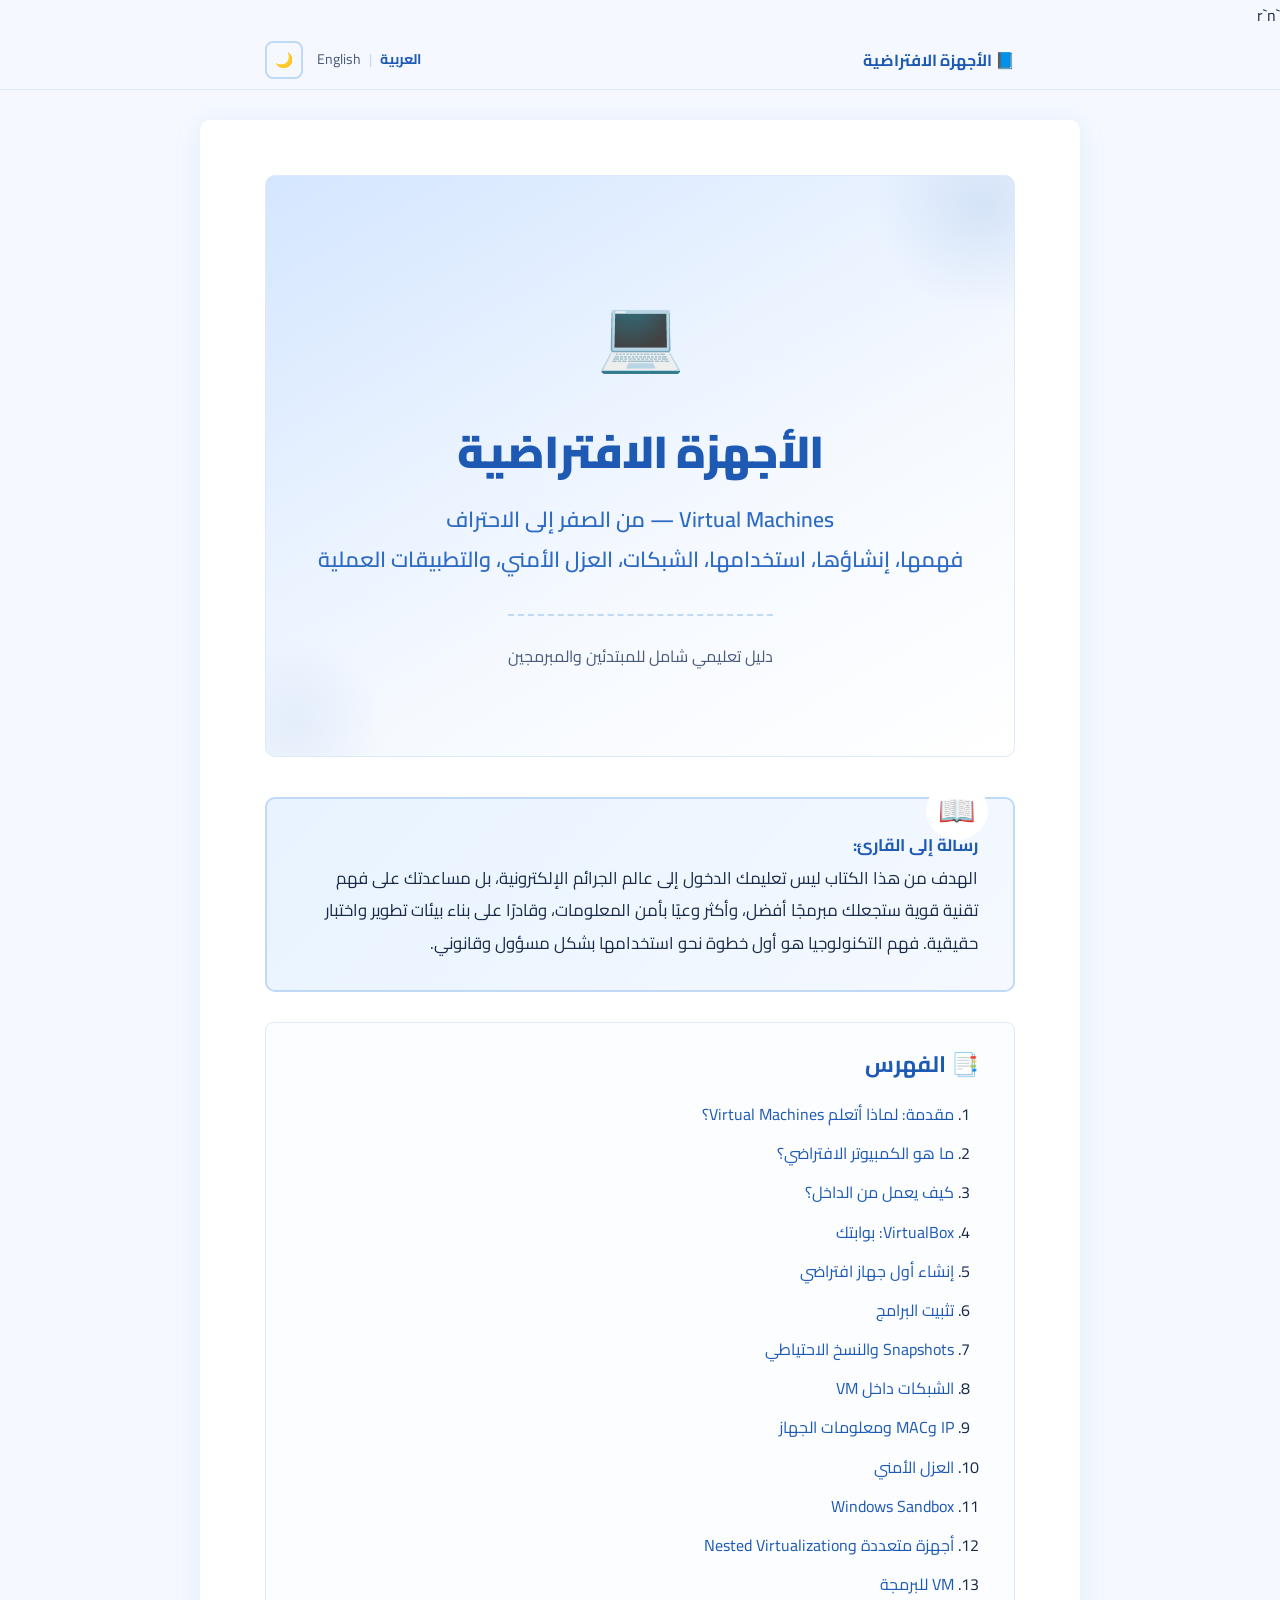
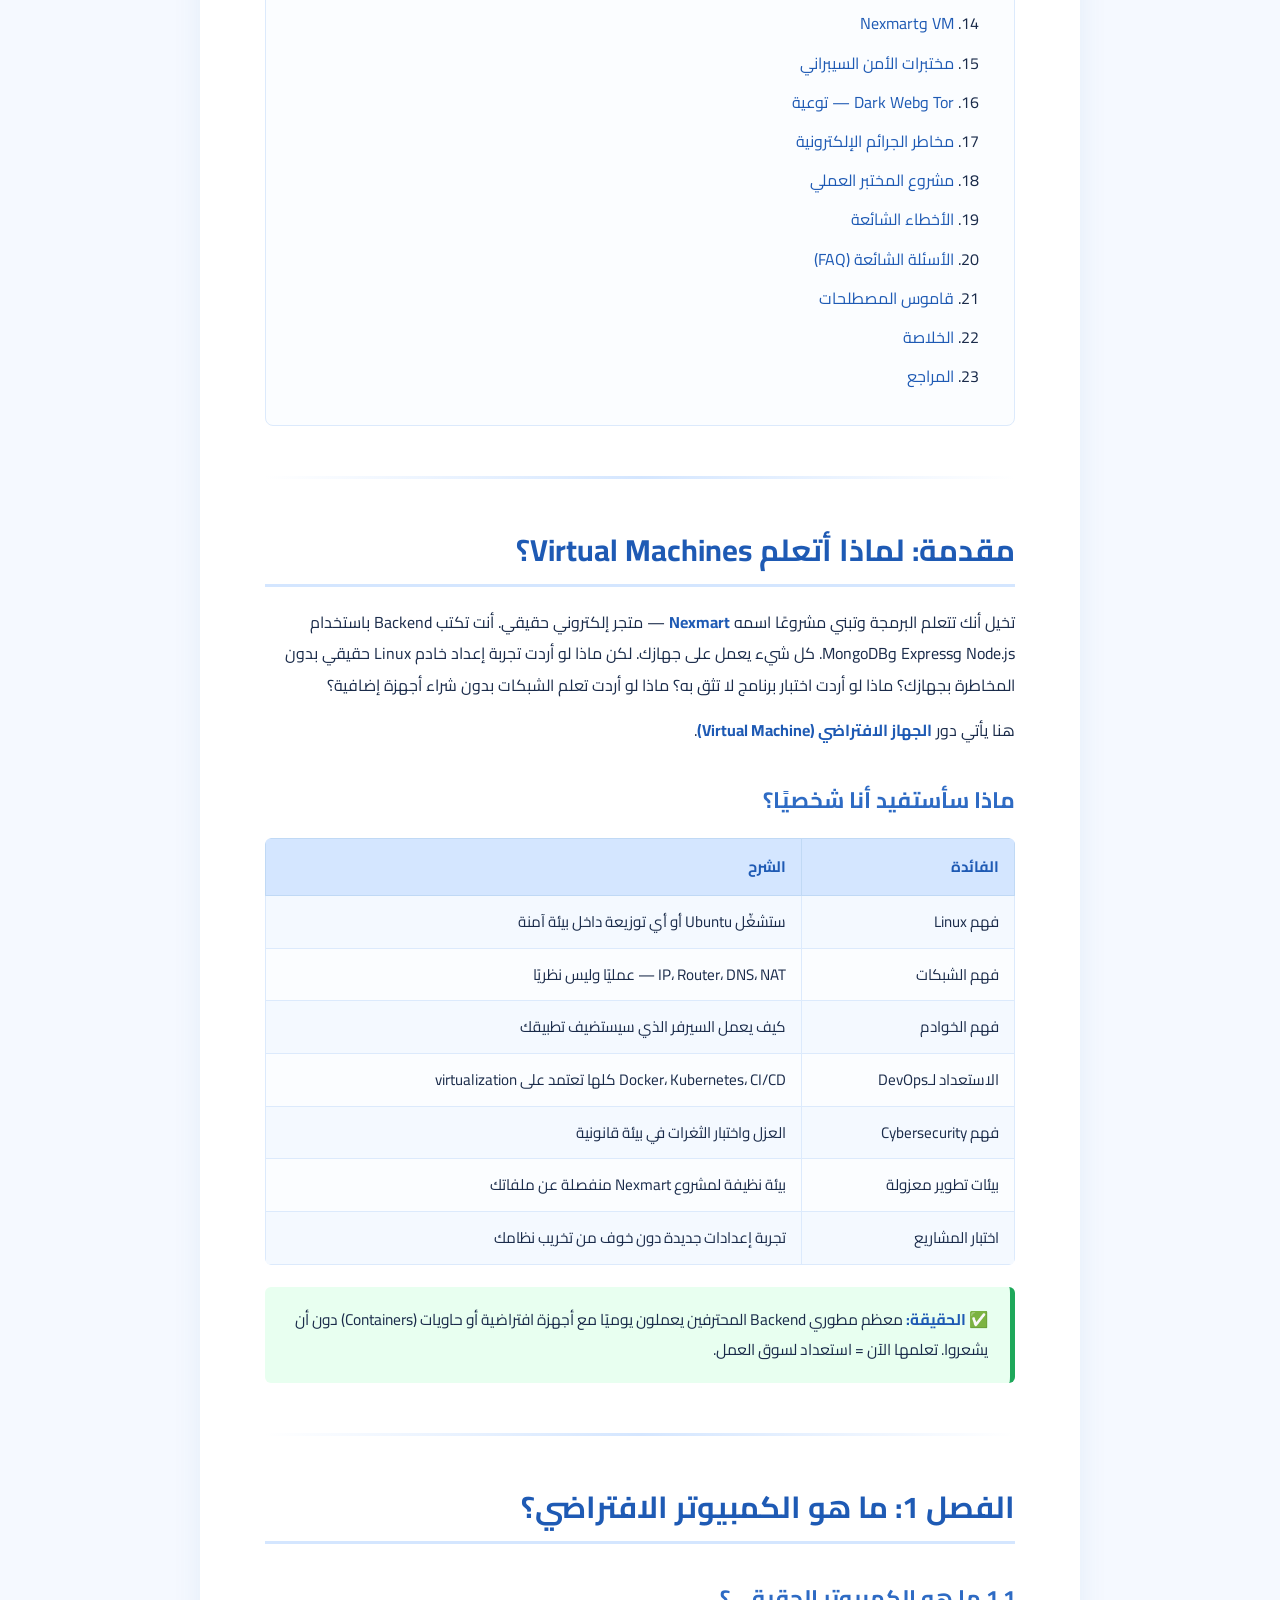
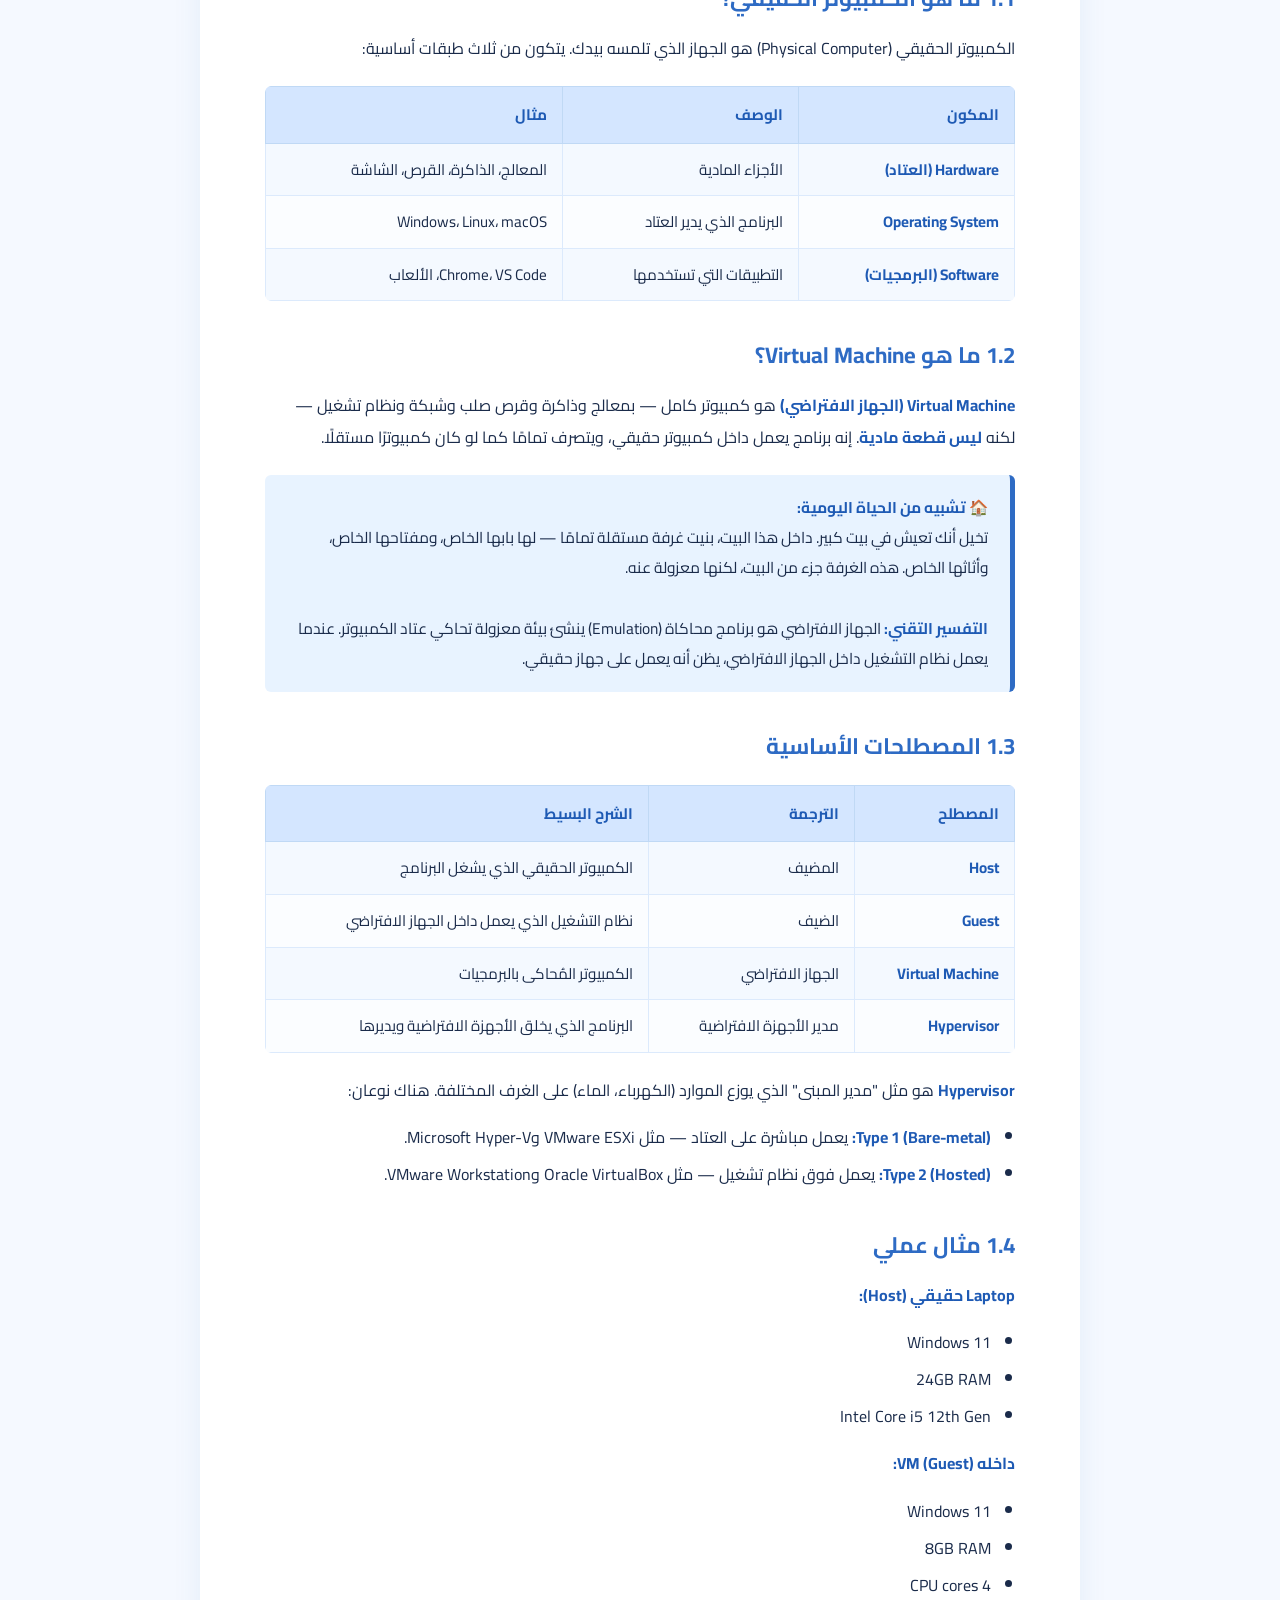
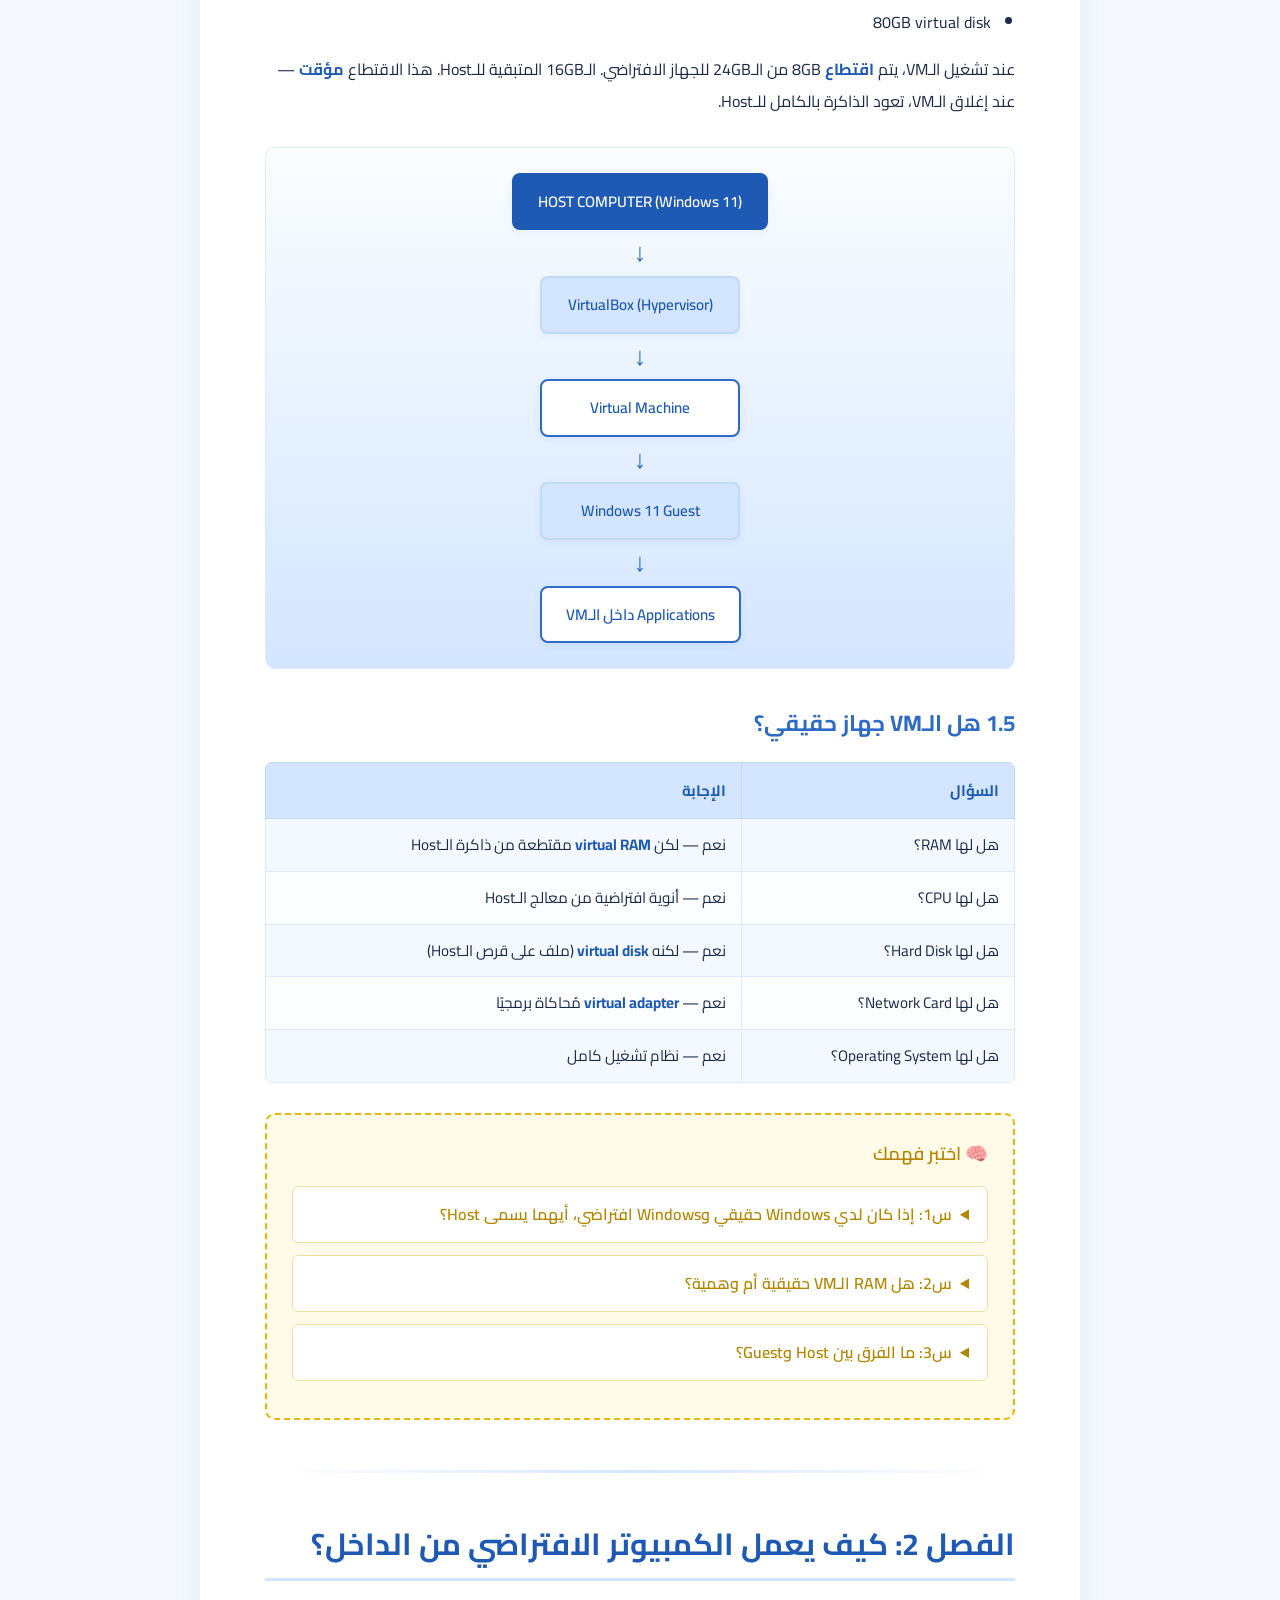
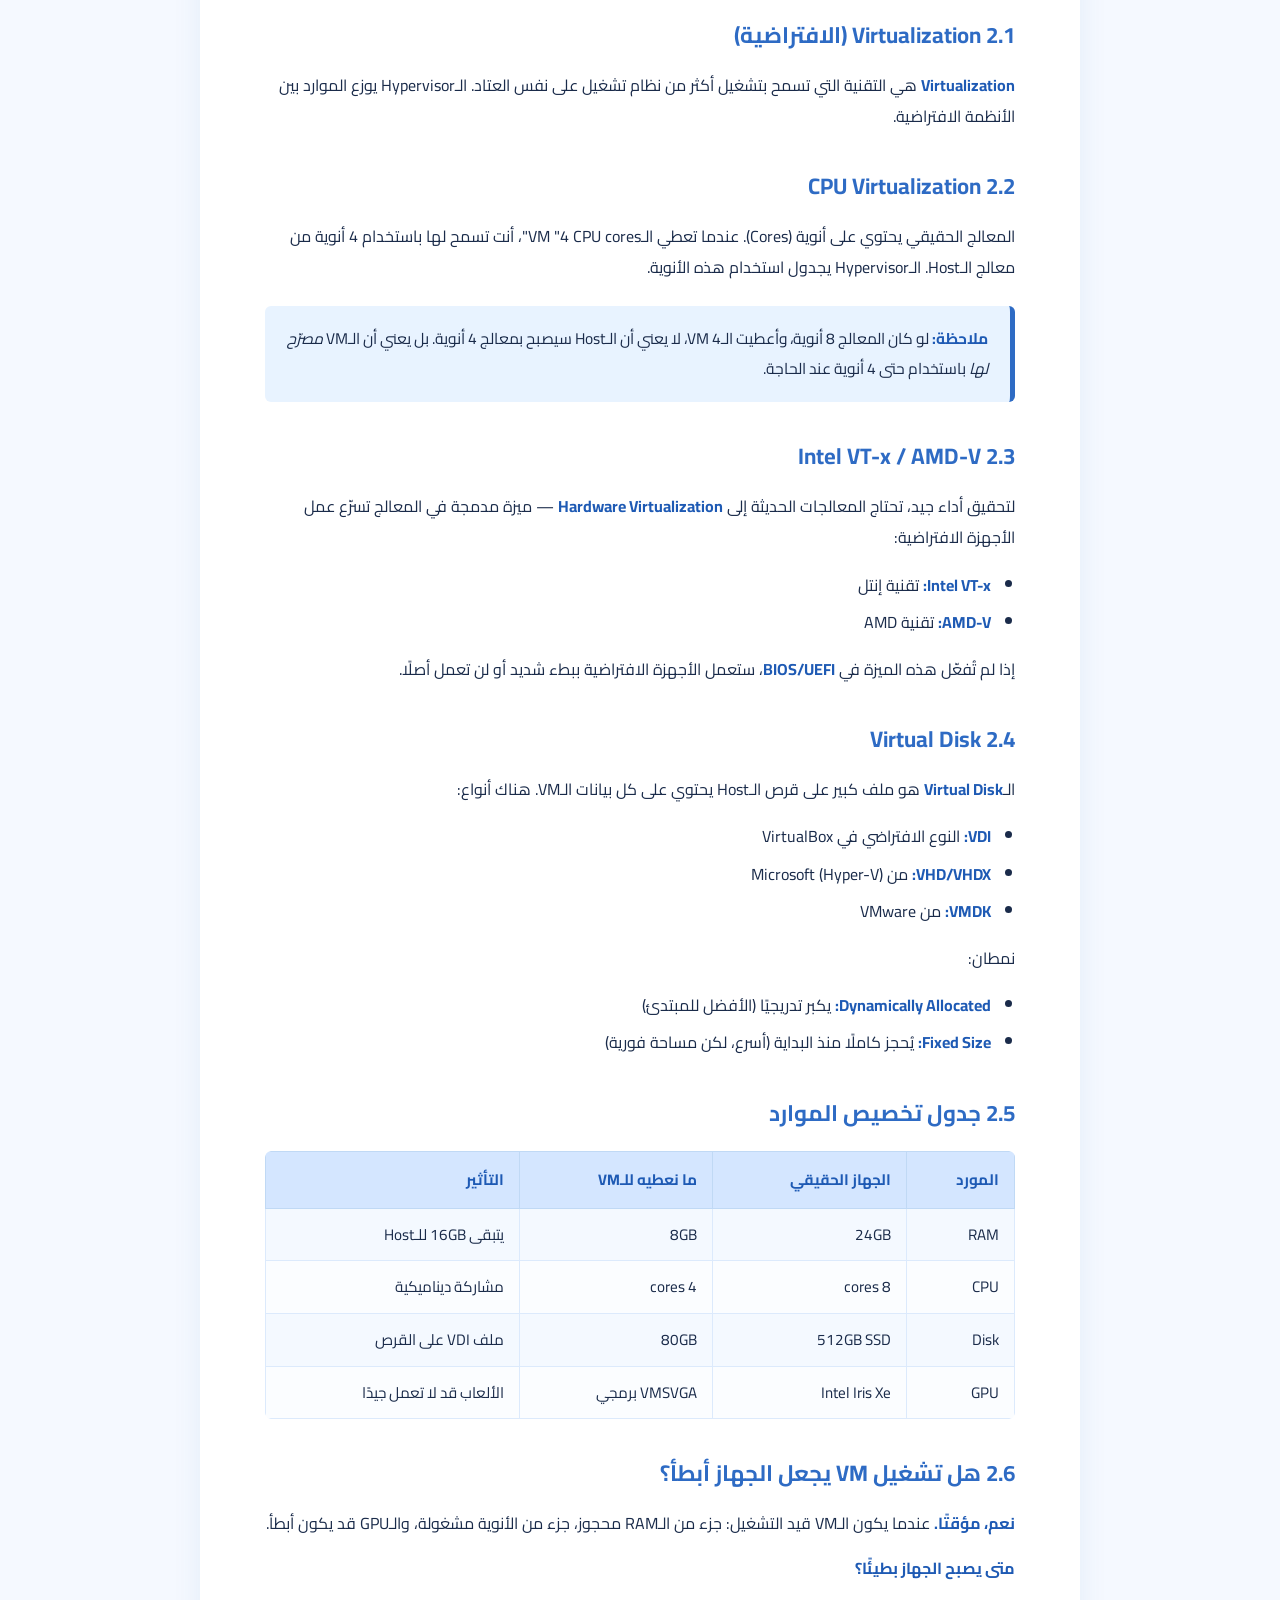
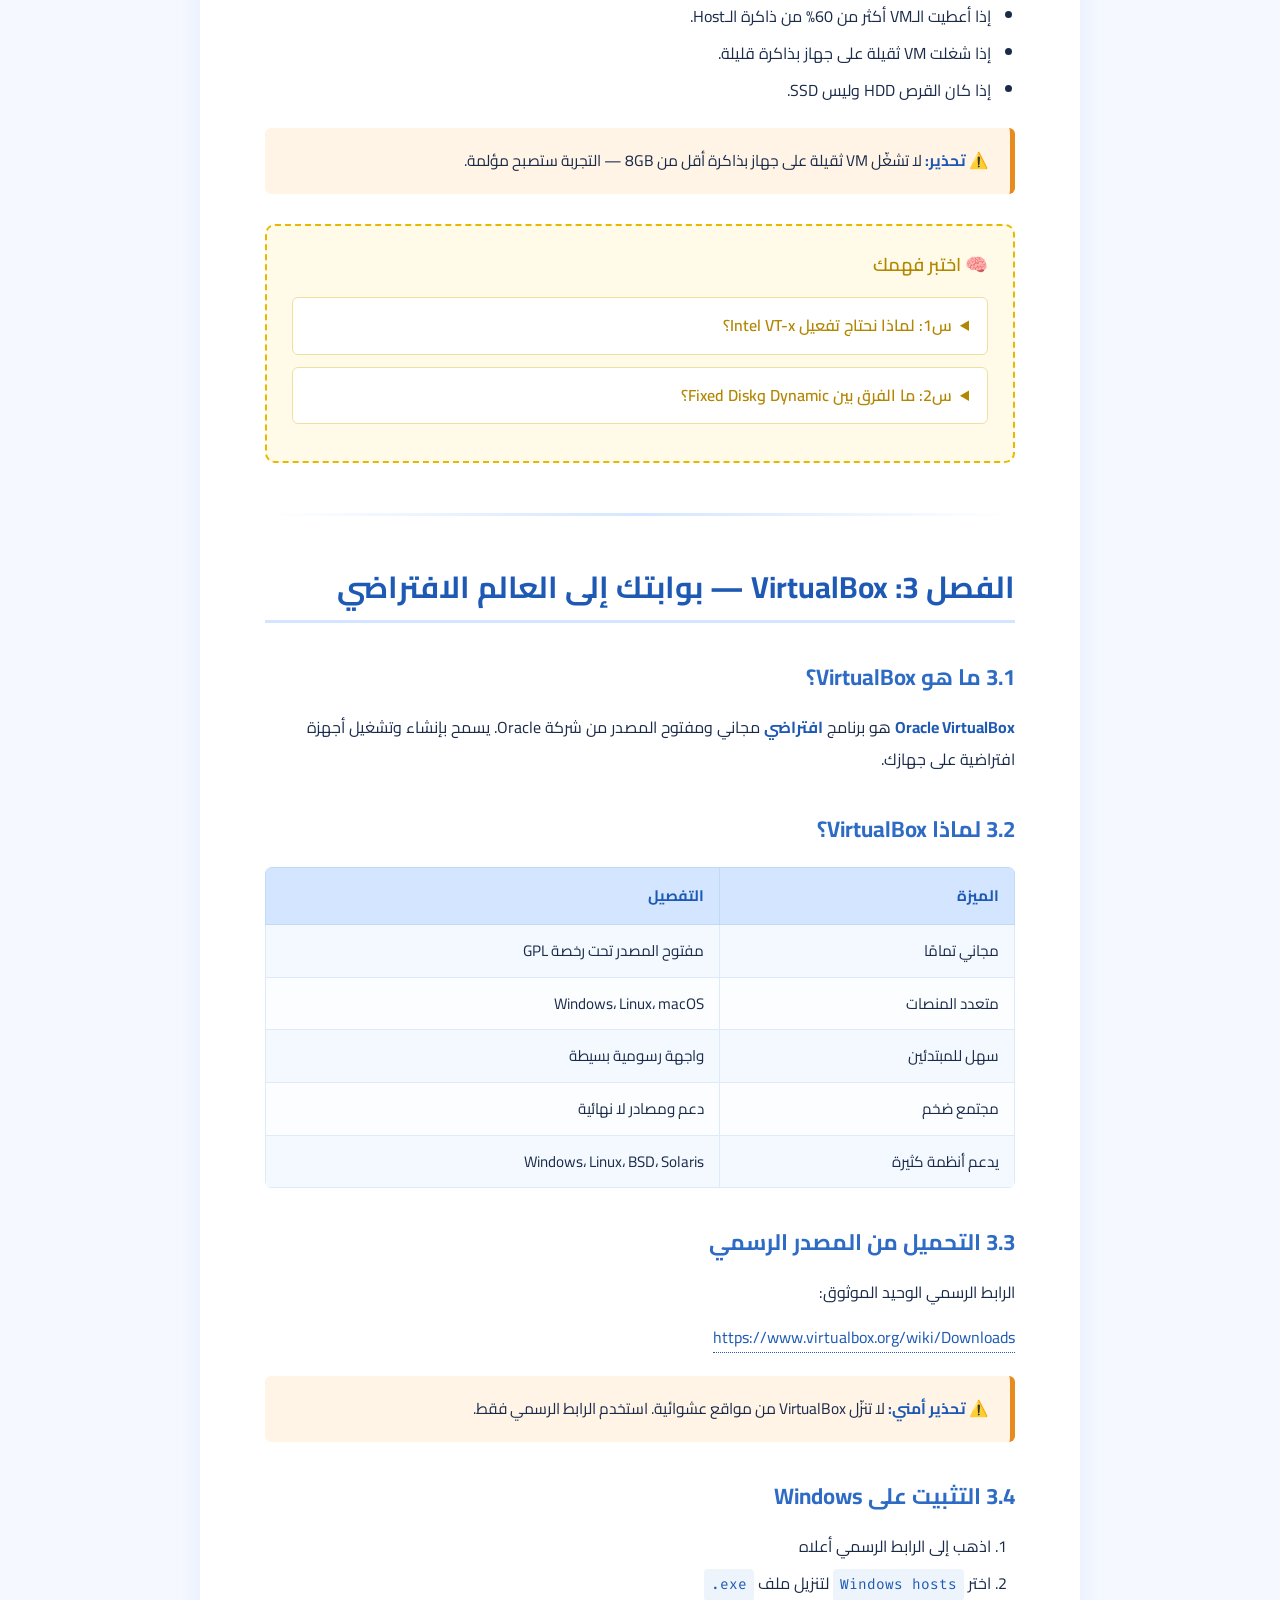
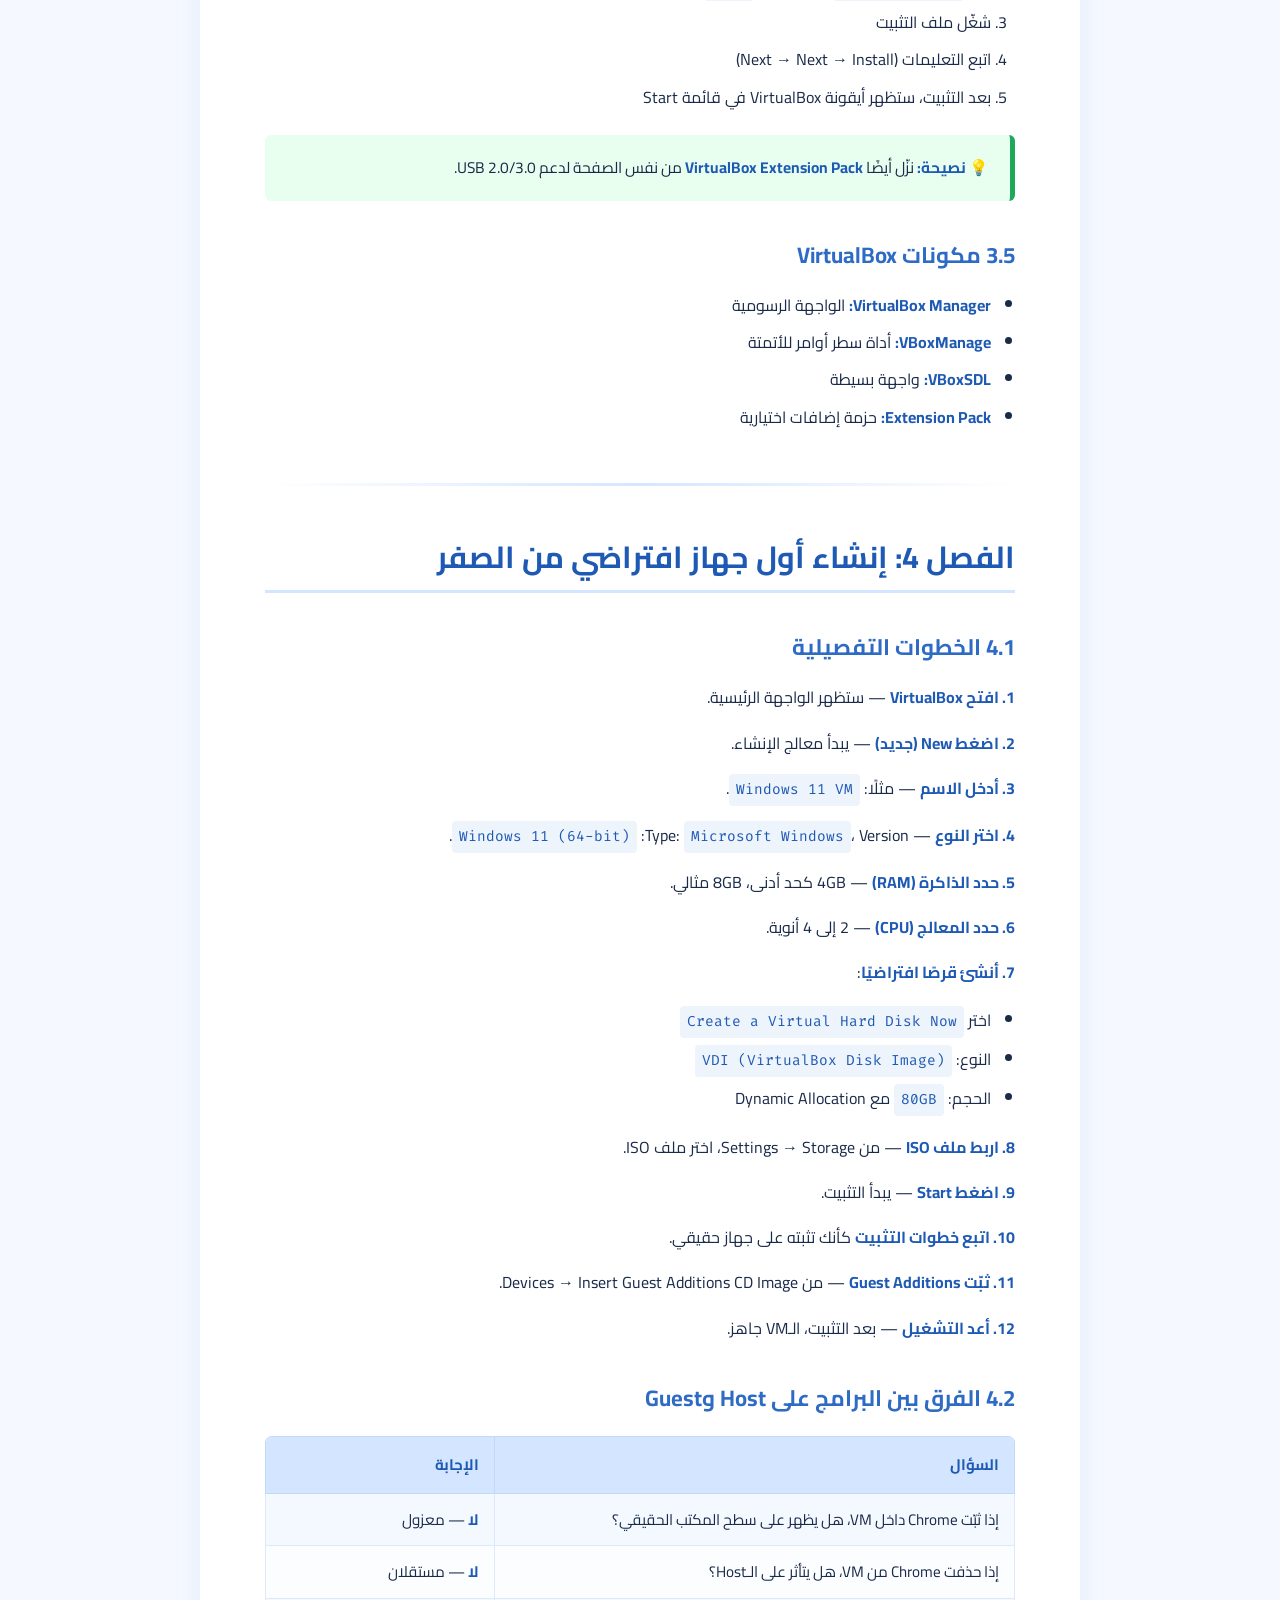
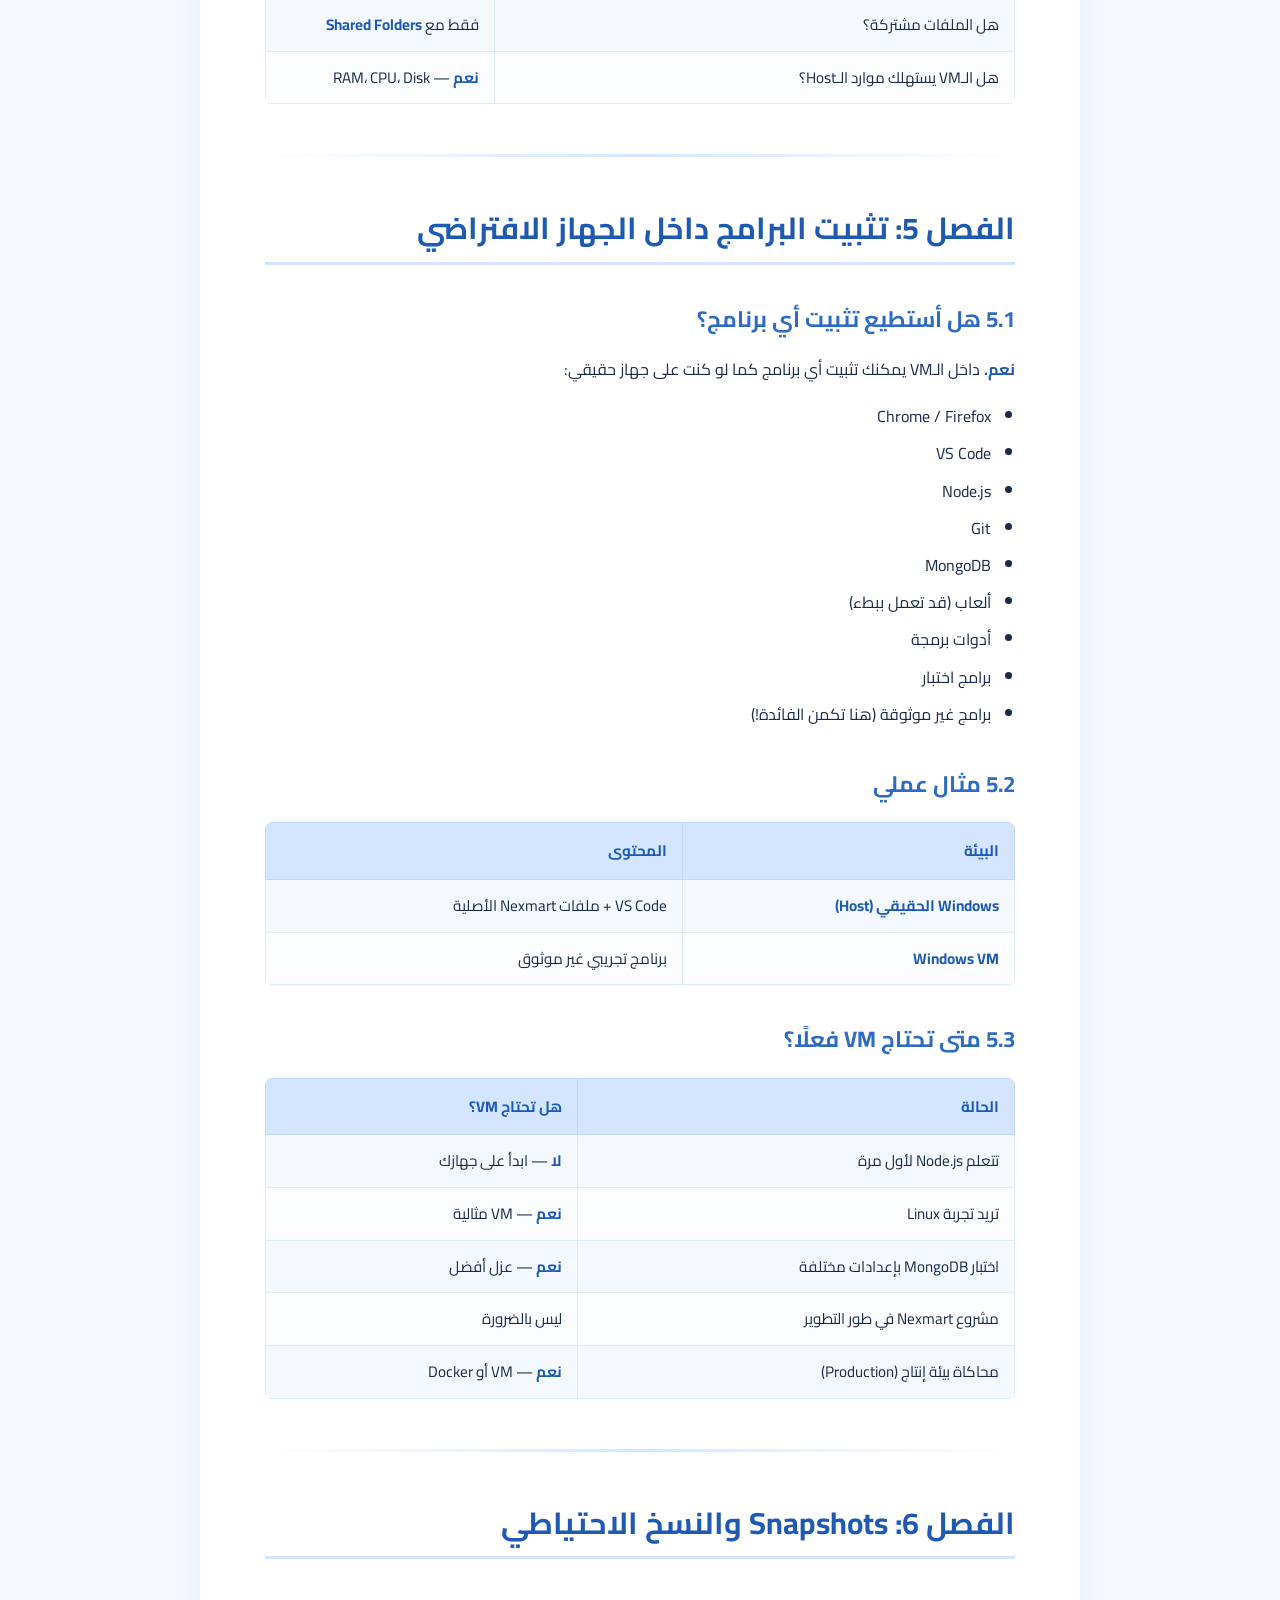
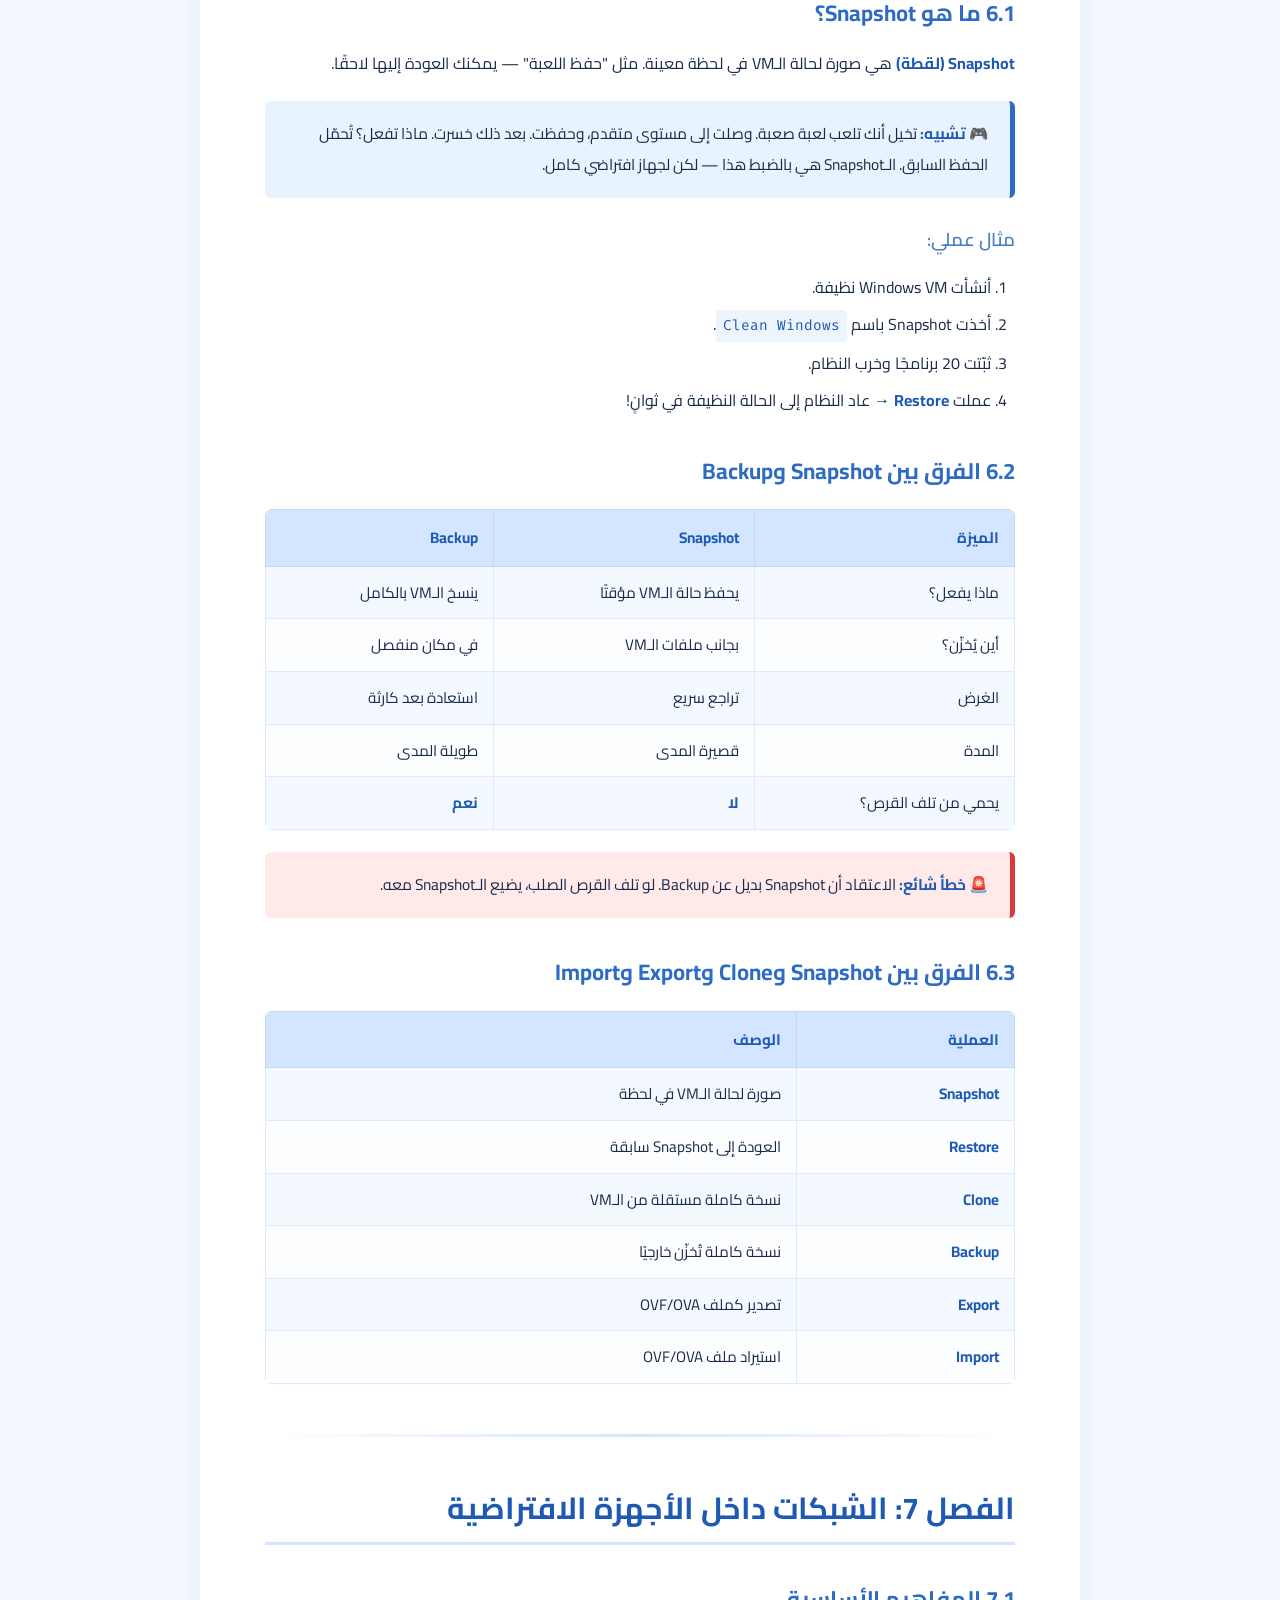
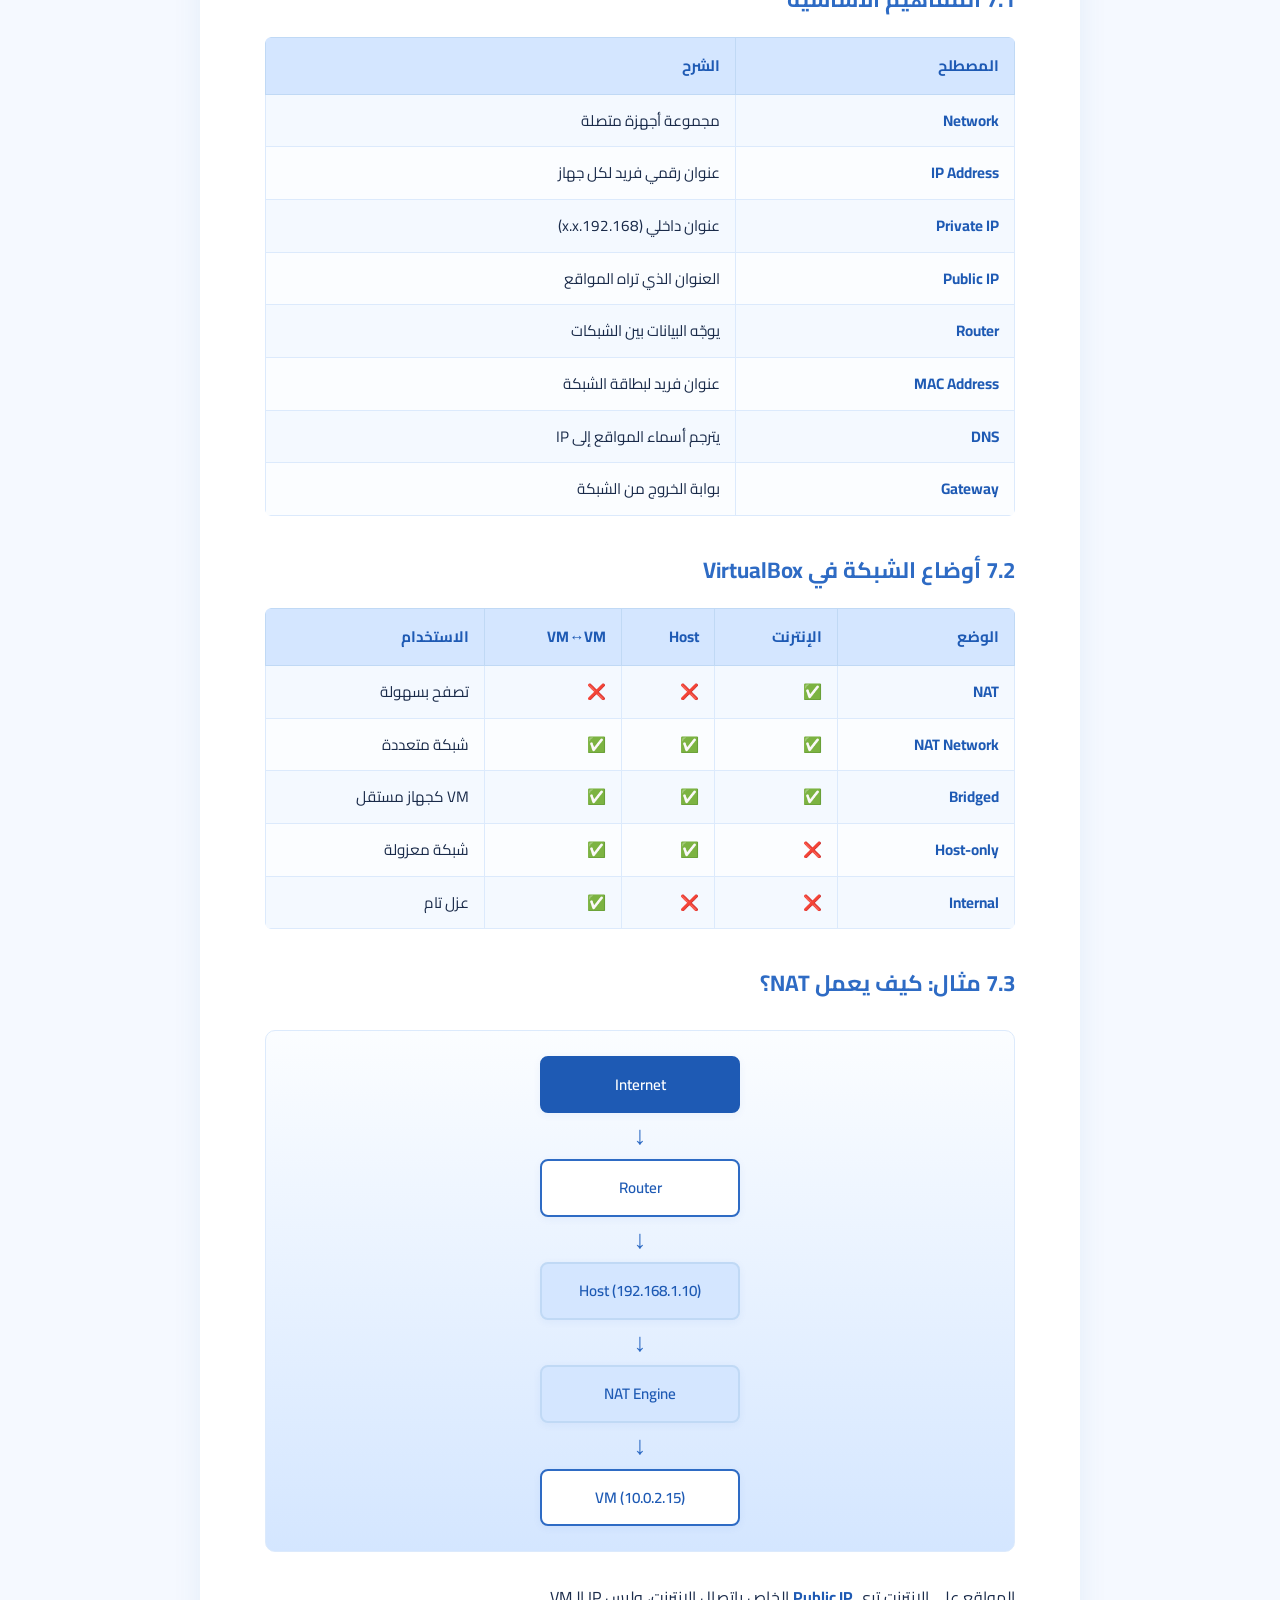
<file: index.html>
﻿<!DOCTYPE html>
<html lang="ar" dir="rtl">
<head>
<meta charset="UTF-8">
<meta name="viewport" content="width=device-width, initial-scale=1.0, viewport-fit=cover">
<meta name="theme-color" content="#1e5ab4">
<meta name="description" content="دليل تعليمي شامل للمبتدئين والمبرمجين عن الأجهزة الافتراضية (Virtual Machines).">`r`n<title>الأجهزة الافتراضية — من الصفر إلى الاحتراف</title>
<link rel="preconnect" href="https://fonts.googleapis.com">
<link rel="preconnect" href="https://fonts.gstatic.com" crossorigin>
<link href="https://fonts.googleapis.com/css2?family=Cairo:wght@300;400;600;700;900&family=Fira+Code:wght@400;600&display=swap" rel="stylesheet">
<link rel="stylesheet" href="./css/style.css">
</head>
<body>

<header class="site-header">
  <div class="header-content">
    <a href="#" class="header-logo">📘 الأجهزة الافتراضية</a>
    <div class="header-actions">
      <div class="lang-switch">
        <span class="lang-active">العربية</span>
        <span class="lang-divider">|</span>
        <a href="en.html">English</a>
      </div>
      <button id="theme-toggle" class="theme-toggle" aria-label="Toggle Dark Mode">
        <span class="theme-icon">🌙</span>
      </button>
    </div>
  </div>
</header>

<div id="progress-bar"></div>
<button id="back-to-top" title="عودة للأعلى">↑</button>

<div class="page">
<div class="cover">
  <span class="icon-vm">💻</span>
  <h1>الأجهزة الافتراضية</h1>
  <p class="subtitle">Virtual Machines — من الصفر إلى الاحتراف</p>
  <p class="subtitle">فهمها، إنشاؤها، استخدامها، الشبكات، العزل الأمني، والتطبيقات العملية</p>
  <p class="tagline">دليل تعليمي شامل للمبتدئين والمبرمجين</p>
</div>

<div class="intro-message">
  <strong>رسالة إلى القارئ:</strong><br>
  الهدف من هذا الكتاب ليس تعليمك الدخول إلى عالم الجرائم الإلكترونية، بل مساعدتك على فهم تقنية قوية ستجعلك مبرمجًا أفضل، وأكثر وعيًا بأمن المعلومات، وقادرًا على بناء بيئات تطوير واختبار حقيقية. فهم التكنولوجيا هو أول خطوة نحو استخدامها بشكل مسؤول وقانوني.
</div>

<div class="toc">
  <h2>📑 الفهرس</h2>
  <ol>
    <li><a href="#ch0">مقدمة: لماذا أتعلم Virtual Machines؟</a></li>
    <li><a href="#ch1">ما هو الكمبيوتر الافتراضي؟</a></li>
    <li><a href="#ch2">كيف يعمل من الداخل؟</a></li>
    <li><a href="#ch3">VirtualBox: بوابتك</a></li>
    <li><a href="#ch4">إنشاء أول جهاز افتراضي</a></li>
    <li><a href="#ch5">تثبيت البرامج</a></li>
    <li><a href="#ch6">Snapshots والنسخ الاحتياطي</a></li>
    <li><a href="#ch7">الشبكات داخل VM</a></li>
    <li><a href="#ch8">IP وMAC ومعلومات الجهاز</a></li>
    <li><a href="#ch9">العزل الأمني</a></li>
    <li><a href="#ch10">Windows Sandbox</a></li>
    <li><a href="#ch11">أجهزة متعددة وNested Virtualization</a></li>
    <li><a href="#ch12">VM للبرمجة</a></li>
    <li><a href="#ch13">VM وNexmart</a></li>
    <li><a href="#ch14">مختبرات الأمن السيبراني</a></li>
    <li><a href="#ch15">Tor وDark Web — توعية</a></li>
    <li><a href="#ch16">مخاطر الجرائم الإلكترونية</a></li>
    <li><a href="#ch17">مشروع المختبر العملي</a></li>
    <li><a href="#ch18">الأخطاء الشائعة</a></li>
    <li><a href="#ch19">الأسئلة الشائعة (FAQ)</a></li>
    <li><a href="#glossary">قاموس المصطلحات</a></li>
    <li><a href="#summary">الخلاصة</a></li>
    <li><a href="#references">المراجع</a></li>
  </ol>
</div>

<hr class="chapter-divider">

<h1 id="ch0">مقدمة: لماذا أتعلم Virtual Machines؟</h1>

<p>تخيل أنك تتعلم البرمجة وتبني مشروعًا اسمه <strong>Nexmart</strong> — متجر إلكتروني حقيقي. أنت تكتب Backend باستخدام Node.js وExpress وMongoDB. كل شيء يعمل على جهازك. لكن ماذا لو أردت تجربة إعداد خادم Linux حقيقي بدون المخاطرة بجهازك؟ ماذا لو أردت اختبار برنامج لا تثق به؟ ماذا لو أردت تعلم الشبكات بدون شراء أجهزة إضافية؟</p>

<p>هنا يأتي دور <strong>الجهاز الافتراضي (Virtual Machine)</strong>.</p>

<h2>ماذا سأستفيد أنا شخصيًا؟</h2>

<div class="table-wrap">
<table>
  <tr><th>الفائدة</th><th>الشرح</th></tr>
  <tr><td>فهم Linux</td><td>ستشغّل Ubuntu أو أي توزيعة داخل بيئة آمنة</td></tr>
  <tr><td>فهم الشبكات</td><td>IP، Router، DNS، NAT — عمليًا وليس نظريًا</td></tr>
  <tr><td>فهم الخوادم</td><td>كيف يعمل السيرفر الذي سيستضيف تطبيقك</td></tr>
  <tr><td>الاستعداد لـDevOps</td><td>Docker، Kubernetes، CI/CD كلها تعتمد على virtualization</td></tr>
  <tr><td>فهم Cybersecurity</td><td>العزل واختبار الثغرات في بيئة قانونية</td></tr>
  <tr><td>بيئات تطوير معزولة</td><td>بيئة نظيفة لمشروع Nexmart منفصلة عن ملفاتك</td></tr>
  <tr><td>اختبار المشاريع</td><td>تجربة إعدادات جديدة دون خوف من تخريب نظامك</td></tr>
</table>
</div>

<div class="tip">
  <strong>✅ الحقيقة:</strong> معظم مطوري Backend المحترفين يعملون يوميًا مع أجهزة افتراضية أو حاويات (Containers) دون أن يشعروا. تعلمها الآن = استعداد لسوق العمل.
</div>

<hr class="chapter-divider">

<h1 id="ch1">الفصل 1: ما هو الكمبيوتر الافتراضي؟</h1>

<h2>1.1 ما هو الكمبيوتر الحقيقي؟</h2>

<p>الكمبيوتر الحقيقي (Physical Computer) هو الجهاز الذي تلمسه بيدك. يتكون من ثلاث طبقات أساسية:</p>

<div class="table-wrap">
<table>
  <tr><th>المكون</th><th>الوصف</th><th>مثال</th></tr>
  <tr><td><strong>Hardware (العتاد)</strong></td><td>الأجزاء المادية</td><td>المعالج، الذاكرة، القرص، الشاشة</td></tr>
  <tr><td><strong>Operating System</strong></td><td>البرنامج الذي يدير العتاد</td><td>Windows، Linux، macOS</td></tr>
  <tr><td><strong>Software (البرمجيات)</strong></td><td>التطبيقات التي تستخدمها</td><td>Chrome، VS Code، الألعاب</td></tr>
</table>
</div>

<h2>1.2 ما هو Virtual Machine؟</h2>

<p><strong>Virtual Machine (الجهاز الافتراضي)</strong> هو كمبيوتر كامل — بمعالج وذاكرة وقرص صلب وشبكة ونظام تشغيل — لكنه <strong>ليس قطعة مادية</strong>. إنه برنامج يعمل داخل كمبيوتر حقيقي، ويتصرف تمامًا كما لو كان كمبيوترًا مستقلًا.</p>

<div class="note">
  <strong>🏠 تشبيه من الحياة اليومية:</strong><br>
  تخيل أنك تعيش في بيت كبير. داخل هذا البيت، بنيت غرفة مستقلة تمامًا — لها بابها الخاص، ومفتاحها الخاص، وأثاثها الخاص. هذه الغرفة جزء من البيت، لكنها معزولة عنه.<br><br>
  <strong>التفسير التقني:</strong> الجهاز الافتراضي هو برنامج محاكاة (Emulation) ينشئ بيئة معزولة تحاكي عتاد الكمبيوتر. عندما يعمل نظام التشغيل داخل الجهاز الافتراضي، يظن أنه يعمل على جهاز حقيقي.
</div>

<h2>1.3 المصطلحات الأساسية</h2>

<div class="table-wrap">
<table>
  <tr><th>المصطلح</th><th>الترجمة</th><th>الشرح البسيط</th></tr>
  <tr><td><strong>Host</strong></td><td>المضيف</td><td>الكمبيوتر الحقيقي الذي يشغل البرنامج</td></tr>
  <tr><td><strong>Guest</strong></td><td>الضيف</td><td>نظام التشغيل الذي يعمل داخل الجهاز الافتراضي</td></tr>
  <tr><td><strong>Virtual Machine</strong></td><td>الجهاز الافتراضي</td><td>الكمبيوتر المُحاكى بالبرمجيات</td></tr>
  <tr><td><strong>Hypervisor</strong></td><td>مدير الأجهزة الافتراضية</td><td>البرنامج الذي يخلق الأجهزة الافتراضية ويديرها</td></tr>
</table>
</div>

<p><strong>Hypervisor</strong> هو مثل "مدير المبنى" الذي يوزع الموارد (الكهرباء، الماء) على الغرف المختلفة. هناك نوعان:</p>

<ul>
  <li><strong>Type 1 (Bare-metal):</strong> يعمل مباشرة على العتاد — مثل VMware ESXi وMicrosoft Hyper-V.</li>
  <li><strong>Type 2 (Hosted):</strong> يعمل فوق نظام تشغيل — مثل Oracle VirtualBox وVMware Workstation.</li>
</ul>

<h2>1.4 مثال عملي</h2>

<p><strong>Laptop حقيقي (Host):</strong></p>
<ul>
  <li>Windows 11</li>
  <li>24GB RAM</li>
  <li>Intel Core i5 12th Gen</li>
</ul>

<p><strong>داخله VM (Guest):</strong></p>
<ul>
  <li>Windows 11</li>
  <li>8GB RAM</li>
  <li>4 CPU cores</li>
  <li>80GB virtual disk</li>
</ul>

<p>عند تشغيل الـVM، يتم <strong>اقتطاع</strong> 8GB من الـ24GB للجهاز الافتراضي. الـ16GB المتبقية للـHost. هذا الاقتطاع <strong>مؤقت</strong> — عند إغلاق الـVM، تعود الذاكرة بالكامل للـHost.</p>

<div class="diagram">
  <div class="box accent">HOST COMPUTER (Windows 11)</div>
  <div class="arrow">↓</div>
  <div class="box soft">VirtualBox (Hypervisor)</div>
  <div class="arrow">↓</div>
  <div class="box">Virtual Machine</div>
  <div class="arrow">↓</div>
  <div class="box soft">Windows 11 Guest</div>
  <div class="arrow">↓</div>
  <div class="box">Applications داخل الـVM</div>
</div>

<h2>1.5 هل الـVM جهاز حقيقي؟</h2>

<div class="table-wrap">
<table>
  <tr><th>السؤال</th><th>الإجابة</th></tr>
  <tr><td>هل لها RAM؟</td><td>نعم — لكن <strong>virtual RAM</strong> مقتطعة من ذاكرة الـHost</td></tr>
  <tr><td>هل لها CPU؟</td><td>نعم — أنوية افتراضية من معالج الـHost</td></tr>
  <tr><td>هل لها Hard Disk؟</td><td>نعم — لكنه <strong>virtual disk</strong> (ملف على قرص الـHost)</td></tr>
  <tr><td>هل لها Network Card؟</td><td>نعم — <strong>virtual adapter</strong> مُحاكاة برمجيًا</td></tr>
  <tr><td>هل لها Operating System؟</td><td>نعم — نظام تشغيل كامل</td></tr>
</table>
</div>

<div class="quiz">
  <h3>🧠 اختبر فهمك</h3>
  <details>
    <summary>س1: إذا كان لدي Windows حقيقي وWindows افتراضي، أيهما يسمى Host؟</summary>
    <p>الـWindows الحقيقي هو الـHost لأنه الجهاز الفعلي الذي يشغل البرنامج.</p>
  </details>
  <details>
    <summary>س2: هل RAM الـVM حقيقية أم وهمية؟</summary>
    <p>ذاكرة حقيقية مقتطعة من الـHost، لكنها "افتراضية" من منظور الـVM.</p>
  </details>
  <details>
    <summary>س3: ما الفرق بين Host وGuest؟</summary>
    <p>Host = الكمبيوتر الفعلي. Guest = نظام التشغيل الذي يعمل داخل VM.</p>
  </details>
</div>

<hr class="chapter-divider">
<h1 id="ch2">الفصل 2: كيف يعمل الكمبيوتر الافتراضي من الداخل؟</h1>

<h2>2.1 Virtualization (الافتراضية)</h2>
<p><strong>Virtualization</strong> هي التقنية التي تسمح بتشغيل أكثر من نظام تشغيل على نفس العتاد. الـHypervisor يوزع الموارد بين الأنظمة الافتراضية.</p>

<h2>2.2 CPU Virtualization</h2>
<p>المعالج الحقيقي يحتوي على أنوية (Cores). عندما تعطي الـVM "4 CPU cores"، أنت تسمح لها باستخدام 4 أنوية من معالج الـHost. الـHypervisor يجدول استخدام هذه الأنوية.</p>

<div class="note">
  <strong>ملاحظة:</strong> لو كان المعالج 8 أنوية، وأعطيت الـVM 4، لا يعني أن الـHost سيصبح بمعالج 4 أنوية. بل يعني أن الـVM <em>مصرّح لها</em> باستخدام حتى 4 أنوية عند الحاجة.
</div>

<h2>2.3 Intel VT-x / AMD-V</h2>
<p>لتحقيق أداء جيد، تحتاج المعالجات الحديثة إلى <strong>Hardware Virtualization</strong> — ميزة مدمجة في المعالج تسرّع عمل الأجهزة الافتراضية:</p>
<ul>
  <li><strong>Intel VT-x:</strong> تقنية إنتل</li>
  <li><strong>AMD-V:</strong> تقنية AMD</li>
</ul>
<p>إذا لم تُفعّل هذه الميزة في <strong>BIOS/UEFI</strong>، ستعمل الأجهزة الافتراضية ببطء شديد أو لن تعمل أصلًا.</p>

<h2>2.4 Virtual Disk</h2>
<p>الـ<strong>Virtual Disk</strong> هو ملف كبير على قرص الـHost يحتوي على كل بيانات الـVM. هناك أنواع:</p>
<ul>
  <li><strong>VDI:</strong> النوع الافتراضي في VirtualBox</li>
  <li><strong>VHD/VHDX:</strong> من Microsoft (Hyper-V)</li>
  <li><strong>VMDK:</strong> من VMware</li>
</ul>
<p>نمطان:</p>
<ul>
  <li><strong>Dynamically Allocated:</strong> يكبر تدريجيًا (الأفضل للمبتدئ)</li>
  <li><strong>Fixed Size:</strong> يُحجز كاملًا منذ البداية (أسرع، لكن مساحة فورية)</li>
</ul>

<h2>2.5 جدول تخصيص الموارد</h2>

<div class="table-wrap">
<table>
  <tr><th>المورد</th><th>الجهاز الحقيقي</th><th>ما نعطيه للـVM</th><th>التأثير</th></tr>
  <tr><td>RAM</td><td>24GB</td><td>8GB</td><td>يتبقى 16GB للـHost</td></tr>
  <tr><td>CPU</td><td>8 cores</td><td>4 cores</td><td>مشاركة ديناميكية</td></tr>
  <tr><td>Disk</td><td>512GB SSD</td><td>80GB</td><td>ملف VDI على القرص</td></tr>
  <tr><td>GPU</td><td>Intel Iris Xe</td><td>VMSVGA برمجي</td><td>الألعاب قد لا تعمل جيدًا</td></tr>
</table>
</div>

<h2>2.6 هل تشغيل VM يجعل الجهاز أبطأ؟</h2>
<p><strong>نعم، مؤقتًا.</strong> عندما يكون الـVM قيد التشغيل: جزء من الـRAM محجوز، جزء من الأنوية مشغولة، والـGPU قد يكون أبطأ.</p>
<p><strong>متى يصبح الجهاز بطيئًا؟</strong></p>
<ul>
  <li>إذا أعطيت الـVM أكثر من 60% من ذاكرة الـHost.</li>
  <li>إذا شغلت VM ثقيلة على جهاز بذاكرة قليلة.</li>
  <li>إذا كان القرص HDD وليس SSD.</li>
</ul>

<div class="warning">
  <strong>⚠️ تحذير:</strong> لا تشغّل VM ثقيلة على جهاز بذاكرة أقل من 8GB — التجربة ستصبح مؤلمة.
</div>

<div class="quiz">
  <h3>🧠 اختبر فهمك</h3>
  <details>
    <summary>س1: لماذا نحتاج تفعيل Intel VT-x؟</summary>
    <p>لأنه يسرّع عمل الـVM بشكل كبير عبر دعم العتاد المباشر.</p>
  </details>
  <details>
    <summary>س2: ما الفرق بين Dynamic وFixed Disk؟</summary>
    <p>Dynamic يكبر تدريجيًا، Fixed يُحجز كاملًا من البداية.</p>
  </details>
</div>

<hr class="chapter-divider">

<h1 id="ch3">الفصل 3: VirtualBox — بوابتك إلى العالم الافتراضي</h1>

<h2>3.1 ما هو VirtualBox؟</h2>
<p><strong>Oracle VirtualBox</strong> هو برنامج <strong>افتراضي</strong> مجاني ومفتوح المصدر من شركة Oracle. يسمح بإنشاء وتشغيل أجهزة افتراضية على جهازك.</p>

<h2>3.2 لماذا VirtualBox؟</h2>
<div class="table-wrap">
<table>
  <tr><th>الميزة</th><th>التفصيل</th></tr>
  <tr><td>مجاني تمامًا</td><td>مفتوح المصدر تحت رخصة GPL</td></tr>
  <tr><td>متعدد المنصات</td><td>Windows، Linux، macOS</td></tr>
  <tr><td>سهل للمبتدئين</td><td>واجهة رسومية بسيطة</td></tr>
  <tr><td>مجتمع ضخم</td><td>دعم ومصادر لا نهائية</td></tr>
  <tr><td>يدعم أنظمة كثيرة</td><td>Windows، Linux، BSD، Solaris</td></tr>
</table>
</div>

<h2>3.3 التحميل من المصدر الرسمي</h2>
<p>الرابط الرسمي الوحيد الموثوق:</p>
<p><a href="https://www.virtualbox.org/wiki/Downloads" target="_blank" rel="noopener">https://www.virtualbox.org/wiki/Downloads</a></p>

<div class="warning">
  <strong>⚠️ تحذير أمني:</strong> لا تنزّل VirtualBox من مواقع عشوائية. استخدم الرابط الرسمي فقط.
</div>

<h2>3.4 التثبيت على Windows</h2>
<ol>
  <li>اذهب إلى الرابط الرسمي أعلاه</li>
  <li>اختر <code>Windows hosts</code> لتنزيل ملف <code>.exe</code></li>
  <li>شغّل ملف التثبيت</li>
  <li>اتبع التعليمات (Next → Next → Install)</li>
  <li>بعد التثبيت، ستظهر أيقونة VirtualBox في قائمة Start</li>
</ol>

<div class="tip">
  <strong>💡 نصيحة:</strong> نزّل أيضًا <strong>VirtualBox Extension Pack</strong> من نفس الصفحة لدعم USB 2.0/3.0.
</div>

<h2>3.5 مكونات VirtualBox</h2>
<ul>
  <li><strong>VirtualBox Manager:</strong> الواجهة الرسومية</li>
  <li><strong>VBoxManage:</strong> أداة سطر أوامر للأتمتة</li>
  <li><strong>VBoxSDL:</strong> واجهة بسيطة</li>
  <li><strong>Extension Pack:</strong> حزمة إضافات اختيارية</li>
</ul>

<hr class="chapter-divider">

<h1 id="ch4">الفصل 4: إنشاء أول جهاز افتراضي من الصفر</h1>

<h2>4.1 الخطوات التفصيلية</h2>

<p><strong>1. افتح VirtualBox</strong> — ستظهر الواجهة الرئيسية.</p>
<p><strong>2. اضغط New (جديد)</strong> — يبدأ معالج الإنشاء.</p>
<p><strong>3. أدخل الاسم</strong> — مثلًا: <code>Windows 11 VM</code>.</p>
<p><strong>4. اختر النوع</strong> — Type: <code>Microsoft Windows</code>، Version: <code>Windows 11 (64-bit)</code>.</p>
<p><strong>5. حدد الذاكرة (RAM)</strong> — 4GB كحد أدنى، 8GB مثالي.</p>
<p><strong>6. حدد المعالج (CPU)</strong> — 2 إلى 4 أنوية.</p>
<p><strong>7. أنشئ قرصًا افتراضيًا</strong>:</p>
<ul>
  <li>اختر <code>Create a Virtual Hard Disk Now</code></li>
  <li>النوع: <code>VDI (VirtualBox Disk Image)</code></li>
  <li>الحجم: <code>80GB</code> مع Dynamic Allocation</li>
</ul>
<p><strong>8. اربط ملف ISO</strong> — من Settings → Storage، اختر ملف ISO.</p>
<p><strong>9. اضغط Start</strong> — يبدأ التثبيت.</p>
<p><strong>10. اتبع خطوات التثبيت</strong> كأنك تثبته على جهاز حقيقي.</p>
<p><strong>11. ثبّت Guest Additions</strong> — من Devices → Insert Guest Additions CD Image.</p>
<p><strong>12. أعد التشغيل</strong> — بعد التثبيت، الـVM جاهز.</p>

<h2>4.2 الفرق بين البرامج على Host وGuest</h2>

<div class="table-wrap">
<table>
  <tr><th>السؤال</th><th>الإجابة</th></tr>
  <tr><td>إذا ثبّت Chrome داخل VM، هل يظهر على سطح المكتب الحقيقي؟</td><td><strong>لا</strong> — معزول</td></tr>
  <tr><td>إذا حذفت Chrome من VM، هل يتأثر على الـHost؟</td><td><strong>لا</strong> — مستقلان</td></tr>
  <tr><td>هل الملفات مشتركة؟</td><td>فقط مع <strong>Shared Folders</strong></td></tr>
  <tr><td>هل الـVM يستهلك موارد الـHost؟</td><td><strong>نعم</strong> — RAM، CPU، Disk</td></tr>
</table>
</div>

<hr class="chapter-divider">
<h1 id="ch5">الفصل 5: تثبيت البرامج داخل الجهاز الافتراضي</h1>

<h2>5.1 هل أستطيع تثبيت أي برنامج؟</h2>
<p><strong>نعم.</strong> داخل الـVM يمكنك تثبيت أي برنامج كما لو كنت على جهاز حقيقي:</p>
<ul>
  <li>Chrome / Firefox</li>
  <li>VS Code</li>
  <li>Node.js</li>
  <li>Git</li>
  <li>MongoDB</li>
  <li>ألعاب (قد تعمل ببطء)</li>
  <li>أدوات برمجة</li>
  <li>برامج اختبار</li>
  <li>برامج غير موثوقة (هنا تكمن الفائدة!)</li>
</ul>

<h2>5.2 مثال عملي</h2>

<div class="table-wrap">
<table>
  <tr><th>البيئة</th><th>المحتوى</th></tr>
  <tr><td><strong>Windows الحقيقي (Host)</strong></td><td>VS Code + ملفات Nexmart الأصلية</td></tr>
  <tr><td><strong>Windows VM</strong></td><td>برنامج تجريبي غير موثوق</td></tr>
</table>
</div>

<h2>5.3 متى تحتاج VM فعلًا؟</h2>

<div class="table-wrap">
<table>
  <tr><th>الحالة</th><th>هل تحتاج VM؟</th></tr>
  <tr><td>تتعلم Node.js لأول مرة</td><td><strong>لا</strong> — ابدأ على جهازك</td></tr>
  <tr><td>تريد تجربة Linux</td><td><strong>نعم</strong> — VM مثالية</td></tr>
  <tr><td>اختبار MongoDB بإعدادات مختلفة</td><td><strong>نعم</strong> — عزل أفضل</td></tr>
  <tr><td>مشروع Nexmart في طور التطوير</td><td>ليس بالضرورة</td></tr>
  <tr><td>محاكاة بيئة إنتاج (Production)</td><td><strong>نعم</strong> — VM أو Docker</td></tr>
</table>
</div>

<hr class="chapter-divider">

<h1 id="ch6">الفصل 6: Snapshots والنسخ الاحتياطي</h1>

<h2>6.1 ما هو Snapshot؟</h2>
<p><strong>Snapshot (لقطة)</strong> هي صورة لحالة الـVM في لحظة معينة. مثل "حفظ اللعبة" — يمكنك العودة إليها لاحقًا.</p>

<div class="note">
  <strong>🎮 تشبيه:</strong> تخيل أنك تلعب لعبة صعبة. وصلت إلى مستوى متقدم، وحفظت. بعد ذلك خسرت. ماذا تفعل؟ تُحمّل الحفظ السابق. الـSnapshot هي بالضبط هذا — لكن لجهاز افتراضي كامل.
</div>

<h3>مثال عملي:</h3>
<ol>
  <li>أنشأت Windows VM نظيفة.</li>
  <li>أخذت Snapshot باسم <code>Clean Windows</code>.</li>
  <li>ثبّتت 20 برنامجًا وخرب النظام.</li>
  <li>عملت <strong>Restore</strong> → عاد النظام إلى الحالة النظيفة في ثوانٍ!</li>
</ol>

<h2>6.2 الفرق بين Snapshot وBackup</h2>

<div class="table-wrap">
<table>
  <tr><th>الميزة</th><th>Snapshot</th><th>Backup</th></tr>
  <tr><td>ماذا يفعل؟</td><td>يحفظ حالة الـVM مؤقتًا</td><td>ينسخ الـVM بالكامل</td></tr>
  <tr><td>أين يُخزّن؟</td><td>بجانب ملفات الـVM</td><td>في مكان منفصل</td></tr>
  <tr><td>الغرض</td><td>تراجع سريع</td><td>استعادة بعد كارثة</td></tr>
  <tr><td>المدة</td><td>قصيرة المدى</td><td>طويلة المدى</td></tr>
  <tr><td>يحمي من تلف القرص؟</td><td><strong>لا</strong></td><td><strong>نعم</strong></td></tr>
</table>
</div>

<div class="danger">
  <strong>🚨 خطأ شائع:</strong> الاعتقاد أن Snapshot بديل عن Backup. لو تلف القرص الصلب، يضيع الـSnapshot معه.
</div>

<h2>6.3 الفرق بين Snapshot وClone وExport وImport</h2>

<div class="table-wrap">
<table>
  <tr><th>العملية</th><th>الوصف</th></tr>
  <tr><td><strong>Snapshot</strong></td><td>صورة لحالة الـVM في لحظة</td></tr>
  <tr><td><strong>Restore</strong></td><td>العودة إلى Snapshot سابقة</td></tr>
  <tr><td><strong>Clone</strong></td><td>نسخة كاملة مستقلة من الـVM</td></tr>
  <tr><td><strong>Backup</strong></td><td>نسخة كاملة تُخزّن خارجيًا</td></tr>
  <tr><td><strong>Export</strong></td><td>تصدير كملف OVF/OVA</td></tr>
  <tr><td><strong>Import</strong></td><td>استيراد ملف OVF/OVA</td></tr>
</table>
</div>

<hr class="chapter-divider">

<h1 id="ch7">الفصل 7: الشبكات داخل الأجهزة الافتراضية</h1>

<h2>7.1 المفاهيم الأساسية</h2>

<div class="table-wrap">
<table>
  <tr><th>المصطلح</th><th>الشرح</th></tr>
  <tr><td><strong>Network</strong></td><td>مجموعة أجهزة متصلة</td></tr>
  <tr><td><strong>IP Address</strong></td><td>عنوان رقمي فريد لكل جهاز</td></tr>
  <tr><td><strong>Private IP</strong></td><td>عنوان داخلي (192.168.x.x)</td></tr>
  <tr><td><strong>Public IP</strong></td><td>العنوان الذي تراه المواقع</td></tr>
  <tr><td><strong>Router</strong></td><td>يوجّه البيانات بين الشبكات</td></tr>
  <tr><td><strong>MAC Address</strong></td><td>عنوان فريد لبطاقة الشبكة</td></tr>
  <tr><td><strong>DNS</strong></td><td>يترجم أسماء المواقع إلى IP</td></tr>
  <tr><td><strong>Gateway</strong></td><td>بوابة الخروج من الشبكة</td></tr>
</table>
</div>

<h2>7.2 أوضاع الشبكة في VirtualBox</h2>

<div class="table-wrap">
<table>
  <tr><th>الوضع</th><th>الإنترنت</th><th>Host</th><th>VM↔VM</th><th>الاستخدام</th></tr>
  <tr><td><strong>NAT</strong></td><td>✅</td><td>❌</td><td>❌</td><td>تصفح بسهولة</td></tr>
  <tr><td><strong>NAT Network</strong></td><td>✅</td><td>✅</td><td>✅</td><td>شبكة متعددة</td></tr>
  <tr><td><strong>Bridged</strong></td><td>✅</td><td>✅</td><td>✅</td><td>VM كجهاز مستقل</td></tr>
  <tr><td><strong>Host-only</strong></td><td>❌</td><td>✅</td><td>✅</td><td>شبكة معزولة</td></tr>
  <tr><td><strong>Internal</strong></td><td>❌</td><td>❌</td><td>✅</td><td>عزل تام</td></tr>
</table>
</div>

<h2>7.3 مثال: كيف يعمل NAT؟</h2>

<div class="diagram">
  <div class="box accent">Internet</div>
  <div class="arrow">↓</div>
  <div class="box">Router</div>
  <div class="arrow">↓</div>
  <div class="box soft">Host (192.168.1.10)</div>
  <div class="arrow">↓</div>
  <div class="box soft">NAT Engine</div>
  <div class="arrow">↓</div>
  <div class="box">VM (10.0.2.15)</div>
</div>

<p>المواقع على الإنترنت ترى <strong>Public IP</strong> الخاص باتصال الإنترنت، وليس IP الـVM.</p>

<div class="quiz">
  <h3>🧠 اختبر فهمك</h3>
  <details>
    <summary>س1: ما الفرق بين NAT وBridged؟</summary>
    <p>NAT يجعل الـVM خلف الـHost — لا يمكن الوصول إليها من الخارج. Bridged يجعل الـVM جهازًا مستقلًا بIP خاص.</p>
  </details>
  <details>
    <summary>س2: متى تستخدم Internal Network؟</summary>
    <p>عندما تريد شبكة معزولة تمامًا بين VM1 وVM2 فقط.</p>
  </details>
</div>

<hr class="chapter-divider">
<h1 id="ch8">الفصل 8: IP وMAC ومعلومات الجهاز</h1>

<h2>8.1 ما الذي يتغير عند إنشاء VM جديدة؟</h2>

<div class="table-wrap">
<table>
  <tr><th>المعلومة</th><th>يتغير؟</th><th>ملاحظات</th></tr>
  <tr><td>Private IP</td><td>✅</td><td>كل VM لها IP مختلف</td></tr>
  <tr><td>MAC Address</td><td>✅</td><td>يمكن تخصيصه يدويًا</td></tr>
  <tr><td>Computer Name</td><td>✅</td><td>يمكن تغييره</td></tr>
  <tr><td>Operating System</td><td>✅</td><td>حسب الـISO</td></tr>
  <tr><td>Public IP</td><td>❌</td><td>يبقى نفسه</td></tr>
  <tr><td>Browser User-Agent</td><td>✅</td><td>يتبع نظام التشغيل</td></tr>
  <tr><td>Screen Resolution</td><td>✅</td><td>حسب الإعدادات</td></tr>
</table>
</div>

<h2>8.2 تغيير IP الداخلي ≠ تغيير Public IP</h2>

<p>تغيير IP الداخلي للـVM <strong>لا يغيّر</strong> الـPublic IP الذي تراه المواقع. لتغيير عنوان الخروج للإنترنت:</p>

<ul>
  <li><strong>VPN</strong> (شبكة افتراضية خاصة)</li>
  <li><strong>Proxy</strong> (وسيط)</li>
  <li>شبكة Wi-Fi مختلفة</li>
  <li>Router مختلف</li>
</ul>

<div class="note">
  <strong>ملاحظة:</strong> هذا الفصل للفهم فقط — ليس دعوة للتخفي أو تجاوز القانون.
</div>

<hr class="chapter-divider">

<h1 id="ch9">الفصل 9: العزل الأمني</h1>

<h2>9.1 ماذا يحدث إذا دخل Malware إلى VM؟</h2>

<div class="table-wrap">
<table>
  <tr><th>السيناريو</th><th>النتيجة</th></tr>
  <tr><td>فيروس ينسخ ملفات داخل VM</td><td>يبقى داخل VM</td></tr>
  <tr><td>فيروس يحذف ملفات النظام</td><td>يؤثر على Windows داخل VM فقط</td></tr>
  <tr><td>فيروس يحاول الاتصال بالإنترنت</td><td>يمر عبر NAT</td></tr>
  <tr><td>استغلال Shared Folders</td><td><strong>قد يصل</strong> لملفات الـHost</td></tr>
</table>
</div>

<h2>9.2 VM Escape</h2>

<p><strong>VM Escape</strong> هو ثغرة تسمح لبرنامج داخل الـVM بالخروج والسيطرة على الـHost. هذه الثغرات <strong>نادرة</strong> لكنها موجودة (مثل CVE-2025-22226 في VirtualBox).</p>

<div class="warning">
  <strong>⚠️ تنبيه:</strong> هذا لا يعني أن VM غير آمنة. توفر عزلًا قويًا جدًا، لكنها ليست جدارًا سحريًا بنسبة 100%.
</div>

<h2>9.3 الميزات التي تقلل العزل</h2>

<div class="table-wrap">
<table>
  <tr><th>الميزة</th><th>الفائدة</th><th>تقلل العزل؟</th><th>متى؟</th></tr>
  <tr><td>Shared Folders</td><td>مشاركة ملفات</td><td>✅ نعم</td><td>عند الحاجة فقط</td></tr>
  <tr><td>Clipboard Sharing</td><td>نسخ ولصق</td><td>✅ نعم</td><td>للاستخدام العادي</td></tr>
  <tr><td>USB Passthrough</td><td>توصيل USB</td><td>✅ نعم</td><td>عند الحاجة</td></tr>
  <tr><td>Port Forwarding</td><td>فتح منافذ</td><td>✅ نعم</td><td>لتشغيل سيرفر</td></tr>
  <tr><td>Guest Additions</td><td>تحسين الأداء</td><td>⚠️ قليلًا</td><td>دائمًا</td></tr>
</table>
</div>

<hr class="chapter-divider">

<h1 id="ch10">الفصل 10: Windows Sandbox</h1>

<p><strong>Windows Sandbox</strong> هي بيئة مؤقتة مدمجة في Windows 10/11 Pro وEnterprise. تشبه VM لكنها تُدمَّر بالكامل عند إغلاقها.</p>

<h2>الفرق بين VirtualBox VM وWindows Sandbox</h2>

<div class="table-wrap">
<table>
  <tr><th>الميزة</th><th>VirtualBox VM</th><th>Windows Sandbox</th></tr>
  <tr><td>التثبيت</td><td>منفصل</td><td>مدمج</td></tr>
  <tr><td>النظام</td><td>أي نظام</td><td>Windows فقط</td></tr>
  <tr><td>التغييرات</td><td>دائمة</td><td>مؤقتة</td></tr>
  <tr><td>الموارد</td><td>قابلة للتخصيص</td><td>تلقائي</td></tr>
  <tr><td>الاستخدام</td><td>مشاريع طويلة</td><td>تجربة سريعة</td></tr>
</table>
</div>

<div class="tip">
  <strong>💡 متى تستخدم Sandbox؟</strong> عندما تريد تجربة برنامج لا تثق به بسرعة.
</div>

<hr class="chapter-divider">

<h1 id="ch11">الفصل 11: أجهزة افتراضية متعددة وNested Virtualization</h1>

<h2>11.1 VM1 + VM2 + VM3</h2>
<p>يمكنك تشغيل أكثر من VM في نفس الوقت — بشرط أن يتحمل جهازك. كل VM معزولة.</p>

<div class="diagram horizontal">
  <div class="box accent">Host</div>
  <div class="arrow">↓</div>
  <div class="box soft">VM1</div>
  <div class="box soft">VM2</div>
  <div class="box soft">VM3</div>
</div>

<h2>11.2 Nested Virtualization</h2>
<p><strong>Nested Virtualization</strong> تعني تشغيل VM داخل VM.</p>

<div class="diagram">
  <div class="box accent">Host</div>
  <div class="arrow">↓</div>
  <div class="box soft">VirtualBox</div>
  <div class="arrow">↓</div>
  <div class="box">VM1</div>
  <div class="arrow">↓</div>
  <div class="box soft">VirtualBox داخل VM1</div>
  <div class="arrow">↓</div>
  <div class="box">VM2</div>
</div>

<ul>
  <li><strong>هل يمكن؟</strong> نعم — VirtualBox يدعم ذلك.</li>
  <li><strong>لماذا أبطأ؟</strong> كل طبقة تضيف overhead.</li>
  <li><strong>المتطلبات:</strong> معالج يدعم Virtualization.</li>
  <li><strong>للمبتدئين؟</strong> لا ننصح به — معقد وبطيء.</li>
</ul>

<hr class="chapter-divider">
<h1 id="ch12">الفصل 12: الأجهزة الافتراضية للبرمجة</h1>

<h2>لماذا Linux VM كمبرمج Backend؟</h2>

<div class="table-wrap">
<table>
  <tr><th>الفائدة</th><th>الشرح</th></tr>
  <tr><td>بيئة إنتاج حقيقية</td><td>معظم السيرفرات تعمل بـLinux</td></tr>
  <tr><td>فهم الأوامر</td><td>apt، systemctl، chmod</td></tr>
  <tr><td>عزل المشروع</td><td>بيئة نظيفة لـNexmart</td></tr>
  <tr><td>اختبار النشر</td><td>محاكاة السيرفر الحقيقي</td></tr>
  <tr><td>Snapshots</td><td>لقطة قبل تجربة كبيرة</td></tr>
</table>
</div>

<h2>متى تكون VM غير ضرورية؟</h2>
<ul>
  <li>في مرحلة تعلم Node.js الأساسية.</li>
  <li>إذا كنت تستخدم Docker.</li>
  <li>إذا كان جهازك أقل من 8GB RAM.</li>
</ul>

<hr class="chapter-divider">

<h1 id="ch13">الفصل 13: الأجهزة الافتراضية وNexmart</h1>

<h2>سيناريو عملي</h2>

<div class="diagram">
  <div class="box accent">HOST WINDOWS</div>
  <div class="arrow">↓</div>
  <div class="box">Nexmart Development</div>
  <div class="arrow">↓</div>
  <div class="box soft">VM (Ubuntu)</div>
  <div class="arrow">↓</div>
  <div class="box">Node.js + Express + MongoDB</div>
  <div class="arrow">↓</div>
  <div class="box soft">API</div>
  <div class="arrow">↓</div>
  <div class="box">Postman (على Host)</div>
</div>

<h2>لماذا Ubuntu VM لمشروع Nexmart؟</h2>

<ol>
  <li><strong>فهم Linux:</strong> التعامل مع سيرفر حقيقي.</li>
  <li><strong>اختبار MongoDB:</strong> يختلف عن Windows.</li>
  <li><strong>عزل التجارب:</strong> جرّب دون خوف.</li>
  <li><strong>Snapshot قبل الترقية:</strong> قبل تحديث Node.js.</li>
  <li><strong>محاكاة Production:</strong> بيئة تشبه السيرفر الحقيقي.</li>
</ol>

<h2>هل تحتاج VM الآن؟</h2>

<div class="table-wrap">
<table>
  <tr><th>المرحلة</th><th>التوصية</th></tr>
  <tr><td>تتعلم أساسيات Node.js</td><td><strong>لا</strong> — ركز على البرمجة</td></tr>
  <tr><td>مشروع Nexmart محلي</td><td>ربما — لتجربة Linux</td></tr>
  <tr><td>تستعد للنشر على سيرفر</td><td><strong>نعم</strong></td></tr>
  <tr><td>تريد تعلم DevOps</td><td><strong>نعم</strong></td></tr>
</table>
</div>

<hr class="chapter-divider">

<h1 id="ch14">الفصل 14: مختبرات الأمن السيبراني</h1>

<div class="danger">
  <strong>🚨 قاعدة أساسية:</strong> كل الاختبارات الأمنية يجب أن تكون على <strong>أنظمة تملكها</strong> أو <strong>لديك تصريح مكتوب</strong> لاختبارها.
</div>

<h2>مكونات المختبر النموذجي</h2>

<div class="diagram">
  <div class="box accent">VM1 = Attacker (Kali Linux)</div>
  <div class="arrow">↕</div>
  <div class="box soft">Internal Network معزولة</div>
  <div class="arrow">↕</div>
  <div class="box accent">VM2 = Target (Metasploitable)</div>
</div>

<h2>لماذا هذا أفضل من التجربة على أجهزة حقيقية؟</h2>
<ol>
  <li><strong>آمن:</strong> إذا خرب شيء، احذف الـVM وأعد إنشاءها.</li>
  <li><strong>قانوني:</strong> كل شيء داخل بيئتك.</li>
  <li><strong>قابل للتكرار:</strong> Snapshots.</li>
  <li><strong>تعليمي:</strong> رؤية كل خطوة.</li>
</ol>

<h2>مجالات الاستخدام الشرعي</h2>
<div class="table-wrap">
<table>
  <tr><th>المجال</th><th>الوصف</th></tr>
  <tr><td>Malware Analysis</td><td>تحليل البرمجيات الخبيثة في بيئة معزولة</td></tr>
  <tr><td>Digital Forensics</td><td>تحليل الأدلة الرقمية</td></tr>
  <tr><td>Penetration Testing</td><td>اختبار الاختراق بتصريح</td></tr>
  <tr><td>CTF</td><td>مسابقات Capture The Flag</td></tr>
  <tr><td>Network Security</td><td>دراسة بروتوكولات الشبكة</td></tr>
</table>
</div>

<hr class="chapter-divider">
<h1 id="ch15">الفصل 15: Tor وDark Web — توعية</h1>

<h2>15.1 ما هو Tor؟</h2>
<p><strong>Tor (The Onion Router)</strong> هو شبكة توجيه بصلية تسمح بتصفح الإنترنت بشكل مجهول نسبيًا.</p>

<h2>15.2 كيف يعمل Onion Routing؟</h2>
<ol>
  <li>يختار المستخدم مسارًا من 3 عقد (Nodes).</li>
  <li>يتم تشفير البيانات في 3 طبقات (مثل البصلة).</li>
  <li>كل عقدة تفك طبقة واحدة فقط.</li>
  <li>العقدة الأخيرة (Exit Node) ترى الوجهة النهائية.</li>
</ol>

<h2>15.3 الفرق بين Surface Web وDeep Web وDark Web</h2>

<div class="table-wrap">
<table>
  <tr><th>الطبقة</th><th>الوصف</th><th>مثال</th></tr>
  <tr><td><strong>Surface Web</strong></td><td>ما تصل إليه محركات البحث</td><td>Google، YouTube</td></tr>
  <tr><td><strong>Deep Web</strong></td><td>محتوى محمي بكلمة مرور</td><td>بريدك، حسابك البنكي</td></tr>
  <tr><td><strong>Dark Web</strong></td><td>شبكات مخفية</td><td>مواقع .onion</td></tr>
</table>
</div>

<div class="note">
  <strong>مهم:</strong> Dark Web ليس كله جرائم. هناك صحفيون، ناشطون، وأشخاص يبحثون عن الخصوصية.
</div>

<h2>15.4 VM + Tor — منظور معماري</h2>

<div class="diagram">
  <div class="box accent">Host Computer</div>
  <div class="arrow">↓</div>
  <div class="box soft">Virtual Machine</div>
  <div class="arrow">↓</div>
  <div class="box">Tor Browser</div>
  <div class="arrow">↓</div>
  <div class="box soft">Tor Network</div>
  <div class="arrow">↓</div>
  <div class="box">Internet</div>
</div>

<div class="danger">
  <strong>🚨 تحذير:</strong> هذا الكتاب لا يقدم تعليمات لارتكاب جرائم أو إخفاء هوية إجرامية. الهدف هو الفهم والتوعية. لا يوجد نظام يجعل الشخص مجهولًا 100%.
</div>

<hr class="chapter-divider">

<h1 id="ch16">الفصل 16: مخاطر الانخراط في الجرائم الإلكترونية</h1>

<div class="table-wrap">
<table>
  <tr><th>المخاطرة</th><th>الشرح</th></tr>
  <tr><td>Malware</td><td>برامج خبيثة تدمر جهازك</td></tr>
  <tr><td>Ransomware</td><td>تشفير ملفاتك وطلب فدية</td></tr>
  <tr><td>Credential Theft</td><td>سرقة كلمات المرور</td></tr>
  <tr><td>Scams</td><td>احتيال مالي</td></tr>
  <tr><td>Identity Theft</td><td>سرقة هويتك</td></tr>
  <tr><td>Blackmail</td><td>ابتزاز</td></tr>
  <tr><td>Financial Loss</td><td>خسارة مالية</td></tr>
  <tr><td>Legal Consequences</td><td>سجن، غرامات</td></tr>
  <tr><td>Digital Evidence</td><td>الشرطة تستطيع تتبعك</td></tr>
  <tr><td>Social Engineering</td><td>التلاعب النفسي</td></tr>
  <tr><td>Psychological</td><td>قلق، اكتئاب، فقدان الثقة</td></tr>
  <tr><td>فقدان المستقبل</td><td>سجل جنائي يمنعك من العمل</td></tr>
</table>
</div>

<div class="note">
  <strong>الخلاصة:</strong> التكنولوجيا ليست جريمة. الجريمة هي استخدامها في نشاط غير قانوني.
</div>

<hr class="chapter-divider">

<h1 id="ch17">الفصل 17: مشروع المختبر العملي</h1>

<h2>"ابنِ أول مختبر افتراضي لك"</h2>

<p><strong>الهدف:</strong> إنشاء مختبر آمن لتعلم Linux والشبكات والبرمجة.</p>

<p><strong>المكونات:</strong></p>
<ul>
  <li><strong>Host:</strong> Windows</li>
  <li><strong>VM1:</strong> Ubuntu</li>
  <li><strong>VM2:</strong> Ubuntu (اختياري)</li>
</ul>

<p><strong>الخطوات:</strong></p>
<ol>
  <li>إنشاء VM1 → تثبيت Ubuntu</li>
  <li>إنشاء VM2 → تثبيت Ubuntu</li>
  <li>ضبط NAT للـVM1 (للإنترنت)</li>
  <li>إنشاء Host-only Network بين VM1 وVM2</li>
  <li>تثبيت البرامج: Node.js، Git، VS Code (عبر SSH)</li>
  <li>أخذ Snapshot باسم <code>Base Setup</code></li>
  <li>اختبار الاتصال: ping بين VM1 وVM2</li>
  <li>إيقاف الشبكة: جرّب قطع الاتصال</li>
  <li>استعادة Snapshot: ارجع للحالة النظيفة</li>
  <li>حذف VM بأمان</li>
</ol>

<div class="tip">
  <strong>✅ هذا المشروع تعليمي وقانوني بالكامل.</strong>
</div>

<hr class="chapter-divider">
  <h1 id="ch18">الفصل 18: الأخطاء الشائعة للمبتدئين</h1>

  <h2>أخطاء لا ترتكبها</h2>

  <div class="danger">
    <ul>
      <li>❌ إعطاء VM وصولًا كاملًا لملفات Host دون حاجة</li>
      <li>❌ استخدام Shared Folder مع ملفات حساسة</li>
      <li>❌ استخدام Bridged Networking بدون فهمه</li>
      <li>❌ توصيل USB غير موثوق بالـVM</li>
      <li>❌ الاعتقاد أن VM = حماية 100%</li>
      <li>❌ الاعتقاد أن VPN = مجهول 100%</li>
      <li>❌ الاعتقاد أن Tor = مجهول 100%</li>
      <li>❌ تشغيل ملفات مشبوهة مع تعطيل الحماية</li>
      <li>❌ عدم تحديث VirtualBox</li>
      <li>❌ عدم تحديث Guest OS</li>
      <li>❌ حفظ كلمات مرور حساسة في بيئة اختبار</li>
      <li>❌ الخلط بين Snapshot وBackup</li>
    </ul>
  </div>

  <hr class="chapter-divider">

  <h1 id="ch19">الفصل 19: الأسئلة الشائعة (FAQ)</h1>

  <div class="faq-item"><div class="q">هل يمكن للفيروس الخروج من VM؟</div><div class="a">نادرًا جدًا — فقط عبر ثغرة VM Escape.</div></div>
  <div class="faq-item"><div class="q">هل VM تغير IP؟</div><div class="a">تغيّر Private IP — لا Public IP.</div></div>
  <div class="faq-item"><div class="q">هل VM تغير الجهاز؟</div><div class="a">تغيّر بعض المعلومات — لكن ليس كلها.</div></div>
  <div class="faq-item"><div class="q">هل VM تجعلني مجهولًا؟</div><div class="a">لا — العزل ≠ الإخفاء.</div></div>
  <div class="faq-item"><div class="q">هل يمكن تشغيل أكثر من VM؟</div><div class="a">نعم — بشرط كفاية الموارد.</div></div>
  <div class="faq-item"><div class="q">هل يمكن VM داخل VM؟</div><div class="a">نعم — Nested Virtualization. لكنها أبطأ.</div></div>
  <div class="faq-item"><div class="q">هل الألعاب تعمل؟</div><div class="a">بعضها — قد يكون الأداء ضعيفًا.</div></div>
  <div class="faq-item"><div class="q">هل يمكن استخدام VM للبرمجة؟</div><div class="a">نعم — ممتازة لـLinux والتطوير.</div></div>
  <div class="faq-item"><div class="q">هل أحتاج VM لـNexmart؟</div><div class="a">ليس بالضرورة الآن — مفيدة مستقبلًا.</div></div>
  <div class="faq-item"><div class="q">هل VirtualBox مجاني؟</div><div class="a">نعم — مجاني ومفتوح المصدر.</div></div>
  <div class="faq-item"><div class="q">ما الفرق بين VM وSandbox؟</div><div class="a">VM دائمة — Sandbox مؤقتة.</div></div>
  <div class="faq-item"><div class="q">ما الفرق بين VM وVPN؟</div><div class="a">VM = كمبيوتر كامل. VPN = نفق شبكة.</div></div>
  <div class="faq-item"><div class="q">هل Dark Web كله جرائم؟</div><div class="a">لا — لكنه يحتوي نشاطًا غير قانوني.</div></div>
  <div class="faq-item"><div class="q">هل استخدام Tor قانوني؟</div><div class="a">نعم — لكن استخدامه في جريمة غير قانوني.</div></div>
  <div class="faq-item"><div class="q">هل Snapshot Backup؟</div><div class="a">لا — Snapshot للتراجع السريع فقط.</div></div>
  <div class="faq-item"><div class="q">هل يمكن نقل VM إلى جهاز آخر؟</div><div class="a">نعم — عبر Export/Import.</div></div>

  <hr class="chapter-divider">

  <h1 id="glossary">قاموس المصطلحات</h1>

  <div class="table-wrap">
  <table>
    <tr><th>المصطلح</th><th>الترجمة</th><th>الشرح</th><th>مثال</th></tr>
    <tr><td>Virtual Machine</td><td>الجهاز الافتراضي</td><td>كمبيوتر محاكى</td><td>Ubuntu VM</td></tr>
    <tr><td>Host</td><td>المضيف</td><td>الكمبيوتر الحقيقي</td><td>Laptop Windows</td></tr>
    <tr><td>Guest</td><td>الضيف</td><td>نظام داخل VM</td><td>Windows 11 في VM</td></tr>
    <tr><td>Hypervisor</td><td>مدير VM</td><td>برنامج يدير VM</td><td>VirtualBox</td></tr>
    <tr><td>Virtualization</td><td>الافتراضية</td><td>تشغيل أنظمة متعددة</td><td>Linux وWindows</td></tr>
    <tr><td>Snapshot</td><td>لقطة</td><td>صورة لحالة VM</td><td>Clean Windows</td></tr>
    <tr><td>Clone</td><td>نسخة</td><td>نسخة كاملة</td><td>نسخة احتياطية</td></tr>
    <tr><td>ISO</td><td>ملف صورة</td><td>ملف نظام التشغيل</td><td>Windows11.iso</td></tr>
    <tr><td>NAT</td><td>ترجمة عنوان</td><td>وضع شبكة</td><td>VM → Host → Internet</td></tr>
    <tr><td>Bridged</td><td>الجسر</td><td>VM كجهاز مستقل</td><td>IP من الراوتر</td></tr>
    <tr><td>Host-only</td><td>المضيف فقط</td><td>شبكة معزولة</td><td>VM ↔ Host</td></tr>
    <tr><td>Internal Network</td><td>الشبكة الداخلية</td><td>بين VMs فقط</td><td>VM1 ↔ VM2</td></tr>
    <tr><td>Public IP</td><td>العنوان العام</td><td>IP من المزود</td><td>203.0.113.5</td></tr>
    <tr><td>Private IP</td><td>العنوان الخاص</td><td>IP داخلي</td><td>192.168.1.10</td></tr>
    <tr><td>MAC Address</td><td>عنوان MAC</td><td>عنوان البطاقة</td><td>00:1A:2B:3C:4D:5E</td></tr>
    <tr><td>DNS</td><td>نظام الأسماء</td><td>يترجم الأسماء</td><td>google.com</td></tr>
    <tr><td>Gateway</td><td>البوابة</td><td>مخرج الشبكة</td><td>192.168.1.1</td></tr>
    <tr><td>VPN</td><td>شبكة افتراضية</td><td>نفق مشفر</td><td>NordVPN</td></tr>
    <tr><td>Proxy</td><td>الوسيط</td><td>وسيط للإنترنت</td><td>HTTP Proxy</td></tr>
    <tr><td>Tor</td><td>الشبكة البصلية</td><td>شبكة مجهولة</td><td>متصفح Tor</td></tr>
    <tr><td>Dark Web</td><td>الويب المظلم</td><td>شبكات مخفية</td><td>.onion</td></tr>
    <tr><td>Deep Web</td><td>الويب العميق</td><td>محتوى محمي</td><td>بريدك</td></tr>
    <tr><td>Sandbox</td><td>صندوق الرمل</td><td>بيئة مؤقتة</td><td>Windows Sandbox</td></tr>
    <tr><td>Isolation</td><td>العزل</td><td>فصل البيئات</td><td>VM معزولة</td></tr>
    <tr><td>VM Escape</td><td>الهروب</td><td>ثغرة للخروج</td><td>CVE-2025-22226</td></tr>
    <tr><td>Nested Virtualization</td><td>متداخلة</td><td>VM داخل VM</td><td>VM → VM</td></tr>
    <tr><td>Firewall</td><td>الجدار الناري</td><td>يمنع الاتصالات</td><td>Windows Firewall</td></tr>
    <tr><td>Port Forwarding</td><td>تمرير منافذ</td><td>توجيه منفذ</td><td>سيرفر VM</td></tr>
  </table>
  </div>

  <hr class="chapter-divider">

  <h1 id="summary">الخلاصة</h1>

  <p>الأجهزة الافتراضية هي أداة قوية جدًا لكل من:</p>

  <ul>
    <li><strong>المبرمج:</strong> بيئة تطوير معزولة، اختبار Linux، محاكاة السيرفر.</li>
    <li><strong>طالب الأمن السيبراني:</strong> مختبر آمن، تحليل برمجيات، دراسة الشبكات.</li>
    <li><strong>المستخدم العادي:</strong> تجربة برامج جديدة، حماية جهازك، التعلم.</li>
  </ul>

  <div class="tip">
    <strong>✅ المفتاح:</strong> الاستخدام المسؤول والقانوني. فهم التكنولوجيا يجعلك أكثر وعيًا وأمانًا، ويفتح لك أبوابًا جديدة في البرمجة والأمن السيبراني وDevOps.
  </div>

  <hr class="chapter-divider">

  <h1 id="references">المراجع</h1>

  <ol>
    <li>Oracle VirtualBox Documentation — <a href="https://docs.oracle.com/en/virtualization/virtualbox/" target="_blank" rel="noopener">docs.oracle.com</a></li>
    <li>VirtualBox Official — <a href="https://www.virtualbox.org/" target="_blank" rel="noopener">virtualbox.org</a></li>
    <li>Microsoft Windows Sandbox — <a href="https://learn.microsoft.com/en-us/windows/security/application-security/application-isolation/windows-sandbox/" target="_blank" rel="noopener">learn.microsoft.com</a></li>
    <li>Tor Project — <a href="https://www.torproject.org/" target="_blank" rel="noopener">torproject.org</a></li>
    <li>NIST Virtualization Security Guidelines</li>
    <li>MITRE CVE Database — <a href="https://cve.mitre.org/" target="_blank" rel="noopener">cve.mitre.org</a></li>
  </ol>

  <div class="note" style="text-align:center; margin-top:40px;">
    <strong>نهاية الكتاب 📘</strong><br>
    شكرًا لقراءتك. ابدأ التطبيق العملي اليوم!
  </div>

  <hr class="chapter-divider">

  <div class="pdf-downloads">
    <div class="pdf-links">
      <a href="./books/virtual-machines-arabic.pdf" class="pdf-link" target="_blank">
        <span class="pdf-icon">📘</span> النسخة العربية PDF
      </a>
      <a href="./books/virtual-machines-english.pdf" class="pdf-link" target="_blank">
        <span class="pdf-icon">📘</span> English PDF
      </a>
    </div>
  </div>

  <div class="author-card">
    <h2 class="author-name">موسى أحمد حجازي</h2>
    <p class="author-bio">طالب ومتعلم في مجال البرمجة، مهتم بتطوير الويب. بدأت مسيرتي بتعلم الواجهات الأمامية (Front-End) ثم انتقلت إلى تطوير الخلفيات (Back-End). أعتمد في رحلتي التعليمية على التطبيق العملي وبناء المشاريع لفهم الأنظمة الحقيقية بعيدًا عن النظريات فقط.</p>
    
    <div class="author-contact">
      <div class="contact-item">
        <strong>📞 للتواصل:</strong> <span dir="ltr">970595560240</span>
      </div>
    </div>

    <h3 style="margin-top: 25px;">المهارات والتقنيات التي أتعلمها</h3>
    <div class="skills-grid">
      <span class="skill-tag">C++</span>
      <span class="skill-tag">HTML</span>
      <span class="skill-tag">CSS</span>
      <span class="skill-tag">JavaScript</span>
      <span class="skill-tag">Bootstrap</span>
      <span class="skill-tag">React</span>
      <span class="skill-tag">Next.js</span>
      <span class="skill-tag">Node.js</span>
      <span class="skill-tag">Express.js</span>
      <span class="skill-tag">MongoDB</span>
      <span class="skill-tag">Mongoose</span>
      <span class="skill-tag">REST APIs</span>
      <span class="skill-tag">Postman</span>
      <span class="skill-tag">Git</span>
      <span class="skill-tag">GitHub</span>
    </div>
  </div>

  <div class="project-card">
    <h2 class="project-title">مشروع Nexmart</h2>
    <p class="project-type">Marketplace / E-commerce (قيد التطوير)</p>
    <p class="project-desc">Nexmart هو مشروع متجر إلكتروني مخصص للسوق المحلي في غزة. يهدف المشروع إلى تنظيم عرض وشراء المنتجات، مع خطط لتطوير نظام متكامل يشمل إدارة المستخدمين، البائعين، الطلبات، والدفع الإلكتروني. يمثل هذا المشروع تطبيقًا عمليًا لما أتعلمه في تطوير الأنظمة المتكاملة وقواعد البيانات.</p>
    <div class="project-status">
      ⚠️ الروابط (GitHub / Live Demo) ستتم إضافتها لاحقًا عند اكتمال المشروع.
    </div>
  </div>

</div> <!-- End of .page -->

<footer class="site-footer">
  <h3 class="footer-title">الأجهزة الافتراضية — من الصفر إلى الاحتراف</h3>
  <div class="footer-author">كتابة وتطوير: موسى أحمد حجازي</div>
  <div class="footer-contact">للتواصل: <span dir="ltr">970595560240</span></div>
</footer>
<script src="./js/app.js"></script>

</body>
</html>
</file>
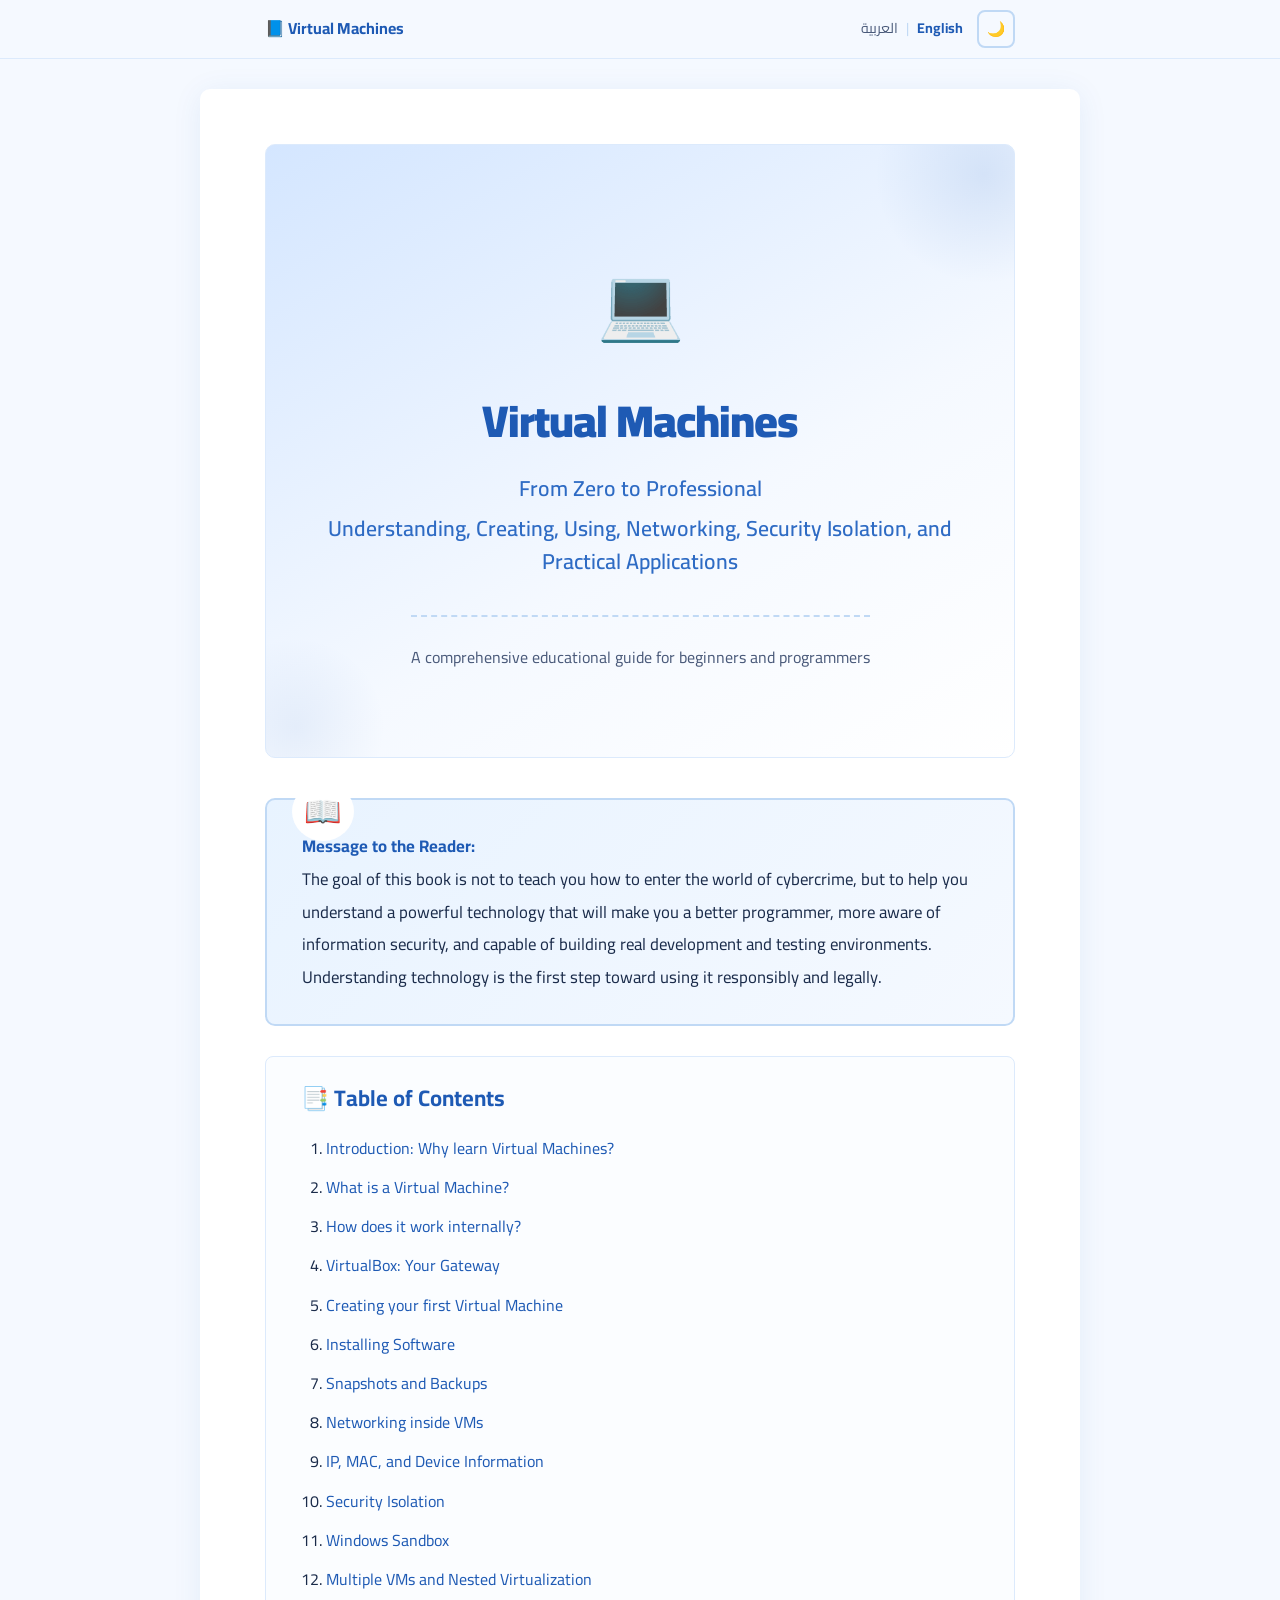
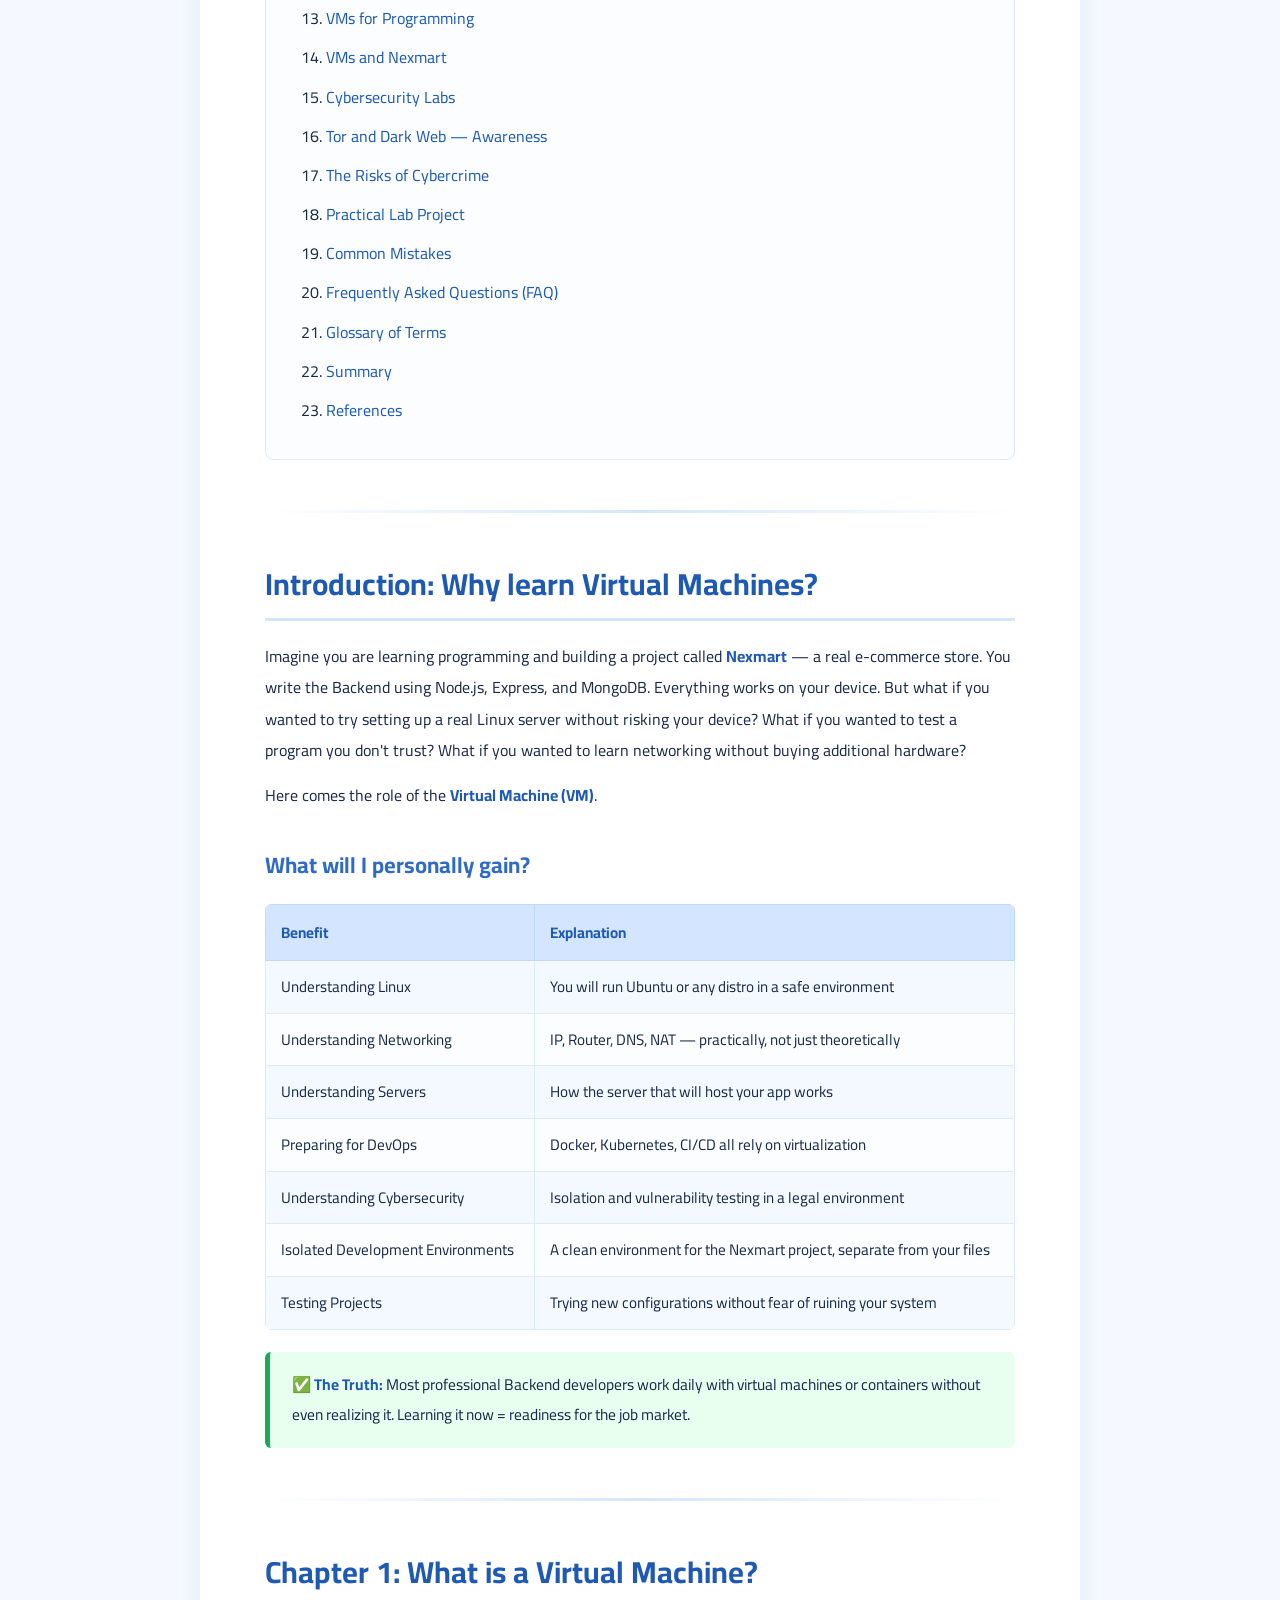
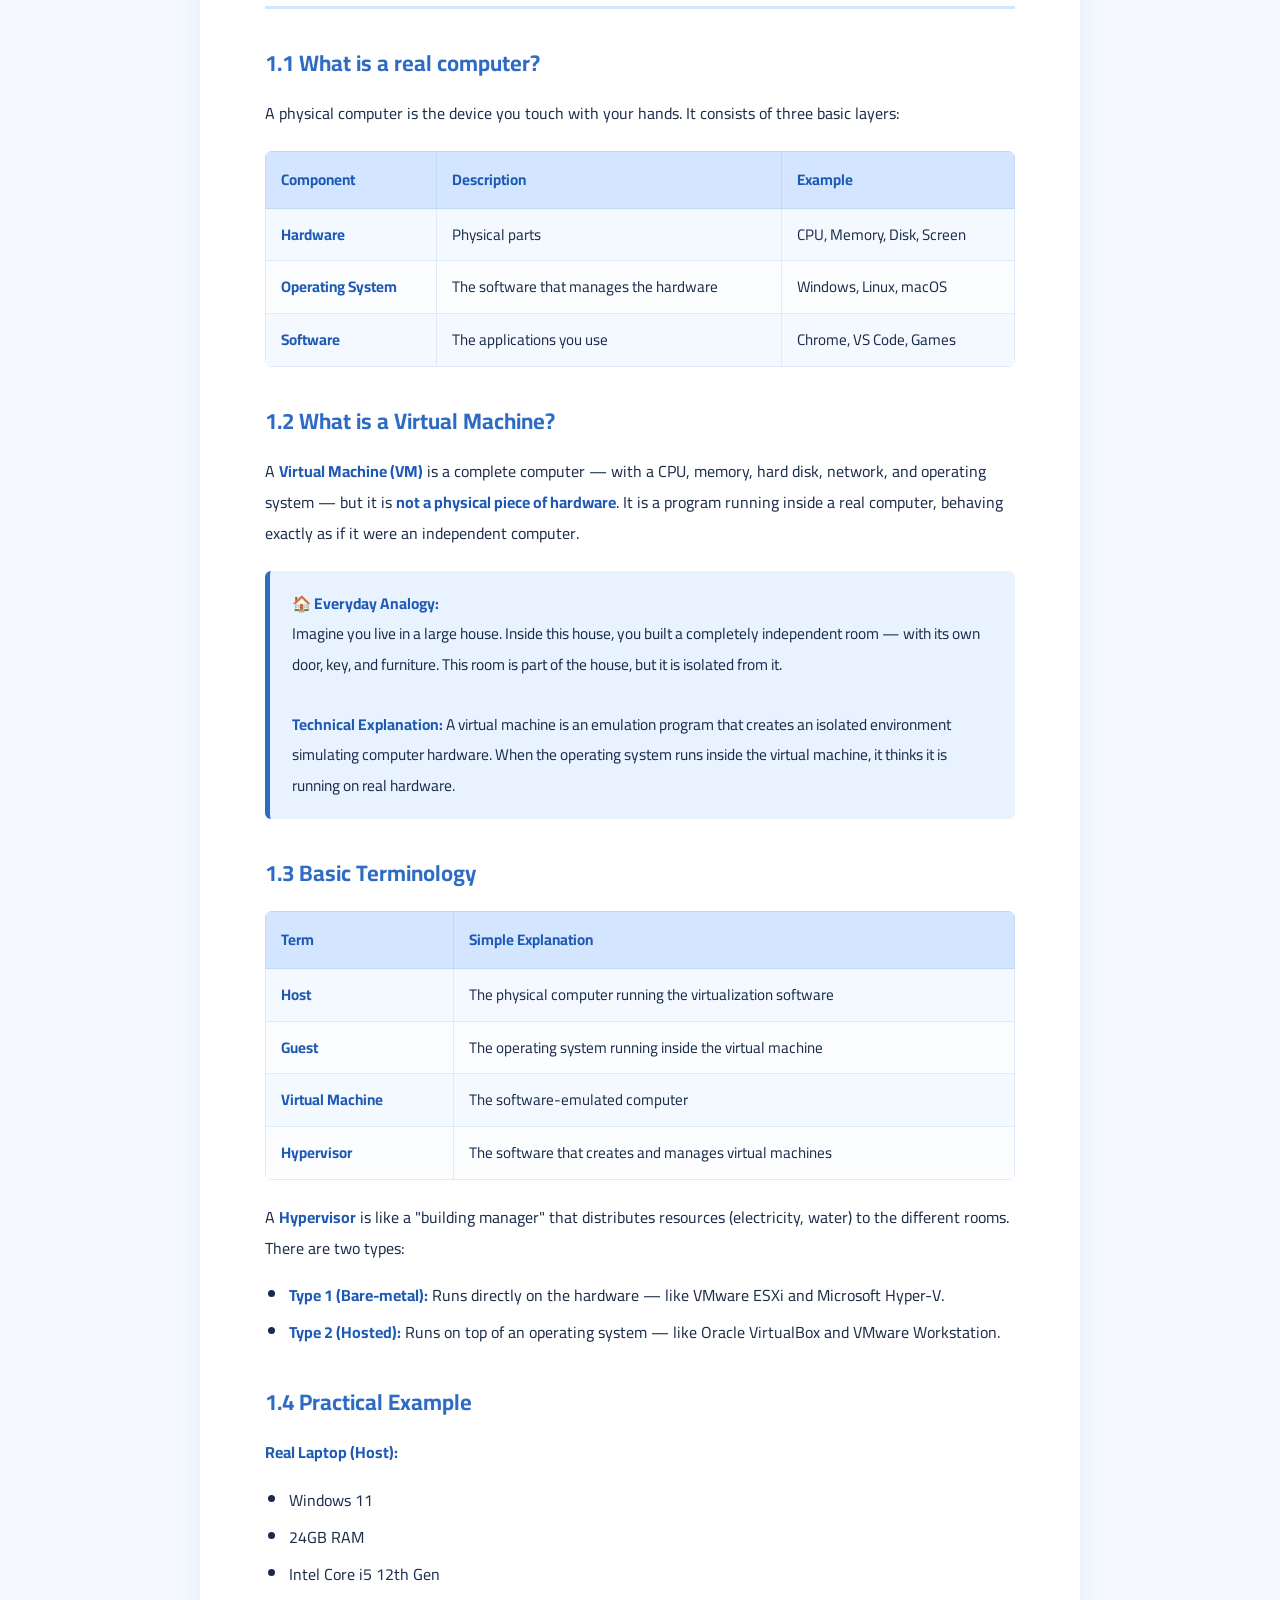
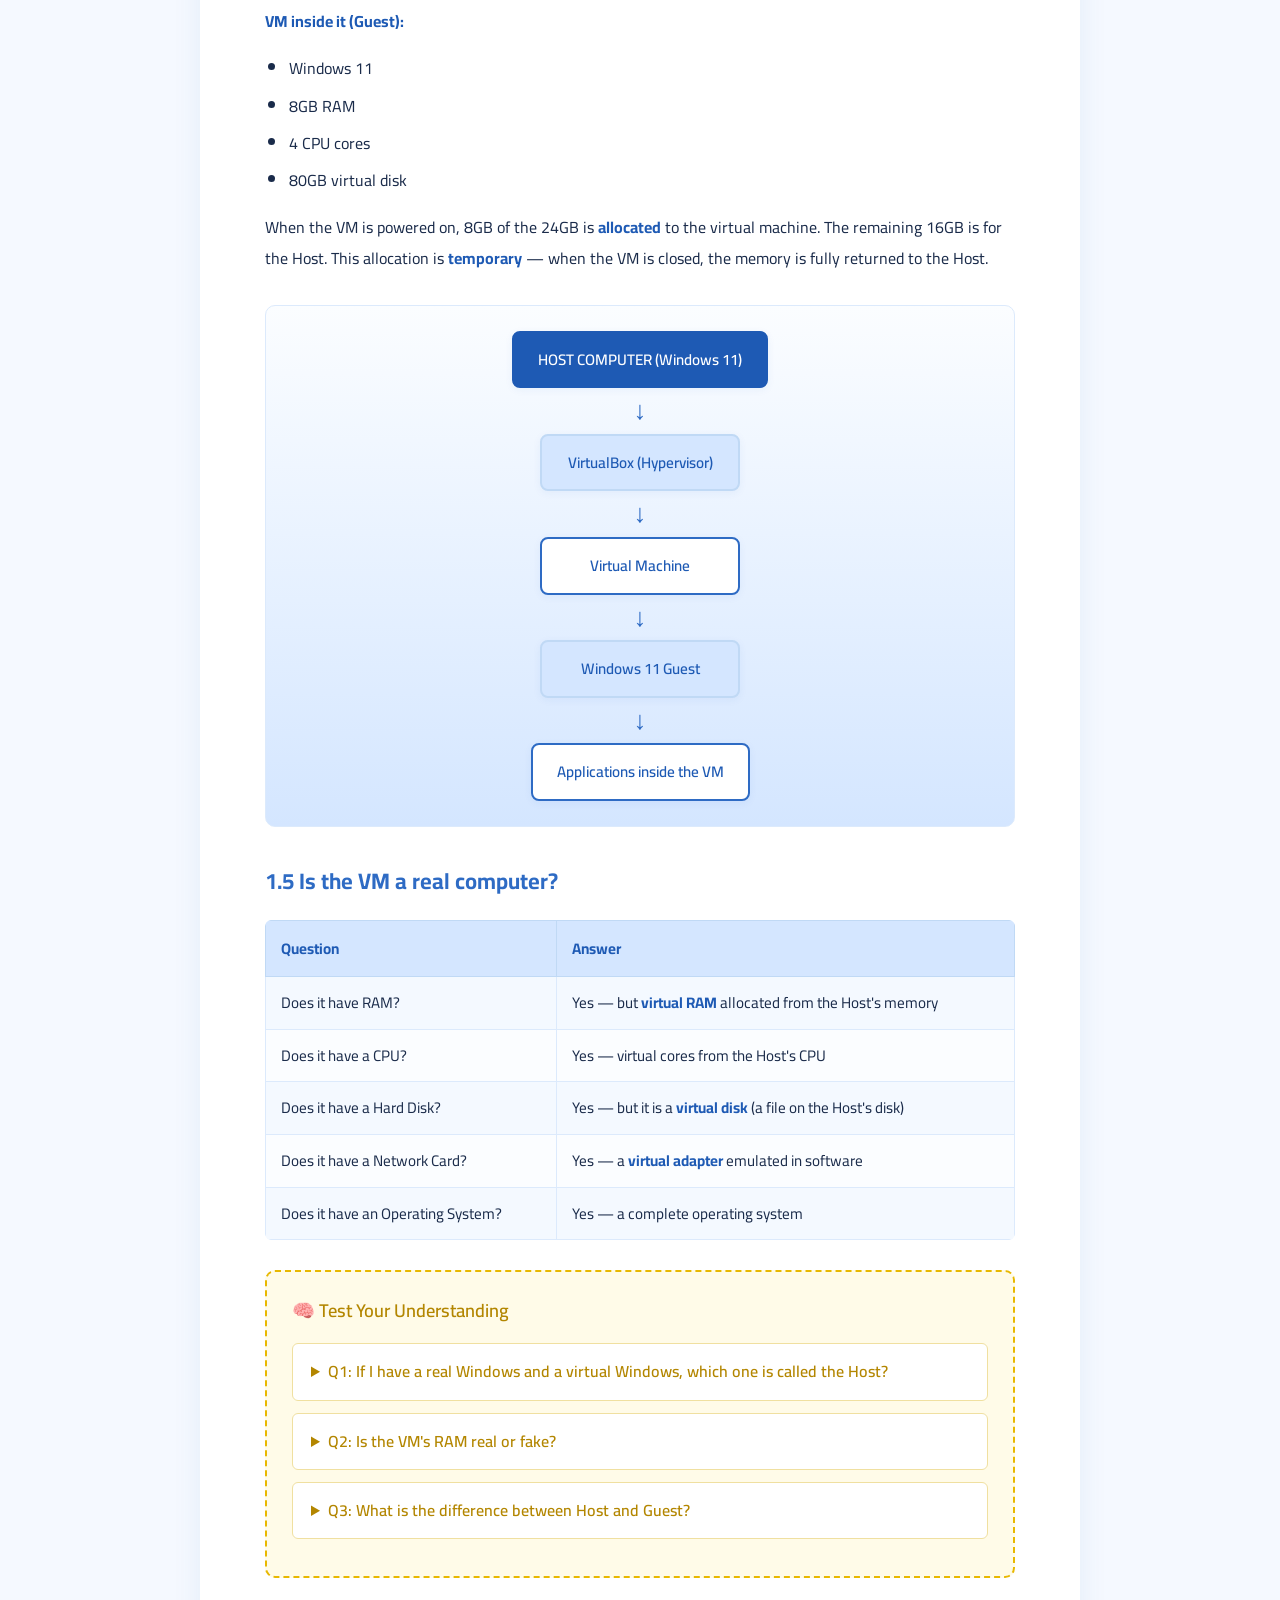
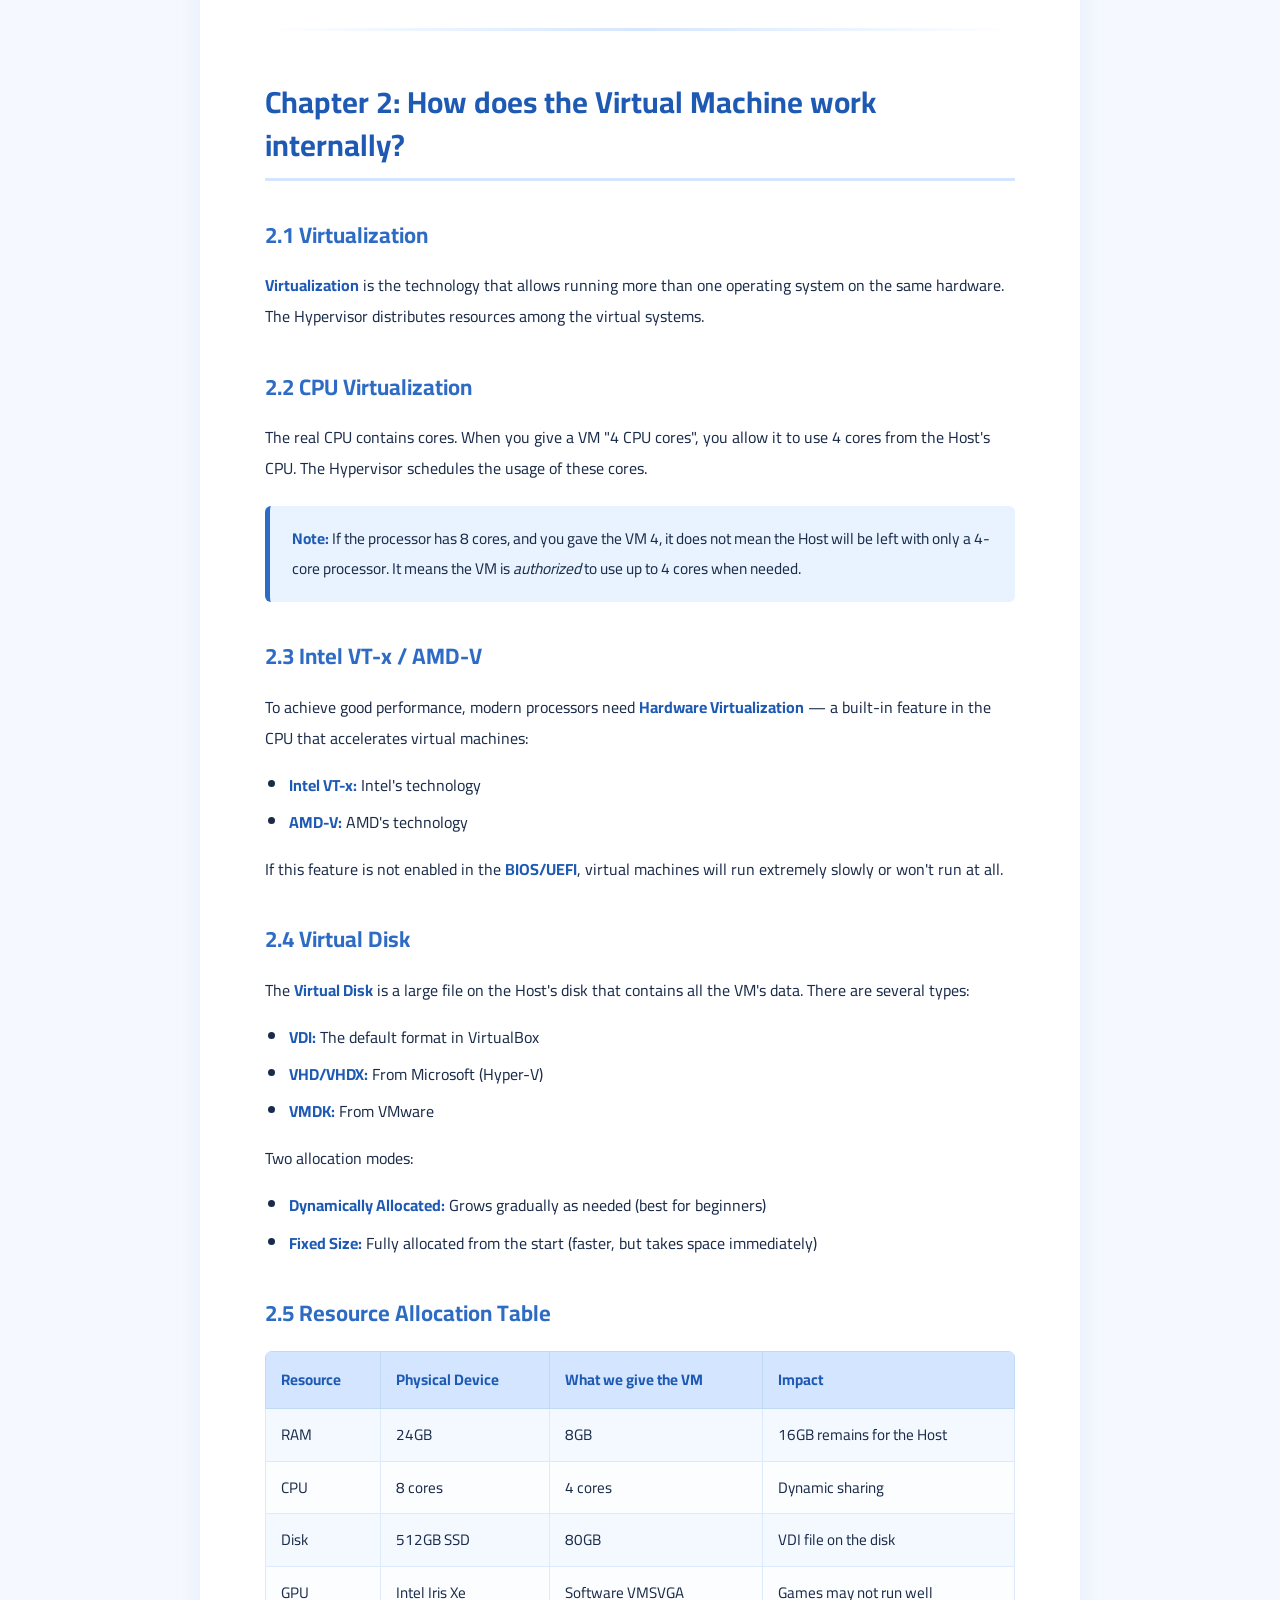
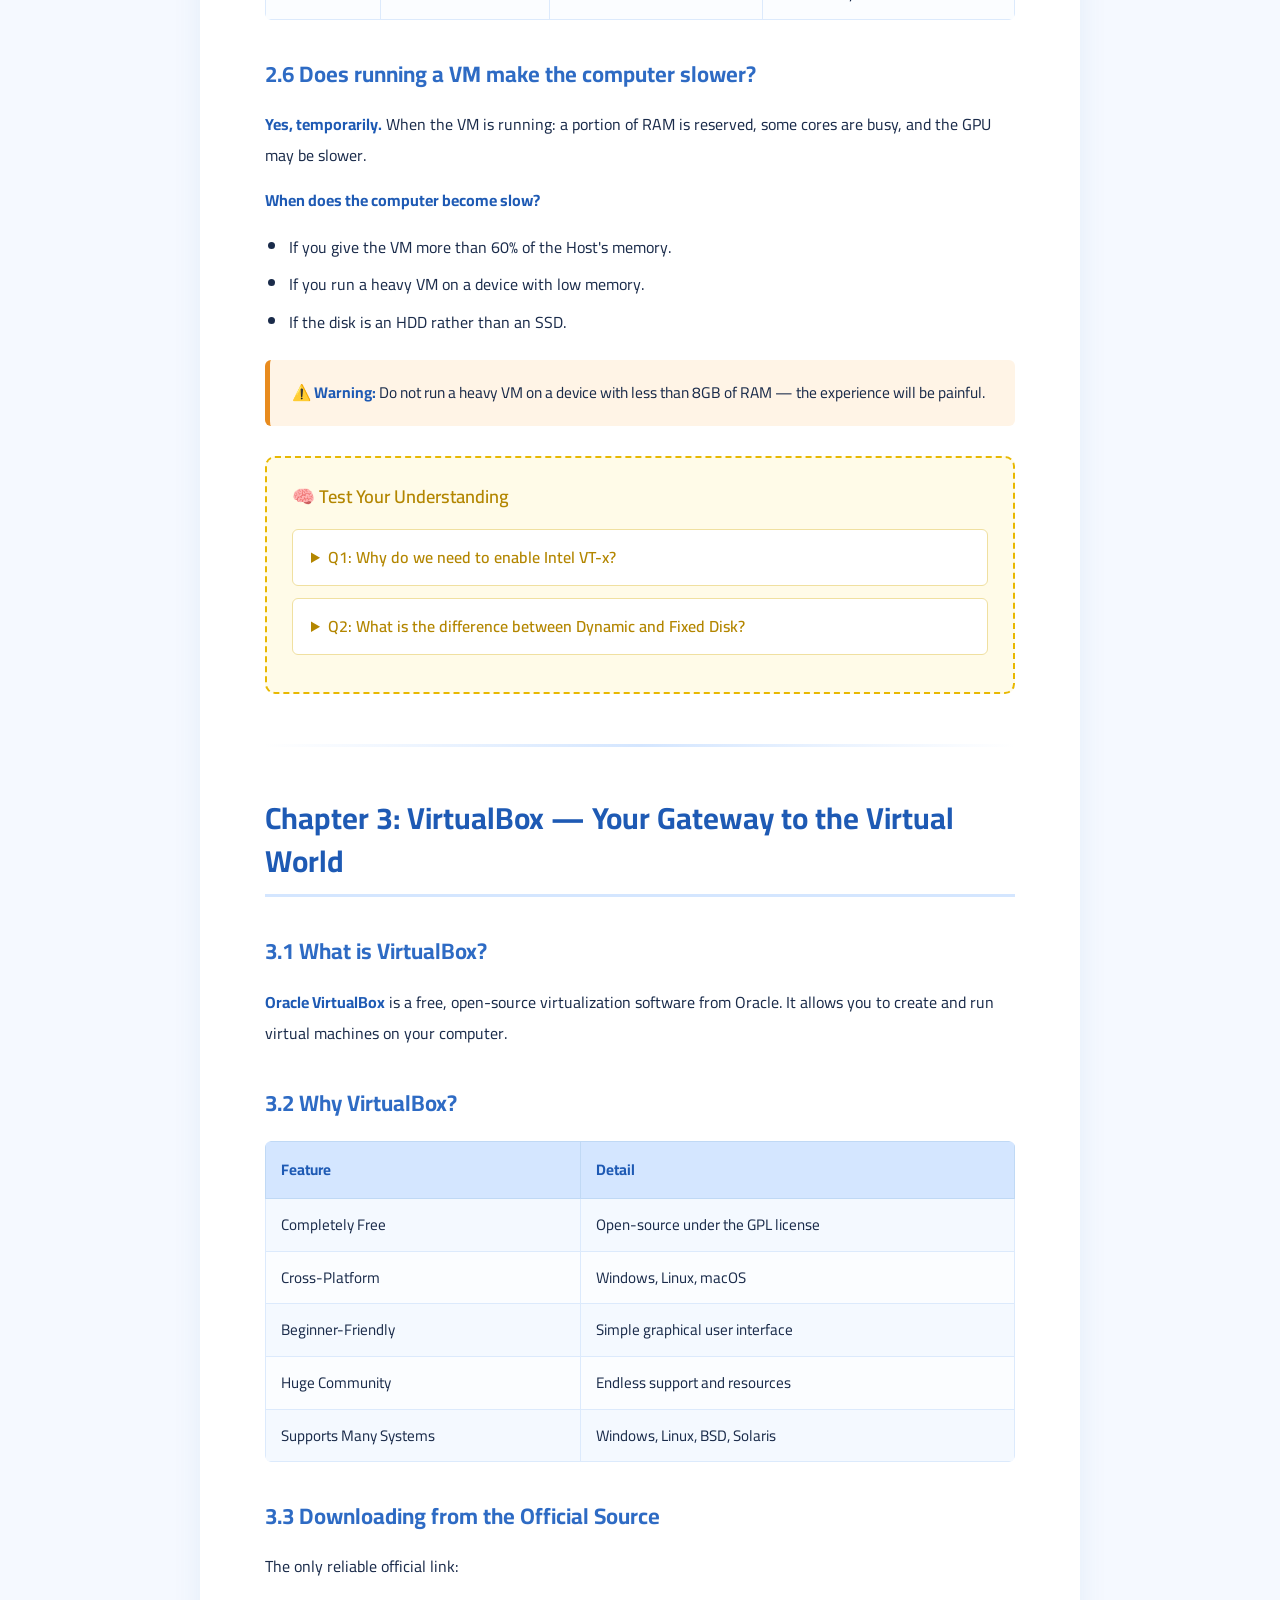
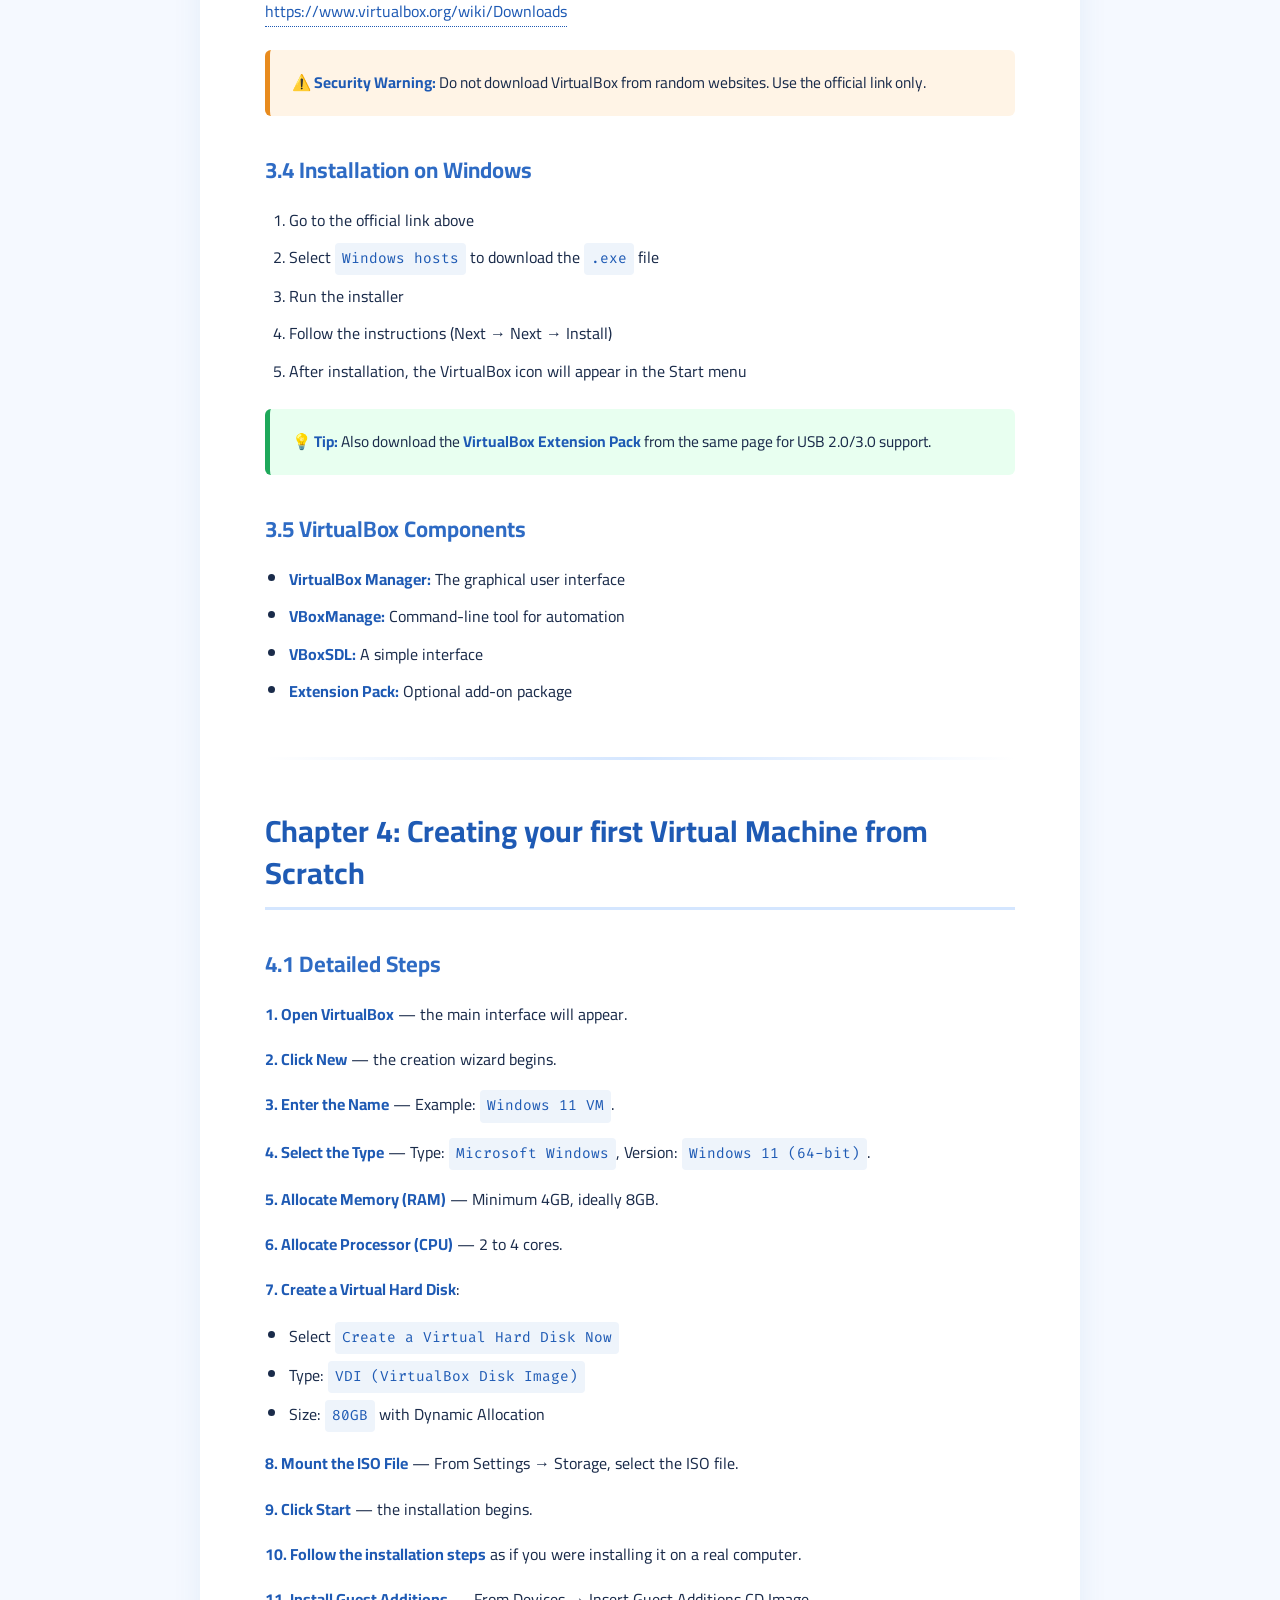
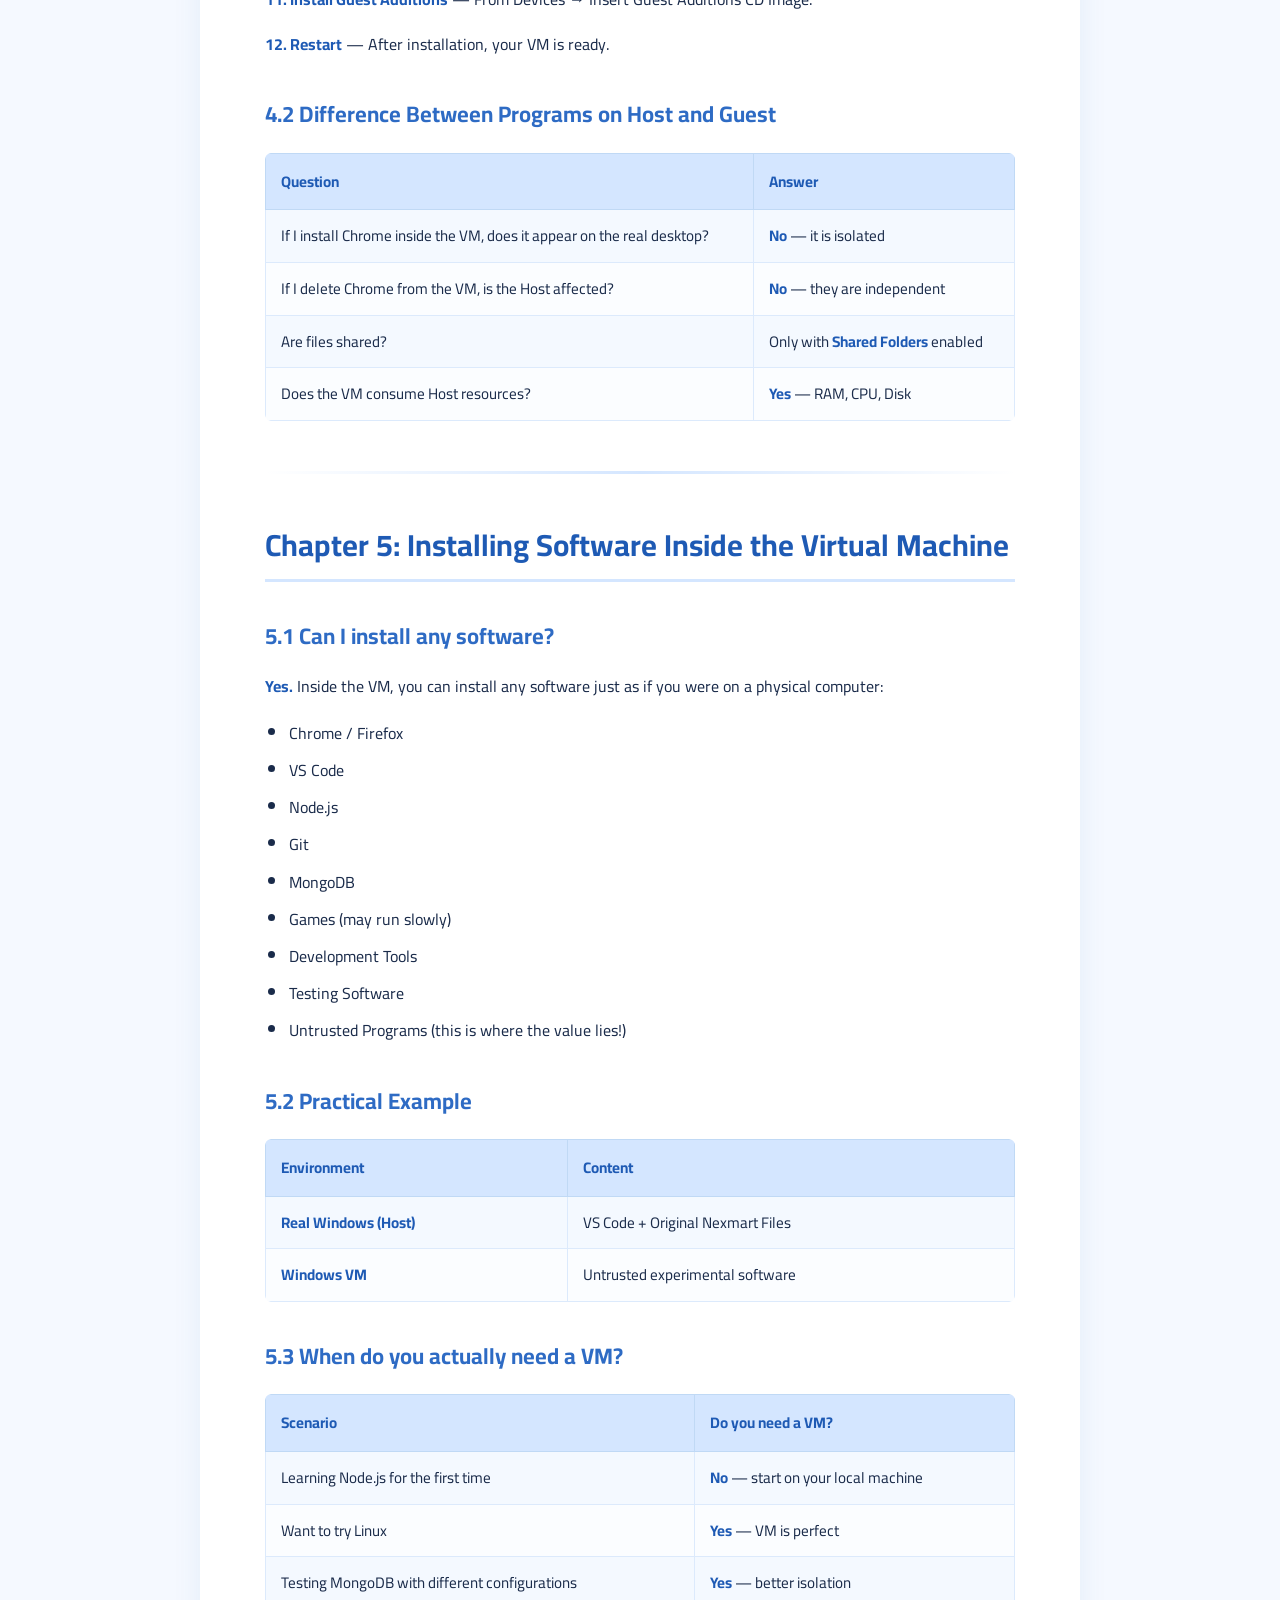
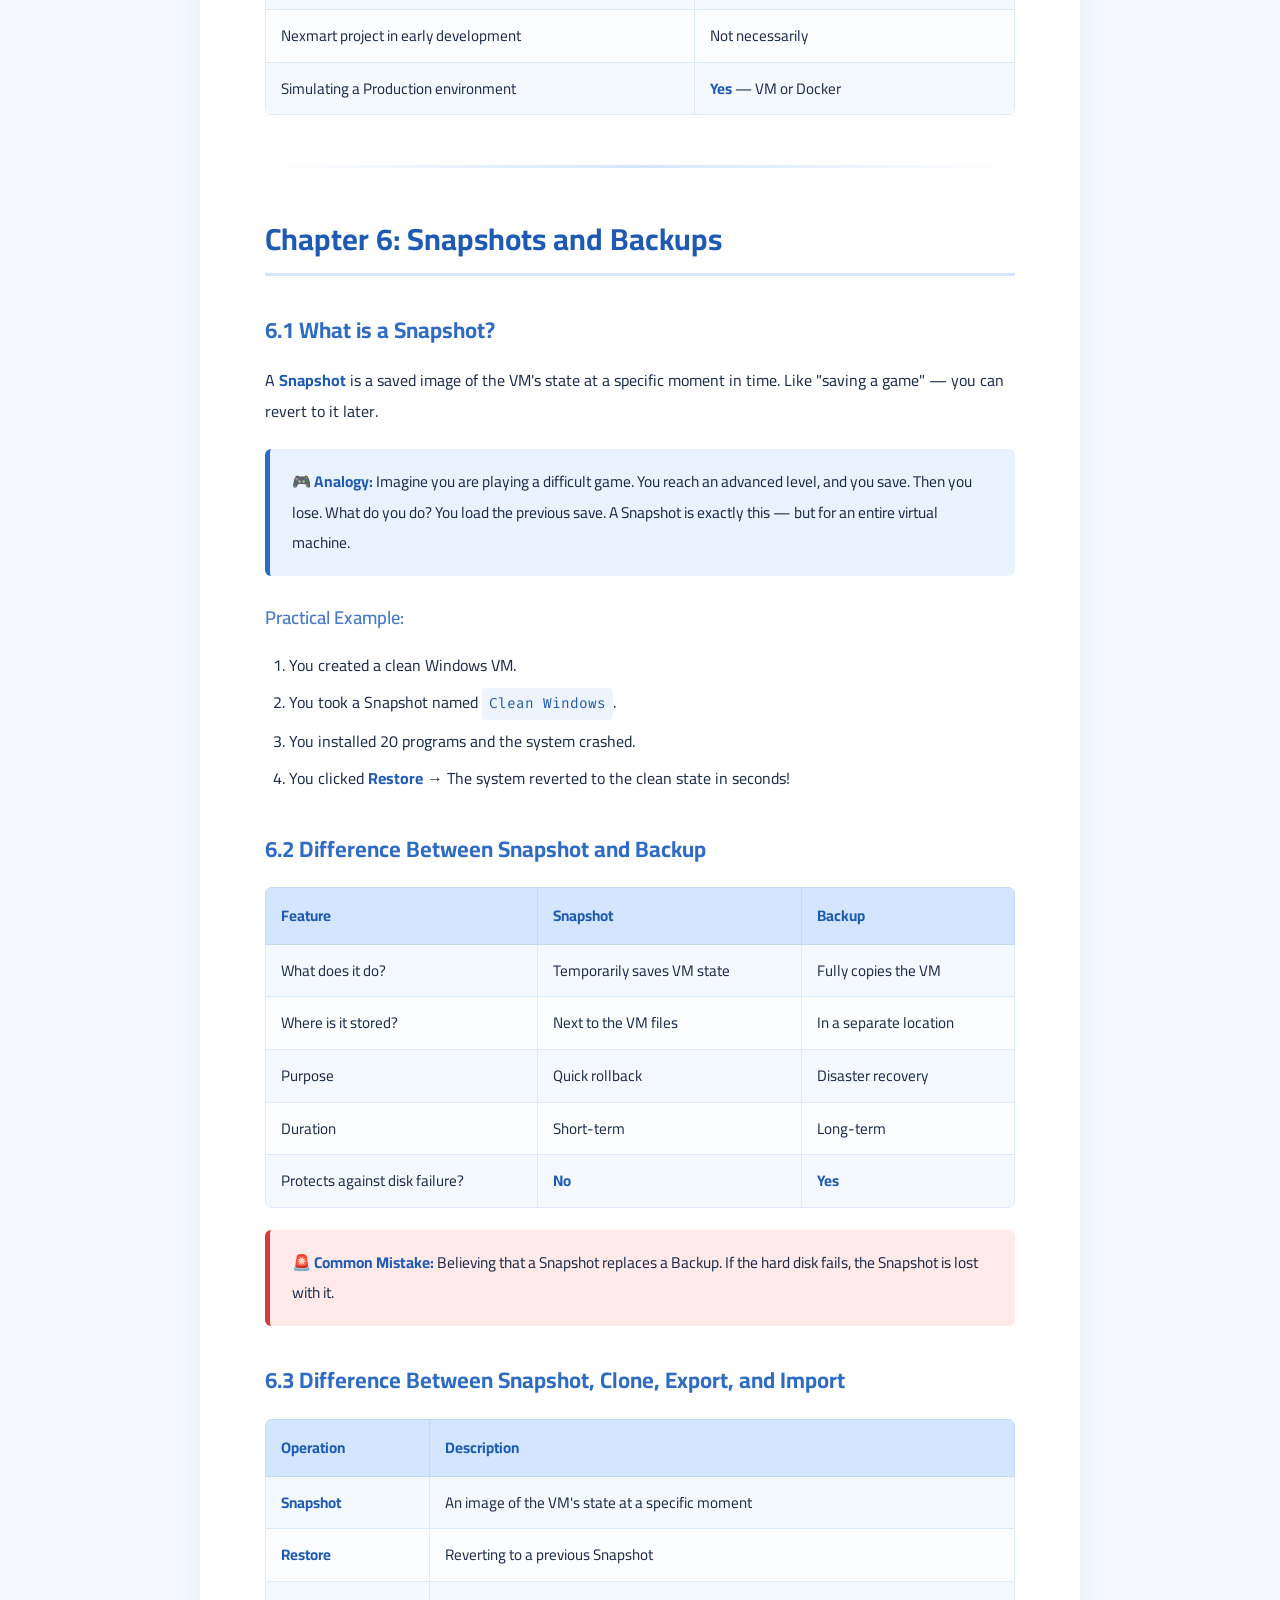
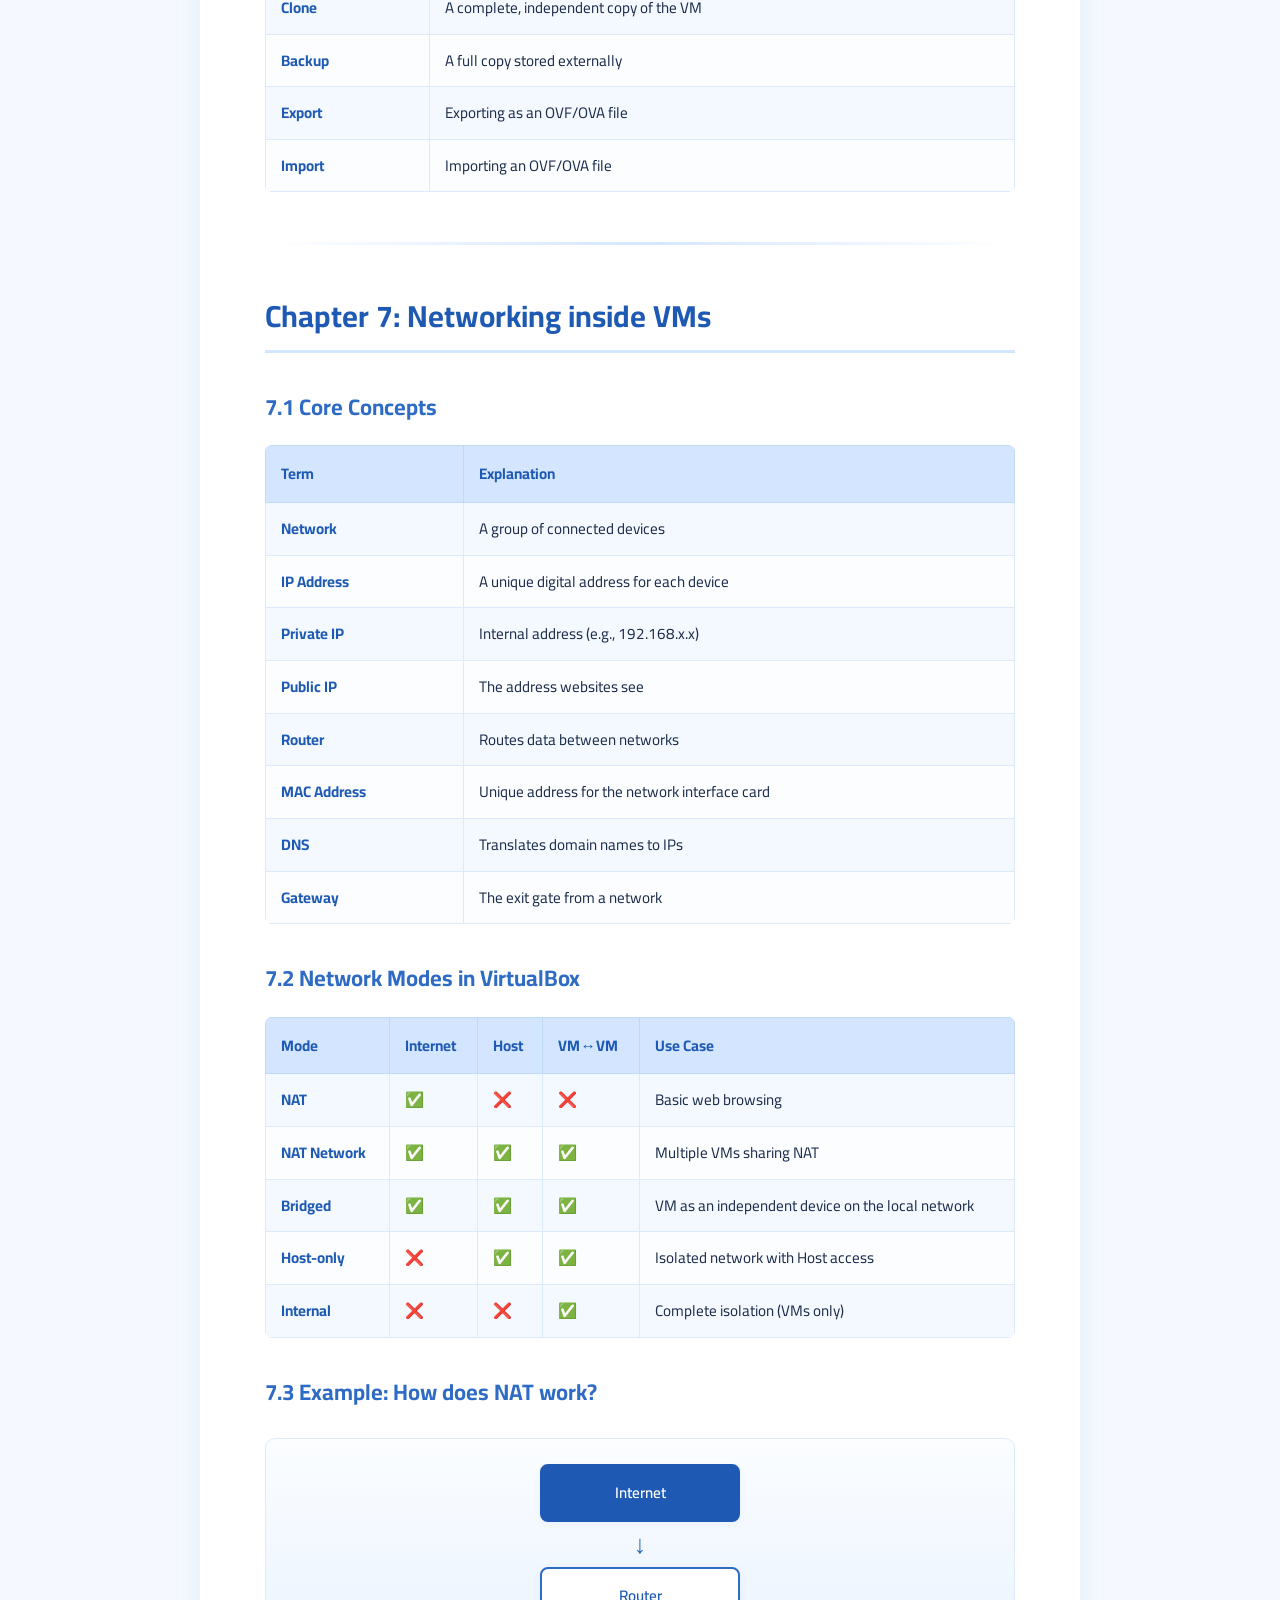
<file: en.html>
<!DOCTYPE html>
<html lang="en" dir="ltr">
<head>
<meta charset="UTF-8">
<meta name="viewport" content="width=device-width, initial-scale=1.0, viewport-fit=cover">
<meta name="theme-color" content="#1e5ab4">
<meta name="description" content="A comprehensive educational guide for beginners and programmers on Virtual Machines.">
<title>Virtual Machines — From Zero to Professional</title>
<link rel="preconnect" href="https://fonts.googleapis.com">
<link rel="preconnect" href="https://fonts.gstatic.com" crossorigin>
<link href="https://fonts.googleapis.com/css2?family=Cairo:wght@300;400;600;700;900&family=Fira+Code:wght@400;600&display=swap" rel="stylesheet">
<link rel="stylesheet" href="./css/style.css">
</head>
<body>

<header class="site-header">
  <div class="header-content">
    <a href="#" class="header-logo">📘 Virtual Machines</a>
    <div class="header-actions">
      <div class="lang-switch">
        <a href="index.html">العربية</a>
        <span class="lang-divider">|</span>
        <span class="lang-active">English</span>
      </div>
      <button id="theme-toggle" class="theme-toggle" aria-label="Toggle Dark Mode">
        <span class="theme-icon">🌙</span>
      </button>
    </div>
  </div>
</header>

<div id="progress-bar"></div>
<button id="back-to-top" title="Back to top">↑</button>

<div class="page">
<div class="cover">
  <span class="icon-vm">💻</span>
  <h1>Virtual Machines</h1>
  <p class="subtitle">From Zero to Professional</p>
  <p class="subtitle">Understanding, Creating, Using, Networking, Security Isolation, and Practical Applications</p>
  <p class="tagline">A comprehensive educational guide for beginners and programmers</p>
</div>

<div class="intro-message">
  <strong>Message to the Reader:</strong><br>
  The goal of this book is not to teach you how to enter the world of cybercrime, but to help you understand a powerful technology that will make you a better programmer, more aware of information security, and capable of building real development and testing environments. Understanding technology is the first step toward using it responsibly and legally.
</div>

<div class="toc">
  <h2>📑 Table of Contents</h2>
  <ol>
    <li><a href="#ch0">Introduction: Why learn Virtual Machines?</a></li>
    <li><a href="#ch1">What is a Virtual Machine?</a></li>
    <li><a href="#ch2">How does it work internally?</a></li>
    <li><a href="#ch3">VirtualBox: Your Gateway</a></li>
    <li><a href="#ch4">Creating your first Virtual Machine</a></li>
    <li><a href="#ch5">Installing Software</a></li>
    <li><a href="#ch6">Snapshots and Backups</a></li>
    <li><a href="#ch7">Networking inside VMs</a></li>
    <li><a href="#ch8">IP, MAC, and Device Information</a></li>
    <li><a href="#ch9">Security Isolation</a></li>
    <li><a href="#ch10">Windows Sandbox</a></li>
    <li><a href="#ch11">Multiple VMs and Nested Virtualization</a></li>
    <li><a href="#ch12">VMs for Programming</a></li>
    <li><a href="#ch13">VMs and Nexmart</a></li>
    <li><a href="#ch14">Cybersecurity Labs</a></li>
    <li><a href="#ch15">Tor and Dark Web — Awareness</a></li>
    <li><a href="#ch16">The Risks of Cybercrime</a></li>
    <li><a href="#ch17">Practical Lab Project</a></li>
    <li><a href="#ch18">Common Mistakes</a></li>
    <li><a href="#ch19">Frequently Asked Questions (FAQ)</a></li>
    <li><a href="#glossary">Glossary of Terms</a></li>
    <li><a href="#summary">Summary</a></li>
    <li><a href="#references">References</a></li>
  </ol>
</div>

<hr class="chapter-divider">

<h1 id="ch0">Introduction: Why learn Virtual Machines?</h1>

<p>Imagine you are learning programming and building a project called <strong>Nexmart</strong> — a real e-commerce store. You write the Backend using Node.js, Express, and MongoDB. Everything works on your device. But what if you wanted to try setting up a real Linux server without risking your device? What if you wanted to test a program you don't trust? What if you wanted to learn networking without buying additional hardware?</p>

<p>Here comes the role of the <strong>Virtual Machine (VM)</strong>.</p>

<h2>What will I personally gain?</h2>

<div class="table-wrap">
<table>
  <tr><th>Benefit</th><th>Explanation</th></tr>
  <tr><td>Understanding Linux</td><td>You will run Ubuntu or any distro in a safe environment</td></tr>
  <tr><td>Understanding Networking</td><td>IP, Router, DNS, NAT — practically, not just theoretically</td></tr>
  <tr><td>Understanding Servers</td><td>How the server that will host your app works</td></tr>
  <tr><td>Preparing for DevOps</td><td>Docker, Kubernetes, CI/CD all rely on virtualization</td></tr>
  <tr><td>Understanding Cybersecurity</td><td>Isolation and vulnerability testing in a legal environment</td></tr>
  <tr><td>Isolated Development Environments</td><td>A clean environment for the Nexmart project, separate from your files</td></tr>
  <tr><td>Testing Projects</td><td>Trying new configurations without fear of ruining your system</td></tr>
</table>
</div>

<div class="tip">
  <strong>✅ The Truth:</strong> Most professional Backend developers work daily with virtual machines or containers without even realizing it. Learning it now = readiness for the job market.
</div>

<hr class="chapter-divider">

<h1 id="ch1">Chapter 1: What is a Virtual Machine?</h1>

<h2>1.1 What is a real computer?</h2>

<p>A physical computer is the device you touch with your hands. It consists of three basic layers:</p>

<div class="table-wrap">
<table>
  <tr><th>Component</th><th>Description</th><th>Example</th></tr>
  <tr><td><strong>Hardware</strong></td><td>Physical parts</td><td>CPU, Memory, Disk, Screen</td></tr>
  <tr><td><strong>Operating System</strong></td><td>The software that manages the hardware</td><td>Windows, Linux, macOS</td></tr>
  <tr><td><strong>Software</strong></td><td>The applications you use</td><td>Chrome, VS Code, Games</td></tr>
</table>
</div>

<h2>1.2 What is a Virtual Machine?</h2>

<p>A <strong>Virtual Machine (VM)</strong> is a complete computer — with a CPU, memory, hard disk, network, and operating system — but it is <strong>not a physical piece of hardware</strong>. It is a program running inside a real computer, behaving exactly as if it were an independent computer.</p>

<div class="note">
  <strong>🏠 Everyday Analogy:</strong><br>
  Imagine you live in a large house. Inside this house, you built a completely independent room — with its own door, key, and furniture. This room is part of the house, but it is isolated from it.<br><br>
  <strong>Technical Explanation:</strong> A virtual machine is an emulation program that creates an isolated environment simulating computer hardware. When the operating system runs inside the virtual machine, it thinks it is running on real hardware.
</div>

<h2>1.3 Basic Terminology</h2>

<div class="table-wrap">
<table>
  <tr><th>Term</th><th>Simple Explanation</th></tr>
  <tr><td><strong>Host</strong></td><td>The physical computer running the virtualization software</td></tr>
  <tr><td><strong>Guest</strong></td><td>The operating system running inside the virtual machine</td></tr>
  <tr><td><strong>Virtual Machine</strong></td><td>The software-emulated computer</td></tr>
  <tr><td><strong>Hypervisor</strong></td><td>The software that creates and manages virtual machines</td></tr>
</table>
</div>

<p>A <strong>Hypervisor</strong> is like a "building manager" that distributes resources (electricity, water) to the different rooms. There are two types:</p>

<ul>
  <li><strong>Type 1 (Bare-metal):</strong> Runs directly on the hardware — like VMware ESXi and Microsoft Hyper-V.</li>
  <li><strong>Type 2 (Hosted):</strong> Runs on top of an operating system — like Oracle VirtualBox and VMware Workstation.</li>
</ul>

<h2>1.4 Practical Example</h2>

<p><strong>Real Laptop (Host):</strong></p>
<ul>
  <li>Windows 11</li>
  <li>24GB RAM</li>
  <li>Intel Core i5 12th Gen</li>
</ul>

<p><strong>VM inside it (Guest):</strong></p>
<ul>
  <li>Windows 11</li>
  <li>8GB RAM</li>
  <li>4 CPU cores</li>
  <li>80GB virtual disk</li>
</ul>

<p>When the VM is powered on, 8GB of the 24GB is <strong>allocated</strong> to the virtual machine. The remaining 16GB is for the Host. This allocation is <strong>temporary</strong> — when the VM is closed, the memory is fully returned to the Host.</p>

<div class="diagram">
  <div class="box accent">HOST COMPUTER (Windows 11)</div>
  <div class="arrow">↓</div>
  <div class="box soft">VirtualBox (Hypervisor)</div>
  <div class="arrow">↓</div>
  <div class="box">Virtual Machine</div>
  <div class="arrow">↓</div>
  <div class="box soft">Windows 11 Guest</div>
  <div class="arrow">↓</div>
  <div class="box">Applications inside the VM</div>
</div>

<h2>1.5 Is the VM a real computer?</h2>

<div class="table-wrap">
<table>
  <tr><th>Question</th><th>Answer</th></tr>
  <tr><td>Does it have RAM?</td><td>Yes — but <strong>virtual RAM</strong> allocated from the Host's memory</td></tr>
  <tr><td>Does it have a CPU?</td><td>Yes — virtual cores from the Host's CPU</td></tr>
  <tr><td>Does it have a Hard Disk?</td><td>Yes — but it is a <strong>virtual disk</strong> (a file on the Host's disk)</td></tr>
  <tr><td>Does it have a Network Card?</td><td>Yes — a <strong>virtual adapter</strong> emulated in software</td></tr>
  <tr><td>Does it have an Operating System?</td><td>Yes — a complete operating system</td></tr>
</table>
</div>

<div class="quiz">
  <h3>🧠 Test Your Understanding</h3>
  <details>
    <summary>Q1: If I have a real Windows and a virtual Windows, which one is called the Host?</summary>
    <p>The real Windows is the Host because it is the physical device running the virtualization software.</p>
  </details>
  <details>
    <summary>Q2: Is the VM's RAM real or fake?</summary>
    <p>It's real memory allocated from the Host, but it's "virtual" from the VM's perspective.</p>
  </details>
  <details>
    <summary>Q3: What is the difference between Host and Guest?</summary>
    <p>Host = The physical computer. Guest = The operating system running inside the VM.</p>
  </details>
</div>

<hr class="chapter-divider">

<h1 id="ch2">Chapter 2: How does the Virtual Machine work internally?</h1>

<h2>2.1 Virtualization</h2>
<p><strong>Virtualization</strong> is the technology that allows running more than one operating system on the same hardware. The Hypervisor distributes resources among the virtual systems.</p>

<h2>2.2 CPU Virtualization</h2>
<p>The real CPU contains cores. When you give a VM "4 CPU cores", you allow it to use 4 cores from the Host's CPU. The Hypervisor schedules the usage of these cores.</p>

<div class="note">
  <strong>Note:</strong> If the processor has 8 cores, and you gave the VM 4, it does not mean the Host will be left with only a 4-core processor. It means the VM is <em>authorized</em> to use up to 4 cores when needed.
</div>

<h2>2.3 Intel VT-x / AMD-V</h2>
<p>To achieve good performance, modern processors need <strong>Hardware Virtualization</strong> — a built-in feature in the CPU that accelerates virtual machines:</p>
<ul>
  <li><strong>Intel VT-x:</strong> Intel's technology</li>
  <li><strong>AMD-V:</strong> AMD's technology</li>
</ul>
<p>If this feature is not enabled in the <strong>BIOS/UEFI</strong>, virtual machines will run extremely slowly or won't run at all.</p>

<h2>2.4 Virtual Disk</h2>
<p>The <strong>Virtual Disk</strong> is a large file on the Host's disk that contains all the VM's data. There are several types:</p>
<ul>
  <li><strong>VDI:</strong> The default format in VirtualBox</li>
  <li><strong>VHD/VHDX:</strong> From Microsoft (Hyper-V)</li>
  <li><strong>VMDK:</strong> From VMware</li>
</ul>
<p>Two allocation modes:</p>
<ul>
  <li><strong>Dynamically Allocated:</strong> Grows gradually as needed (best for beginners)</li>
  <li><strong>Fixed Size:</strong> Fully allocated from the start (faster, but takes space immediately)</li>
</ul>

<h2>2.5 Resource Allocation Table</h2>

<div class="table-wrap">
<table>
  <tr><th>Resource</th><th>Physical Device</th><th>What we give the VM</th><th>Impact</th></tr>
  <tr><td>RAM</td><td>24GB</td><td>8GB</td><td>16GB remains for the Host</td></tr>
  <tr><td>CPU</td><td>8 cores</td><td>4 cores</td><td>Dynamic sharing</td></tr>
  <tr><td>Disk</td><td>512GB SSD</td><td>80GB</td><td>VDI file on the disk</td></tr>
  <tr><td>GPU</td><td>Intel Iris Xe</td><td>Software VMSVGA</td><td>Games may not run well</td></tr>
</table>
</div>

<h2>2.6 Does running a VM make the computer slower?</h2>
<p><strong>Yes, temporarily.</strong> When the VM is running: a portion of RAM is reserved, some cores are busy, and the GPU may be slower.</p>
<p><strong>When does the computer become slow?</strong></p>
<ul>
  <li>If you give the VM more than 60% of the Host's memory.</li>
  <li>If you run a heavy VM on a device with low memory.</li>
  <li>If the disk is an HDD rather than an SSD.</li>
</ul>

<div class="warning">
  <strong>⚠️ Warning:</strong> Do not run a heavy VM on a device with less than 8GB of RAM — the experience will be painful.
</div>

<div class="quiz">
  <h3>🧠 Test Your Understanding</h3>
  <details>
    <summary>Q1: Why do we need to enable Intel VT-x?</summary>
    <p>Because it significantly accelerates VM performance through direct hardware support.</p>
  </details>
  <details>
    <summary>Q2: What is the difference between Dynamic and Fixed Disk?</summary>
    <p>Dynamic grows gradually as needed, while Fixed allocates the full space from the beginning.</p>
  </details>
</div>

<hr class="chapter-divider">

<h1 id="ch3">Chapter 3: VirtualBox — Your Gateway to the Virtual World</h1>

<h2>3.1 What is VirtualBox?</h2>
<p><strong>Oracle VirtualBox</strong> is a free, open-source virtualization software from Oracle. It allows you to create and run virtual machines on your computer.</p>

<h2>3.2 Why VirtualBox?</h2>
<div class="table-wrap">
<table>
  <tr><th>Feature</th><th>Detail</th></tr>
  <tr><td>Completely Free</td><td>Open-source under the GPL license</td></tr>
  <tr><td>Cross-Platform</td><td>Windows, Linux, macOS</td></tr>
  <tr><td>Beginner-Friendly</td><td>Simple graphical user interface</td></tr>
  <tr><td>Huge Community</td><td>Endless support and resources</td></tr>
  <tr><td>Supports Many Systems</td><td>Windows, Linux, BSD, Solaris</td></tr>
</table>
</div>

<h2>3.3 Downloading from the Official Source</h2>
<p>The only reliable official link:</p>
<p><a href="https://www.virtualbox.org/wiki/Downloads" target="_blank" rel="noopener">https://www.virtualbox.org/wiki/Downloads</a></p>

<div class="warning">
  <strong>⚠️ Security Warning:</strong> Do not download VirtualBox from random websites. Use the official link only.
</div>

<h2>3.4 Installation on Windows</h2>
<ol>
  <li>Go to the official link above</li>
  <li>Select <code>Windows hosts</code> to download the <code>.exe</code> file</li>
  <li>Run the installer</li>
  <li>Follow the instructions (Next → Next → Install)</li>
  <li>After installation, the VirtualBox icon will appear in the Start menu</li>
</ol>

<div class="tip">
  <strong>💡 Tip:</strong> Also download the <strong>VirtualBox Extension Pack</strong> from the same page for USB 2.0/3.0 support.
</div>

<h2>3.5 VirtualBox Components</h2>
<ul>
  <li><strong>VirtualBox Manager:</strong> The graphical user interface</li>
  <li><strong>VBoxManage:</strong> Command-line tool for automation</li>
  <li><strong>VBoxSDL:</strong> A simple interface</li>
  <li><strong>Extension Pack:</strong> Optional add-on package</li>
</ul>

<hr class="chapter-divider">

<h1 id="ch4">Chapter 4: Creating your first Virtual Machine from Scratch</h1>

<h2>4.1 Detailed Steps</h2>

<p><strong>1. Open VirtualBox</strong> — the main interface will appear.</p>
<p><strong>2. Click New</strong> — the creation wizard begins.</p>
<p><strong>3. Enter the Name</strong> — Example: <code>Windows 11 VM</code>.</p>
<p><strong>4. Select the Type</strong> — Type: <code>Microsoft Windows</code>, Version: <code>Windows 11 (64-bit)</code>.</p>
<p><strong>5. Allocate Memory (RAM)</strong> — Minimum 4GB, ideally 8GB.</p>
<p><strong>6. Allocate Processor (CPU)</strong> — 2 to 4 cores.</p>
<p><strong>7. Create a Virtual Hard Disk</strong>:</p>
<ul>
  <li>Select <code>Create a Virtual Hard Disk Now</code></li>
  <li>Type: <code>VDI (VirtualBox Disk Image)</code></li>
  <li>Size: <code>80GB</code> with Dynamic Allocation</li>
</ul>
<p><strong>8. Mount the ISO File</strong> — From Settings → Storage, select the ISO file.</p>
<p><strong>9. Click Start</strong> — the installation begins.</p>
<p><strong>10. Follow the installation steps</strong> as if you were installing it on a real computer.</p>
<p><strong>11. Install Guest Additions</strong> — From Devices → Insert Guest Additions CD Image.</p>
<p><strong>12. Restart</strong> — After installation, your VM is ready.</p>

<h2>4.2 Difference Between Programs on Host and Guest</h2>

<div class="table-wrap">
<table>
  <tr><th>Question</th><th>Answer</th></tr>
  <tr><td>If I install Chrome inside the VM, does it appear on the real desktop?</td><td><strong>No</strong> — it is isolated</td></tr>
  <tr><td>If I delete Chrome from the VM, is the Host affected?</td><td><strong>No</strong> — they are independent</td></tr>
  <tr><td>Are files shared?</td><td>Only with <strong>Shared Folders</strong> enabled</td></tr>
  <tr><td>Does the VM consume Host resources?</td><td><strong>Yes</strong> — RAM, CPU, Disk</td></tr>
</table>
</div>

<hr class="chapter-divider">
<h1 id="ch5">Chapter 5: Installing Software Inside the Virtual Machine</h1>

<h2>5.1 Can I install any software?</h2>
<p><strong>Yes.</strong> Inside the VM, you can install any software just as if you were on a physical computer:</p>
<ul>
  <li>Chrome / Firefox</li>
  <li>VS Code</li>
  <li>Node.js</li>
  <li>Git</li>
  <li>MongoDB</li>
  <li>Games (may run slowly)</li>
  <li>Development Tools</li>
  <li>Testing Software</li>
  <li>Untrusted Programs (this is where the value lies!)</li>
</ul>

<h2>5.2 Practical Example</h2>

<div class="table-wrap">
<table>
  <tr><th>Environment</th><th>Content</th></tr>
  <tr><td><strong>Real Windows (Host)</strong></td><td>VS Code + Original Nexmart Files</td></tr>
  <tr><td><strong>Windows VM</strong></td><td>Untrusted experimental software</td></tr>
</table>
</div>

<h2>5.3 When do you actually need a VM?</h2>

<div class="table-wrap">
<table>
  <tr><th>Scenario</th><th>Do you need a VM?</th></tr>
  <tr><td>Learning Node.js for the first time</td><td><strong>No</strong> — start on your local machine</td></tr>
  <tr><td>Want to try Linux</td><td><strong>Yes</strong> — VM is perfect</td></tr>
  <tr><td>Testing MongoDB with different configurations</td><td><strong>Yes</strong> — better isolation</td></tr>
  <tr><td>Nexmart project in early development</td><td>Not necessarily</td></tr>
  <tr><td>Simulating a Production environment</td><td><strong>Yes</strong> — VM or Docker</td></tr>
</table>
</div>

<hr class="chapter-divider">

<h1 id="ch6">Chapter 6: Snapshots and Backups</h1>

<h2>6.1 What is a Snapshot?</h2>
<p>A <strong>Snapshot</strong> is a saved image of the VM's state at a specific moment in time. Like "saving a game" — you can revert to it later.</p>

<div class="note">
  <strong>🎮 Analogy:</strong> Imagine you are playing a difficult game. You reach an advanced level, and you save. Then you lose. What do you do? You load the previous save. A Snapshot is exactly this — but for an entire virtual machine.
</div>

<h3>Practical Example:</h3>
<ol>
  <li>You created a clean Windows VM.</li>
  <li>You took a Snapshot named <code>Clean Windows</code>.</li>
  <li>You installed 20 programs and the system crashed.</li>
  <li>You clicked <strong>Restore</strong> → The system reverted to the clean state in seconds!</li>
</ol>

<h2>6.2 Difference Between Snapshot and Backup</h2>

<div class="table-wrap">
<table>
  <tr><th>Feature</th><th>Snapshot</th><th>Backup</th></tr>
  <tr><td>What does it do?</td><td>Temporarily saves VM state</td><td>Fully copies the VM</td></tr>
  <tr><td>Where is it stored?</td><td>Next to the VM files</td><td>In a separate location</td></tr>
  <tr><td>Purpose</td><td>Quick rollback</td><td>Disaster recovery</td></tr>
  <tr><td>Duration</td><td>Short-term</td><td>Long-term</td></tr>
  <tr><td>Protects against disk failure?</td><td><strong>No</strong></td><td><strong>Yes</strong></td></tr>
</table>
</div>

<div class="danger">
  <strong>🚨 Common Mistake:</strong> Believing that a Snapshot replaces a Backup. If the hard disk fails, the Snapshot is lost with it.
</div>

<h2>6.3 Difference Between Snapshot, Clone, Export, and Import</h2>

<div class="table-wrap">
<table>
  <tr><th>Operation</th><th>Description</th></tr>
  <tr><td><strong>Snapshot</strong></td><td>An image of the VM's state at a specific moment</td></tr>
  <tr><td><strong>Restore</strong></td><td>Reverting to a previous Snapshot</td></tr>
  <tr><td><strong>Clone</strong></td><td>A complete, independent copy of the VM</td></tr>
  <tr><td><strong>Backup</strong></td><td>A full copy stored externally</td></tr>
  <tr><td><strong>Export</strong></td><td>Exporting as an OVF/OVA file</td></tr>
  <tr><td><strong>Import</strong></td><td>Importing an OVF/OVA file</td></tr>
</table>
</div>

<hr class="chapter-divider">

<h1 id="ch7">Chapter 7: Networking inside VMs</h1>

<h2>7.1 Core Concepts</h2>

<div class="table-wrap">
<table>
  <tr><th>Term</th><th>Explanation</th></tr>
  <tr><td><strong>Network</strong></td><td>A group of connected devices</td></tr>
  <tr><td><strong>IP Address</strong></td><td>A unique digital address for each device</td></tr>
  <tr><td><strong>Private IP</strong></td><td>Internal address (e.g., 192.168.x.x)</td></tr>
  <tr><td><strong>Public IP</strong></td><td>The address websites see</td></tr>
  <tr><td><strong>Router</strong></td><td>Routes data between networks</td></tr>
  <tr><td><strong>MAC Address</strong></td><td>Unique address for the network interface card</td></tr>
  <tr><td><strong>DNS</strong></td><td>Translates domain names to IPs</td></tr>
  <tr><td><strong>Gateway</strong></td><td>The exit gate from a network</td></tr>
</table>
</div>

<h2>7.2 Network Modes in VirtualBox</h2>

<div class="table-wrap">
<table>
  <tr><th>Mode</th><th>Internet</th><th>Host</th><th>VM↔VM</th><th>Use Case</th></tr>
  <tr><td><strong>NAT</strong></td><td>✅</td><td>❌</td><td>❌</td><td>Basic web browsing</td></tr>
  <tr><td><strong>NAT Network</strong></td><td>✅</td><td>✅</td><td>✅</td><td>Multiple VMs sharing NAT</td></tr>
  <tr><td><strong>Bridged</strong></td><td>✅</td><td>✅</td><td>✅</td><td>VM as an independent device on the local network</td></tr>
  <tr><td><strong>Host-only</strong></td><td>❌</td><td>✅</td><td>✅</td><td>Isolated network with Host access</td></tr>
  <tr><td><strong>Internal</strong></td><td>❌</td><td>❌</td><td>✅</td><td>Complete isolation (VMs only)</td></tr>
</table>
</div>

<h2>7.3 Example: How does NAT work?</h2>

<div class="diagram">
  <div class="box accent">Internet</div>
  <div class="arrow">↓</div>
  <div class="box">Router</div>
  <div class="arrow">↓</div>
  <div class="box soft">Host (192.168.1.10)</div>
  <div class="arrow">↓</div>
  <div class="box soft">NAT Engine</div>
  <div class="arrow">↓</div>
  <div class="box">VM (10.0.2.15)</div>
</div>

<p>Websites on the Internet see the <strong>Public IP</strong> of the internet connection, not the VM's private IP.</p>

<div class="quiz">
  <h3>🧠 Test Your Understanding</h3>
  <details>
    <summary>Q1: What is the difference between NAT and Bridged?</summary>
    <p>NAT puts the VM behind the Host — it cannot be accessed from outside. Bridged makes the VM an independent device with its own IP on the local network.</p>
  </details>
  <details>
    <summary>Q2: When should you use Internal Network?</summary>
    <p>When you want a completely isolated network connecting VM1 and VM2 only.</p>
  </details>
</div>

<hr class="chapter-divider">
<h1 id="ch8">Chapter 8: IP, MAC, and Device Information</h1>

<h2>8.1 What changes when creating a new VM?</h2>

<div class="table-wrap">
<table>
  <tr><th>Information</th><th>Changes?</th><th>Notes</th></tr>
  <tr><td>Private IP</td><td>✅</td><td>Every VM gets a different IP</td></tr>
  <tr><td>MAC Address</td><td>✅</td><td>Can be customized manually</td></tr>
  <tr><td>Computer Name</td><td>✅</td><td>Can be changed inside the OS</td></tr>
  <tr><td>Operating System</td><td>✅</td><td>Depends on the ISO used</td></tr>
  <tr><td>Public IP</td><td>❌</td><td>Remains the same as the Host</td></tr>
  <tr><td>Browser User-Agent</td><td>✅</td><td>Follows the OS type</td></tr>
  <tr><td>Screen Resolution</td><td>✅</td><td>Based on settings</td></tr>
</table>
</div>

<h2>8.2 Changing Internal IP ≠ Changing Public IP</h2>

<p>Changing the internal IP of the VM <strong>does not change</strong> the Public IP that websites see. To change your internet exit address, you need:</p>

<ul>
  <li><strong>VPN</strong> (Virtual Private Network)</li>
  <li><strong>Proxy</strong></li>
  <li>A different Wi-Fi network</li>
  <li>A different Router</li>
</ul>

<div class="note">
  <strong>Note:</strong> This chapter is for understanding only — not an invitation to anonymize yourself or bypass the law.
</div>

<hr class="chapter-divider">

<h1 id="ch9">Chapter 9: Security Isolation</h1>

<h2>9.1 What happens if Malware enters a VM?</h2>

<div class="table-wrap">
<table>
  <tr><th>Scenario</th><th>Result</th></tr>
  <tr><td>Virus copies files inside the VM</td><td>Stays confined inside the VM</td></tr>
  <tr><td>Virus deletes system files</td><td>Only affects Windows inside the VM</td></tr>
  <tr><td>Virus tries to connect to the Internet</td><td>Passes through NAT</td></tr>
  <tr><td>Exploiting Shared Folders</td><td><strong>Might reach</strong> Host files</td></tr>
</table>
</div>

<h2>9.2 VM Escape</h2>

<p><strong>VM Escape</strong> is a vulnerability that allows a program inside the VM to break out and gain control of the Host. These vulnerabilities are <strong>rare</strong> but they exist (e.g., CVE-2025-22226 in VMware/Virtualization platforms).</p>

<div class="warning">
  <strong>⚠️ Attention:</strong> This doesn't mean VMs are insecure. They provide very strong isolation, but they are not a 100% magical impenetrable wall.
</div>

<h2>9.3 Features that reduce isolation</h2>

<div class="table-wrap">
<table>
  <tr><th>Feature</th><th>Benefit</th><th>Reduces Isolation?</th><th>When to use?</th></tr>
  <tr><td>Shared Folders</td><td>File sharing</td><td>✅ Yes</td><td>Only when necessary</td></tr>
  <tr><td>Clipboard Sharing</td><td>Copy & Paste</td><td>✅ Yes</td><td>For regular use</td></tr>
  <tr><td>USB Passthrough</td><td>Connecting USBs</td><td>✅ Yes</td><td>When needed</td></tr>
  <tr><td>Port Forwarding</td><td>Opening ports</td><td>✅ Yes</td><td>To run a server</td></tr>
  <tr><td>Guest Additions</td><td>Performance boost</td><td>⚠️ Slightly</td><td>Almost always</td></tr>
</table>
</div>

<hr class="chapter-divider">

<h1 id="ch10">Chapter 10: Windows Sandbox</h1>

<p><strong>Windows Sandbox</strong> is a temporary environment built into Windows 10/11 Pro and Enterprise. It resembles a VM but gets completely destroyed when closed.</p>

<h2>Difference Between VirtualBox VM and Windows Sandbox</h2>

<div class="table-wrap">
<table>
  <tr><th>Feature</th><th>VirtualBox VM</th><th>Windows Sandbox</th></tr>
  <tr><td>Installation</td><td>Separate</td><td>Built-in</td></tr>
  <tr><td>OS</td><td>Any OS</td><td>Windows only</td></tr>
  <tr><td>Changes</td><td>Permanent</td><td>Temporary (Lost on close)</td></tr>
  <tr><td>Resources</td><td>Customizable</td><td>Automatic</td></tr>
  <tr><td>Use Case</td><td>Long-term projects</td><td>Quick testing</td></tr>
</table>
</div>

<div class="tip">
  <strong>💡 When to use Sandbox?</strong> When you want to quickly test a program you don't trust.
</div>

<hr class="chapter-divider">

<h1 id="ch11">Chapter 11: Multiple VMs and Nested Virtualization</h1>

<h2>11.1 VM1 + VM2 + VM3</h2>
<p>You can run more than one VM at the same time — provided your hardware can handle it. Each VM is isolated.</p>

<div class="diagram horizontal">
  <div class="box accent">Host</div>
  <div class="arrow">↓</div>
  <div class="box soft">VM1</div>
  <div class="box soft">VM2</div>
  <div class="box soft">VM3</div>
</div>

<h2>11.2 Nested Virtualization</h2>
<p><strong>Nested Virtualization</strong> means running a VM inside a VM.</p>

<div class="diagram">
  <div class="box accent">Host</div>
  <div class="arrow">↓</div>
  <div class="box soft">VirtualBox</div>
  <div class="arrow">↓</div>
  <div class="box">VM1</div>
  <div class="arrow">↓</div>
  <div class="box soft">VirtualBox inside VM1</div>
  <div class="arrow">↓</div>
  <div class="box">VM2</div>
</div>

<ul>
  <li><strong>Is it possible?</strong> Yes — VirtualBox supports this.</li>
  <li><strong>Why is it slower?</strong> Every layer adds overhead.</li>
  <li><strong>Requirements:</strong> CPU must support Virtualization extensions.</li>
  <li><strong>For beginners?</strong> Not recommended — it's complex and slow.</li>
</ul>

<hr class="chapter-divider">
<h1 id="ch12">Chapter 12: VMs for Programming</h1>

<h2>Why a Linux VM as a Backend Programmer?</h2>

<div class="table-wrap">
<table>
  <tr><th>Benefit</th><th>Explanation</th></tr>
  <tr><td>Real Production Environment</td><td>Most servers run Linux</td></tr>
  <tr><td>Understanding Commands</td><td>apt, systemctl, chmod</td></tr>
  <tr><td>Project Isolation</td><td>Clean environment for Nexmart</td></tr>
  <tr><td>Deployment Testing</td><td>Simulating a real server</td></tr>
  <tr><td>Snapshots</td><td>Taking a snapshot before major changes</td></tr>
</table>
</div>

<h2>When is a VM unnecessary?</h2>
<ul>
  <li>During the initial stages of learning Node.js.</li>
  <li>If you are using Docker.</li>
  <li>If your device has less than 8GB of RAM.</li>
</ul>

<hr class="chapter-divider">

<h1 id="ch13">Chapter 13: VMs and Nexmart</h1>

<h2>Practical Scenario</h2>

<div class="diagram">
  <div class="box accent">HOST WINDOWS</div>
  <div class="arrow">↓</div>
  <div class="box">Nexmart Development</div>
  <div class="arrow">↓</div>
  <div class="box soft">VM (Ubuntu)</div>
  <div class="arrow">↓</div>
  <div class="box">Node.js + Express + MongoDB</div>
  <div class="arrow">↓</div>
  <div class="box soft">API</div>
  <div class="arrow">↓</div>
  <div class="box">Postman (on Host)</div>
</div>

<h2>Why use an Ubuntu VM for the Nexmart project?</h2>

<ol>
  <li><strong>Understanding Linux:</strong> Dealing with a real server environment.</li>
  <li><strong>Testing MongoDB:</strong> It behaves differently than on Windows.</li>
  <li><strong>Isolated Experiments:</strong> Test without fear of breaking your host.</li>
  <li><strong>Snapshot Before Upgrades:</strong> Like before updating Node.js versions.</li>
  <li><strong>Simulating Production:</strong> Creating an environment identical to a live server.</li>
</ol>

<h2>Do you need a VM right now?</h2>

<div class="table-wrap">
<table>
  <tr><th>Stage</th><th>Recommendation</th></tr>
  <tr><td>Learning basic Node.js</td><td><strong>No</strong> — focus on coding</td></tr>
  <tr><td>Local Nexmart project</td><td>Maybe — to experience Linux</td></tr>
  <tr><td>Preparing for server deployment</td><td><strong>Yes</strong></td></tr>
  <tr><td>Want to learn DevOps</td><td><strong>Yes</strong></td></tr>
</table>
</div>

<hr class="chapter-divider">

<h1 id="ch14">Chapter 14: Cybersecurity Labs</h1>

<div class="danger">
  <strong>🚨 Golden Rule:</strong> All security testing MUST be conducted on <strong>systems you own</strong> or have <strong>explicit written permission</strong> to test.
</div>

<h2>Components of a Typical Lab</h2>

<div class="diagram">
  <div class="box accent">VM1 = Attacker (Kali Linux)</div>
  <div class="arrow">↕</div>
  <div class="box soft">Isolated Internal Network</div>
  <div class="arrow">↕</div>
  <div class="box accent">VM2 = Target (Metasploitable)</div>
</div>

<h2>Why is this better than testing on physical devices?</h2>
<ol>
  <li><strong>Safe:</strong> If something breaks, delete the VM and recreate it.</li>
  <li><strong>Legal:</strong> Everything is contained within your own environment.</li>
  <li><strong>Repeatable:</strong> Easy to reset using Snapshots.</li>
  <li><strong>Educational:</strong> You can observe every step clearly.</li>
</ol>

<h2>Legitimate Use Cases</h2>
<div class="table-wrap">
<table>
  <tr><th>Field</th><th>Description</th></tr>
  <tr><td>Malware Analysis</td><td>Analyzing malicious software in an isolated environment</td></tr>
  <tr><td>Digital Forensics</td><td>Analyzing digital evidence</td></tr>
  <tr><td>Penetration Testing</td><td>Authorized ethical hacking</td></tr>
  <tr><td>CTF</td><td>Capture The Flag security competitions</td></tr>
  <tr><td>Network Security</td><td>Studying network protocols</td></tr>
</table>
</div>

<hr class="chapter-divider">
<h1 id="ch15">Chapter 15: Tor and Dark Web — Awareness</h1>

<h2>15.1 What is Tor?</h2>
<p><strong>Tor (The Onion Router)</strong> is an onion-routing network that allows relatively anonymous internet browsing.</p>

<h2>15.2 How does Onion Routing work?</h2>
<ol>
  <li>The user selects a path through 3 Nodes.</li>
  <li>Data is encrypted in 3 layers (like an onion).</li>
  <li>Each node peels off one layer only.</li>
  <li>Only the final node (Exit Node) sees the final destination.</li>
</ol>

<h2>15.3 Difference between Surface Web, Deep Web, and Dark Web</h2>

<div class="table-wrap">
<table>
  <tr><th>Layer</th><th>Description</th><th>Example</th></tr>
  <tr><td><strong>Surface Web</strong></td><td>Indexed by search engines</td><td>Google, YouTube</td></tr>
  <tr><td><strong>Deep Web</strong></td><td>Password-protected content</td><td>Your email, bank account</td></tr>
  <tr><td><strong>Dark Web</strong></td><td>Hidden networks</td><td>.onion websites</td></tr>
</table>
</div>

<div class="note">
  <strong>Important:</strong> The Dark Web isn't entirely criminal. It is also used by journalists, activists, and people seeking privacy.
</div>

<h2>15.4 VM + Tor — Architectural Perspective</h2>

<div class="diagram">
  <div class="box accent">Host Computer</div>
  <div class="arrow">↓</div>
  <div class="box soft">Virtual Machine</div>
  <div class="arrow">↓</div>
  <div class="box">Tor Browser</div>
  <div class="arrow">↓</div>
  <div class="box soft">Tor Network</div>
  <div class="arrow">↓</div>
  <div class="box">Internet</div>
</div>

<div class="danger">
  <strong>🚨 Warning:</strong> This book does not provide instructions for committing crimes or hiding criminal identities. The goal is understanding and awareness. No system makes a person 100% anonymous.
</div>

<hr class="chapter-divider">

<h1 id="ch16">Chapter 16: The Risks of Cybercrime Involvement</h1>

<div class="table-wrap">
<table>
  <tr><th>Risk</th><th>Explanation</th></tr>
  <tr><td>Malware</td><td>Malicious software that ruins your device</td></tr>
  <tr><td>Ransomware</td><td>Encrypting your files and demanding ransom</td></tr>
  <tr><td>Credential Theft</td><td>Stealing your passwords</td></tr>
  <tr><td>Scams</td><td>Financial fraud</td></tr>
  <tr><td>Identity Theft</td><td>Stealing your personal identity</td></tr>
  <tr><td>Blackmail</td><td>Extortion</td></tr>
  <tr><td>Financial Loss</td><td>Losing money</td></tr>
  <tr><td>Legal Consequences</td><td>Prison, fines</td></tr>
  <tr><td>Digital Evidence</td><td>Law enforcement can track you down</td></tr>
  <tr><td>Social Engineering</td><td>Psychological manipulation</td></tr>
  <tr><td>Psychological</td><td>Anxiety, depression, loss of trust</td></tr>
  <tr><td>Loss of Future</td><td>A criminal record preventing employment</td></tr>
</table>
</div>

<div class="note">
  <strong>Conclusion:</strong> Technology is not a crime. The crime is using it for illegal activities.
</div>

<hr class="chapter-divider">

<h1 id="ch17">Chapter 17: Practical Lab Project</h1>

<h2>"Build Your First Virtual Lab"</h2>

<p><strong>Goal:</strong> Create a safe lab to learn Linux, networking, and programming.</p>

<p><strong>Components:</strong></p>
<ul>
  <li><strong>Host:</strong> Windows</li>
  <li><strong>VM1:</strong> Ubuntu</li>
  <li><strong>VM2:</strong> Ubuntu (Optional)</li>
</ul>

<p><strong>Steps:</strong></p>
<ol>
  <li>Create VM1 → Install Ubuntu</li>
  <li>Create VM2 → Install Ubuntu</li>
  <li>Configure NAT for VM1 (for Internet access)</li>
  <li>Create a Host-only Network between VM1 and VM2</li>
  <li>Install Software: Node.js, Git, VS Code (via SSH)</li>
  <li>Take a Snapshot named <code>Base Setup</code></li>
  <li>Test connection: ping between VM1 and VM2</li>
  <li>Break the network: Try disconnecting the adapter</li>
  <li>Restore Snapshot: Return to the clean state</li>
  <li>Safely delete the VM</li>
</ol>

<div class="tip">
  <strong>✅ This project is fully educational and legal.</strong>
</div>

<hr class="chapter-divider">
  <h1 id="ch18">Chapter 18: Common Beginner Mistakes</h1>

  <h2>Mistakes to Avoid</h2>

  <div class="danger">
    <ul>
      <li>❌ Giving a VM full access to Host files unnecessarily</li>
      <li>❌ Using Shared Folders with sensitive files</li>
      <li>❌ Using Bridged Networking without understanding it</li>
      <li>❌ Passing untrusted USB devices to the VM</li>
      <li>❌ Believing a VM offers 100% protection</li>
      <li>❌ Believing a VPN offers 100% anonymity</li>
      <li>❌ Believing Tor offers 100% anonymity</li>
      <li>❌ Running suspicious files with antivirus disabled</li>
      <li>❌ Not updating VirtualBox</li>
      <li>❌ Not updating the Guest OS</li>
      <li>❌ Saving sensitive passwords in a testing environment</li>
      <li>❌ Confusing Snapshots with Backups</li>
    </ul>
  </div>

  <hr class="chapter-divider">

  <h1 id="ch19">Chapter 19: Frequently Asked Questions (FAQ)</h1>

  <div class="faq-item"><div class="q">Can a virus escape from a VM?</div><div class="a">Very rarely — only through a VM Escape vulnerability.</div></div>
  <div class="faq-item"><div class="q">Does a VM change my IP?</div><div class="a">It changes your Private IP — not your Public IP.</div></div>
  <div class="faq-item"><div class="q">Does a VM change my device identity?</div><div class="a">It changes some hardware info — but not everything.</div></div>
  <div class="faq-item"><div class="q">Does a VM make me anonymous?</div><div class="a">No — isolation ≠ anonymity.</div></div>
  <div class="faq-item"><div class="q">Can I run multiple VMs?</div><div class="a">Yes — provided you have enough resources.</div></div>
  <div class="faq-item"><div class="q">Can I run a VM inside a VM?</div><div class="a">Yes — Nested Virtualization. But it is slower.</div></div>
  <div class="faq-item"><div class="q">Do games work?</div><div class="a">Some do — but performance might be poor.</div></div>
  <div class="faq-item"><div class="q">Can I use a VM for programming?</div><div class="a">Yes — excellent for Linux and backend development.</div></div>
  <div class="faq-item"><div class="q">Do I need a VM for Nexmart?</div><div class="a">Not necessarily right now — but useful for the future.</div></div>
  <div class="faq-item"><div class="q">Is VirtualBox free?</div><div class="a">Yes — free and open-source.</div></div>
  <div class="faq-item"><div class="q">What's the difference between a VM and Sandbox?</div><div class="a">A VM is permanent — Sandbox is temporary.</div></div>
  <div class="faq-item"><div class="q">What's the difference between a VM and a VPN?</div><div class="a">VM = a complete computer. VPN = an encrypted network tunnel.</div></div>
  <div class="faq-item"><div class="q">Is the Dark Web all about crime?</div><div class="a">No — but it does contain illegal activity.</div></div>
  <div class="faq-item"><div class="q">Is using Tor legal?</div><div class="a">Yes — but using it to commit crimes is illegal.</div></div>
  <div class="faq-item"><div class="q">Is a Snapshot a Backup?</div><div class="a">No — Snapshots are just for quick rollbacks.</div></div>
  <div class="faq-item"><div class="q">Can I move a VM to another computer?</div><div class="a">Yes — via Export/Import.</div></div>

  <hr class="chapter-divider">

  <h1 id="glossary">Glossary of Terms</h1>

  <div class="table-wrap">
  <table>
    <tr><th>Term</th><th>Explanation</th><th>Example</th></tr>
    <tr><td>Virtual Machine</td><td>Simulated computer</td><td>Ubuntu VM</td></tr>
    <tr><td>Host</td><td>The physical computer</td><td>Windows Laptop</td></tr>
    <tr><td>Guest</td><td>The OS inside the VM</td><td>Windows 11 in VM</td></tr>
    <tr><td>Hypervisor</td><td>VM Manager</td><td>VirtualBox</td></tr>
    <tr><td>Virtualization</td><td>Running multiple systems</td><td>Linux and Windows</td></tr>
    <tr><td>Snapshot</td><td>State image</td><td>Clean Windows point</td></tr>
    <tr><td>Clone</td><td>Full copy</td><td>Independent backup copy</td></tr>
    <tr><td>ISO</td><td>Disk Image File</td><td>Windows11.iso</td></tr>
    <tr><td>NAT</td><td>Network Address Translation</td><td>VM → Host → Internet</td></tr>
    <tr><td>Bridged</td><td>VM as an independent device</td><td>Gets IP from Router</td></tr>
    <tr><td>Host-only</td><td>Isolated network</td><td>VM ↔ Host</td></tr>
    <tr><td>Internal Network</td><td>VM to VM network</td><td>VM1 ↔ VM2</td></tr>
    <tr><td>Public IP</td><td>Internet Provider IP</td><td>203.0.113.5</td></tr>
    <tr><td>Private IP</td><td>Internal local IP</td><td>192.168.1.10</td></tr>
    <tr><td>MAC Address</td><td>Network Card Address</td><td>00:1A:2B:3C:4D:5E</td></tr>
    <tr><td>DNS</td><td>Domain Name System</td><td>google.com</td></tr>
    <tr><td>Gateway</td><td>Network exit point</td><td>192.168.1.1</td></tr>
    <tr><td>VPN</td><td>Virtual Private Network</td><td>NordVPN</td></tr>
    <tr><td>Proxy</td><td>Internet intermediary</td><td>HTTP Proxy</td></tr>
    <tr><td>Tor</td><td>The Onion Router</td><td>Tor Browser</td></tr>
    <tr><td>Dark Web</td><td>Hidden networks</td><td>.onion domains</td></tr>
    <tr><td>Deep Web</td><td>Password-protected content</td><td>Your email inbox</td></tr>
    <tr><td>Sandbox</td><td>Temporary environment</td><td>Windows Sandbox</td></tr>
    <tr><td>Isolation</td><td>Separating environments</td><td>Isolated VMs</td></tr>
    <tr><td>VM Escape</td><td>Breakout vulnerability</td><td>CVE-2025-22226</td></tr>
    <tr><td>Nested Virtualization</td><td>VM inside VM</td><td>VM → VM</td></tr>
    <tr><td>Firewall</td><td>Blocks/allows connections</td><td>Windows Firewall</td></tr>
    <tr><td>Port Forwarding</td><td>Routing traffic to a port</td><td>Exposing a VM server</td></tr>
  </table>
  </div>

  <hr class="chapter-divider">

  <h1 id="summary">Summary</h1>

  <p>Virtual Machines are an incredibly powerful tool for:</p>

  <ul>
    <li><strong>Programmers:</strong> Isolated development environments, Linux testing, server simulation.</li>
    <li><strong>Cybersecurity Students:</strong> Safe labs, malware analysis, network studies.</li>
    <li><strong>Everyday Users:</strong> Trying new software, protecting devices, continuous learning.</li>
  </ul>

  <div class="tip">
    <strong>✅ The Key:</strong> Responsible and legal use. Understanding technology makes you more aware and secure, opening new doors in Programming, Cybersecurity, and DevOps.
  </div>

  <hr class="chapter-divider">

  <h1 id="references">References</h1>

  <ol>
    <li>Oracle VirtualBox Documentation — <a href="https://docs.oracle.com/en/virtualization/virtualbox/" target="_blank" rel="noopener">docs.oracle.com</a></li>
    <li>VirtualBox Official — <a href="https://www.virtualbox.org/" target="_blank" rel="noopener">virtualbox.org</a></li>
    <li>Microsoft Windows Sandbox — <a href="https://learn.microsoft.com/en-us/windows/security/application-security/application-isolation/windows-sandbox/" target="_blank" rel="noopener">learn.microsoft.com</a></li>
    <li>Tor Project — <a href="https://www.torproject.org/" target="_blank" rel="noopener">torproject.org</a></li>
    <li>NIST Virtualization Security Guidelines</li>
    <li>MITRE CVE Database — <a href="https://cve.mitre.org/" target="_blank" rel="noopener">cve.mitre.org</a></li>
  </ol>

  <div class="note" style="text-align:center; margin-top:40px;">
    <strong>End of Book 📘</strong><br>
    Thank you for reading. Start your practical application today!
  </div>

  <hr class="chapter-divider">

  <div class="pdf-downloads">
    <div class="pdf-links">
      <a href="./books/virtual-machines-arabic.pdf" class="pdf-link" target="_blank">
        <span class="pdf-icon">📘</span> Arabic PDF
      </a>
      <a href="./books/virtual-machines-english.pdf" class="pdf-link" target="_blank">
        <span class="pdf-icon">📘</span> English PDF
      </a>
    </div>
  </div>

  <div class="author-card">
    <h2 class="author-name">Mousa Ahmed Hijazi</h2>
    <p class="author-bio">A student and learner in the field of programming, interested in web development. I started my journey learning Front-End interfaces, then transitioned to Back-End development. I rely heavily on practical application and building projects to understand real systems rather than just focusing on theories.</p>
    
    <div class="author-contact">
      <div class="contact-item">
        <strong>📞 Contact:</strong> <span dir="ltr">970595560240</span>
      </div>
    </div>

    <h3 style="margin-top: 25px;">Skills & Technologies Learned</h3>
    <div class="skills-grid">
      <span class="skill-tag">C++</span>
      <span class="skill-tag">HTML</span>
      <span class="skill-tag">CSS</span>
      <span class="skill-tag">JavaScript</span>
      <span class="skill-tag">Bootstrap</span>
      <span class="skill-tag">React</span>
      <span class="skill-tag">Next.js</span>
      <span class="skill-tag">Node.js</span>
      <span class="skill-tag">Express.js</span>
      <span class="skill-tag">MongoDB</span>
      <span class="skill-tag">Mongoose</span>
      <span class="skill-tag">REST APIs</span>
      <span class="skill-tag">Postman</span>
      <span class="skill-tag">Git</span>
      <span class="skill-tag">GitHub</span>
    </div>
  </div>

  <div class="project-card">
    <h2 class="project-title">Nexmart Project</h2>
    <p class="project-type">Marketplace / E-commerce (In Development)</p>
    <p class="project-desc">Nexmart is an e-commerce platform dedicated to the local market in Gaza. The project aims to organize the display and purchase of products, with plans to develop a comprehensive system encompassing user management, vendors, orders, and electronic payments. This project serves as a practical application of what I am learning in integrated systems development and databases.</p>
    <div class="project-status">
      ⚠️ Links (GitHub / Live Demo) will be added later upon project completion.
    </div>
  </div>

</div>

<footer class="site-footer">
  <h3 class="footer-title">Virtual Machines — From Zero to Professional</h3>
  <div class="footer-author">Written and Developed by: Mousa Ahmed Hijazi</div>
  <div class="footer-contact">Contact: <span dir="ltr">970595560240</span></div>
</footer>

<script src="./js/app.js"></script>
</body>
</html>
</file>
<file: css/style.css>
/* ========================================
   Virtual Machines — Educational Website
   Complete Stylesheet
   ======================================== */

/* ============================
   Variables (Light Theme)
   ============================ */
:root {
  /* Primary Blues */
  --primary: #1e5ab4;
  --primary-light: #2e6bc4;
  --primary-lighter: #4a7bc8;
  --accent: #d4e6ff;

  /* Backgrounds */
  --bg: #f5f9ff;
  --bg-soft: #fbfdff;
  --surface: #ffffff;
  --surface-alt: #f4f9ff;

  /* Text */
  --text: #1a2b4a;
  --text-soft: #4a5a7a;

  /* Borders */
  --border: #c0d9f5;
  --border-soft: #dceafc;

  /* Status Colors */
  --warning: #e88b1e;
  --success: #1ea85a;
  --danger: #d63a3a;

  /* Component Backgrounds */
  --code-bg: #eef4fb;
  --pre-bg: #1a2b4a;
  --pre-text: #e3f0ff;
  --note-bg: #e8f3ff;
  --warning-bg: #fff4e6;
  --tip-bg: #e8fff0;
  --danger-bg: #ffe9e9;
  --info-bg: #eef4fb;
  --quiz-bg: #fffbe8;
  --quiz-border: #e8b800;
  --quiz-text: #b38600;
  --quiz-detail-bg: #ffffff;
  --quiz-detail-border: #f0e0a0;

  /* Effects */
  --shadow: rgba(30, 90, 180, 0.08);
  --shadow-btn: rgba(30, 90, 180, 0.35);
  --progress-glow: rgba(46, 107, 196, 0.5);
  --header-bg: rgba(245, 249, 255, 0.92);
  --radial-1: rgba(46, 107, 196, 0.12);
  --radial-2: rgba(46, 107, 196, 0.08);
}

/* ============================
   Variables (Dark Theme)
   ============================ */
[data-theme="dark"] {
  --primary: #6baaff;
  --primary-light: #7db8ff;
  --primary-lighter: #90c5ff;
  --accent: #1a3050;

  --bg: #0d1520;
  --bg-soft: #131f2e;
  --surface: #172030;
  --surface-alt: #1a2840;

  --text: #dce6f0;
  --text-soft: #8fa4c0;

  --border: #243650;
  --border-soft: #1c2d42;

  --warning: #f0a030;
  --success: #30c870;
  --danger: #f06060;

  --code-bg: #1a2a40;
  --pre-bg: #0a1420;
  --pre-text: #d0e4ff;
  --note-bg: #12213a;
  --warning-bg: #2a2010;
  --tip-bg: #102a18;
  --danger-bg: #2a1515;
  --info-bg: #121d30;
  --quiz-bg: #1f1d10;
  --quiz-border: #b39000;
  --quiz-text: #d4a520;
  --quiz-detail-bg: #1a2535;
  --quiz-detail-border: #3a3520;

  --shadow: rgba(0, 0, 0, 0.3);
  --shadow-btn: rgba(100, 170, 255, 0.3);
  --progress-glow: rgba(107, 170, 255, 0.5);
  --header-bg: rgba(13, 21, 32, 0.92);
  --radial-1: rgba(107, 170, 255, 0.1);
  --radial-2: rgba(107, 170, 255, 0.06);
}

/* ============================
   Reset
   ============================ */
* {
  box-sizing: border-box;
  -webkit-tap-highlight-color: transparent;
}

/* ============================
   Base
   ============================ */
html {
  scroll-behavior: smooth;
  -webkit-text-size-adjust: 100%;
  text-size-adjust: 100%;
}

html, body {
  max-width: 100%;
  overflow-x: hidden;
}

body {
  font-family: 'Cairo', 'Segoe UI', Tahoma, sans-serif;
  background: var(--bg);
  color: var(--text);
  line-height: 1.95;
  margin: 0;
  padding: 0;
  font-size: 16px;
  word-wrap: break-word;
  overflow-wrap: break-word;
}

/* ============================
   Progress Bar
   ============================ */
#progress-bar {
  position: fixed;
  top: 0;
  right: 0;
  height: 4px;
  width: 0%;
  background: linear-gradient(90deg, var(--primary), var(--primary-lighter));
  z-index: 9999;
  transition: width 0.1s ease;
  box-shadow: 0 0 10px var(--progress-glow);
}

/* ============================
   Header
   ============================ */
.site-header {
  background: var(--header-bg);
  backdrop-filter: blur(10px);
  -webkit-backdrop-filter: blur(10px);
  border-bottom: 1px solid var(--border-soft);
  padding: 10px 0;
  position: relative;
  z-index: 9990;
}

.header-content {
  max-width: 880px;
  margin: 0 auto;
  padding: 0 65px;
  display: flex;
  justify-content: space-between;
  align-items: center;
  gap: 12px;
}

.header-logo {
  font-size: 1em;
  font-weight: 700;
  color: var(--primary);
  text-decoration: none;
  border-bottom: none;
  white-space: nowrap;
  flex-shrink: 1;
  min-width: 0;
  overflow: hidden;
  text-overflow: ellipsis;
}
.header-logo:active {
  color: var(--primary-light);
}

.header-actions {
  display: flex;
  align-items: center;
  gap: 14px;
  flex-shrink: 0;
}

.lang-switch {
  display: flex;
  align-items: center;
  gap: 8px;
  font-size: 0.88em;
}

.lang-active {
  color: var(--primary);
  font-weight: 700;
}

.lang-divider {
  color: var(--border);
  user-select: none;
}

.lang-switch a {
  color: var(--text-soft);
  text-decoration: none;
  border-bottom: none;
  font-weight: 400;
  transition: color 0.2s ease;
}
.lang-switch a:hover,
.lang-switch a:focus {
  color: var(--primary);
}

.theme-toggle {
  background: none;
  border: 2px solid var(--border);
  border-radius: 8px;
  cursor: pointer;
  width: 38px;
  height: 38px;
  display: flex;
  align-items: center;
  justify-content: center;
  transition: border-color 0.2s ease, background 0.2s ease;
  font-family: inherit;
  padding: 0;
}
.theme-toggle:hover,
.theme-toggle:focus {
  border-color: var(--primary);
  background: var(--accent);
}

.theme-icon {
  font-size: 1.1em;
  line-height: 1;
}

/* ============================
   Back to Top
   ============================ */
#back-to-top {
  position: fixed;
  bottom: 24px;
  left: 20px;
  width: 50px;
  height: 50px;
  border-radius: 50%;
  background: var(--primary);
  color: white;
  border: none;
  cursor: pointer;
  font-size: 22px;
  box-shadow: 0 6px 20px var(--shadow-btn);
  opacity: 0;
  visibility: hidden;
  transition: all 0.3s ease;
  z-index: 9998;
  font-family: inherit;
}
#back-to-top.show {
  opacity: 1;
  visibility: visible;
}
#back-to-top:active {
  transform: scale(0.92);
}

/* ============================
   Page Container
   ============================ */
.page {
  max-width: 880px;
  margin: 30px auto;
  background: var(--surface);
  padding: 55px 65px;
  box-shadow: 0 4px 30px var(--shadow);
  border-radius: 10px;
}

/* ============================
   Cover
   ============================ */
.cover {
  text-align: center;
  padding: 90px 40px 70px;
  background: linear-gradient(150deg, var(--accent) 0%, var(--bg) 60%, var(--surface) 100%);
  border-radius: 10px;
  margin-bottom: 40px;
  border: 1px solid var(--border-soft);
  position: relative;
  overflow: hidden;
}
.cover::before {
  content: "";
  position: absolute;
  top: -80px;
  right: -80px;
  width: 220px;
  height: 220px;
  background: radial-gradient(circle, var(--radial-1), transparent 70%);
  border-radius: 50%;
  pointer-events: none;
}
.cover::after {
  content: "";
  position: absolute;
  bottom: -60px;
  left: -60px;
  width: 180px;
  height: 180px;
  background: radial-gradient(circle, var(--radial-2), transparent 70%);
  border-radius: 50%;
  pointer-events: none;
}
.cover .icon-vm {
  font-size: 70px;
  margin-bottom: 20px;
  display: block;
  position: relative;
  z-index: 1;
}
.cover h1 {
  color: var(--primary);
  font-size: 2.8em;
  margin: 10px 0;
  border: none;
  font-weight: 900;
  letter-spacing: -1px;
  position: relative;
  z-index: 1;
  line-height: 1.3;
}
.cover .subtitle {
  color: var(--primary-light);
  font-size: 1.35em;
  font-weight: 600;
  margin: 8px 0;
  position: relative;
  z-index: 1;
  line-height: 1.5;
}
.cover .tagline {
  color: var(--text-soft);
  font-size: 1em;
  margin-top: 30px;
  padding-top: 25px;
  border-top: 2px dashed var(--border);
  display: inline-block;
  position: relative;
  z-index: 1;
}

/* ============================
   Typography
   ============================ */
h1 {
  color: var(--primary);
  border-bottom: 3px solid var(--accent);
  padding-bottom: 12px;
  margin-top: 50px;
  font-size: 1.9em;
  font-weight: 700;
  scroll-margin-top: 20px;
  line-height: 1.4;
}
h2 {
  color: var(--primary-light);
  margin-top: 38px;
  font-size: 1.4em;
  font-weight: 700;
  scroll-margin-top: 20px;
  line-height: 1.45;
}
h3 {
  color: var(--primary-lighter);
  margin-top: 28px;
  font-size: 1.15em;
  font-weight: 600;
  line-height: 1.5;
}
p {
  margin: 14px 0;
}
a {
  color: var(--primary);
  text-decoration: none;
  border-bottom: 1px dotted var(--primary);
  word-break: break-word;
}
a:active {
  color: var(--primary-light);
}
strong {
  color: var(--primary);
  font-weight: 700;
}

/* ============================
   Lists
   ============================ */
ul, ol {
  padding-right: 24px;
}
li {
  margin: 6px 0;
}

/* ============================
   Table of Contents
   ============================ */
.toc {
  background: var(--bg-soft);
  border: 1px solid var(--border-soft);
  border-radius: 8px;
  padding: 25px 35px;
  margin: 30px 0;
}
.toc h2 {
  margin-top: 0;
  color: var(--primary);
}
.toc ol {
  padding-right: 25px;
  margin: 0;
}
.toc li {
  margin: 8px 0;
}
.toc a {
  border-bottom: none;
}
.toc a:active {
  color: var(--primary-light);
}

/* ============================
   Tables
   ============================ */
.table-wrap {
  overflow-x: auto;
  -webkit-overflow-scrolling: touch;
  margin: 22px 0;
  border-radius: 6px;
  max-width: 100%;
}
.table-wrap table {
  margin: 0;
}
table {
  width: 100%;
  border-collapse: collapse;
  margin: 22px 0;
  background: var(--bg-soft);
  border-radius: 6px;
  overflow: hidden;
  font-size: 0.95em;
}
th {
  background: var(--accent);
  color: var(--primary);
  padding: 13px 15px;
  text-align: right;
  border: 1px solid var(--border);
  font-weight: 700;
  white-space: nowrap;
}
td {
  padding: 11px 15px;
  border: 1px solid var(--border-soft);
  vertical-align: top;
}
tr:nth-child(even) td {
  background: var(--surface-alt);
}

/* ============================
   Alerts (Note, Warning, Tip, Danger, Info)
   ============================ */
.note, .warning, .tip, .danger, .info {
  padding: 18px 22px;
  margin: 22px 0;
  border-radius: 6px;
  position: relative;
  font-size: 0.97em;
  word-wrap: break-word;
}
.note {
  background: var(--note-bg);
  border-right: 5px solid var(--primary-light);
}
.warning {
  background: var(--warning-bg);
  border-right: 5px solid var(--warning);
}
.tip {
  background: var(--tip-bg);
  border-right: 5px solid var(--success);
}
.danger {
  background: var(--danger-bg);
  border-right: 5px solid var(--danger);
}
.info {
  background: var(--info-bg);
  border-right: 5px solid var(--primary-lighter);
}

/* ============================
   Code
   ============================ */
code {
  background: var(--code-bg);
  color: var(--primary);
  padding: 2px 7px;
  border-radius: 4px;
  font-family: 'Fira Code', 'Courier New', monospace;
  font-size: 0.9em;
  direction: ltr;
  display: inline-block;
  word-break: break-all;
  max-width: 100%;
}
pre {
  background: var(--pre-bg);
  color: var(--pre-text);
  padding: 20px;
  border-radius: 8px;
  overflow-x: auto;
  -webkit-overflow-scrolling: touch;
  direction: ltr;
  text-align: left;
  font-family: 'Fira Code', 'Courier New', monospace;
  font-size: 0.88em;
  line-height: 1.6;
  max-width: 100%;
  margin: 20px 0;
}
pre code {
  background: none;
  color: inherit;
  padding: 0;
  display: block;
  word-break: normal;
}

/* ============================
   Diagrams
   ============================ */
.diagram {
  display: flex;
  flex-direction: column;
  align-items: center;
  gap: 10px;
  margin: 30px 0;
  padding: 25px 20px;
  background: linear-gradient(180deg, var(--bg-soft), var(--accent));
  border-radius: 10px;
  border: 1px solid var(--border-soft);
  max-width: 100%;
}
.diagram .box {
  background: var(--surface);
  border: 2px solid var(--primary-light);
  color: var(--primary);
  padding: 12px 24px;
  border-radius: 8px;
  font-weight: 600;
  min-width: 200px;
  max-width: 100%;
  text-align: center;
  box-shadow: 0 2px 8px rgba(30, 90, 180, 0.06);
  font-size: 0.95em;
  word-wrap: break-word;
}
.diagram .box.accent {
  background: var(--primary);
  color: white;
  border-color: var(--primary);
}
.diagram .box.soft {
  background: var(--accent);
  border-color: var(--border);
  color: var(--primary);
}
.diagram .arrow {
  color: var(--primary-light);
  font-size: 1.6em;
  line-height: 1;
  font-weight: bold;
}
.diagram.horizontal {
  flex-direction: row;
  flex-wrap: wrap;
  justify-content: center;
}
.diagram.horizontal .arrow {
  transform: rotate(-90deg);
}

/* ============================
   Chapter Divider
   ============================ */
.chapter-divider {
  height: 3px;
  background: linear-gradient(90deg, transparent, var(--accent), transparent);
  margin: 50px 0;
  border: none;
}

/* ============================
   Intro Message
   ============================ */
.intro-message {
  background: linear-gradient(135deg, var(--note-bg), var(--bg));
  border: 2px solid var(--border);
  border-radius: 10px;
  padding: 30px 35px;
  margin: 30px 0;
  font-size: 1.05em;
  position: relative;
}
.intro-message::before {
  content: "\1F4D6";
  position: absolute;
  top: -18px;
  right: 25px;
  background: var(--surface);
  padding: 0 12px;
  font-size: 1.8em;
  border-radius: 50%;
}

/* ============================
   FAQ
   ============================ */
.faq-item {
  border-right: 4px solid var(--accent);
  padding: 12px 20px;
  margin: 15px 0;
  background: var(--bg-soft);
  border-radius: 0 6px 6px 0;
}
.faq-item .q {
  color: var(--primary);
  font-weight: 700;
  margin-bottom: 6px;
}
.faq-item .a {
  color: var(--text-soft);
}

/* ============================
   Quiz
   ============================ */
.quiz {
  background: var(--quiz-bg);
  border: 2px dashed var(--quiz-border);
  border-radius: 10px;
  padding: 25px;
  margin: 30px 0;
}
.quiz h3 {
  color: var(--quiz-text);
  margin-top: 0;
}
.quiz details {
  margin: 12px 0;
  padding: 12px 18px;
  background: var(--quiz-detail-bg);
  border-radius: 6px;
  border: 1px solid var(--quiz-detail-border);
}
.quiz summary {
  cursor: pointer;
  font-weight: 600;
  color: var(--quiz-text);
  user-select: none;
  -webkit-user-select: none;
}
.quiz details[open] summary {
  margin-bottom: 10px;
}

/* ============================
   Author Section
   ============================ */
.author-card {
  background: var(--bg-soft);
  border: 1px solid var(--border-soft);
  border-radius: 10px;
  padding: 30px 35px;
  margin: 20px 0 30px;
}
.author-name {
  color: var(--primary);
  font-size: 1.5em;
  font-weight: 700;
  margin: 0 0 12px 0;
}
.author-bio {
  color: var(--text);
  line-height: 1.9;
  margin: 12px 0;
}
.author-contact {
  margin-top: 18px;
  padding-top: 15px;
  border-top: 1px solid var(--border-soft);
}
.contact-item {
  color: var(--text);
  font-size: 0.95em;
  display: inline-flex;
  align-items: center;
  gap: 6px;
}

.skills-note {
  color: var(--text-soft);
  font-size: 0.95em;
  margin-bottom: 15px;
}
.skills-grid {
  display: flex;
  flex-wrap: wrap;
  gap: 10px;
  margin: 15px 0 25px;
}
.skill-tag {
  background: var(--accent);
  color: var(--primary);
  padding: 6px 16px;
  border-radius: 20px;
  font-size: 0.88em;
  font-weight: 600;
  border: 1px solid var(--border-soft);
  white-space: nowrap;
}

.project-card {
  background: var(--bg-soft);
  border: 1px solid var(--border-soft);
  border-radius: 10px;
  padding: 25px 30px;
  margin: 20px 0;
}
.project-title {
  color: var(--primary);
  font-size: 1.3em;
  font-weight: 700;
  margin: 0 0 6px 0;
}
.project-type {
  color: var(--primary-lighter);
  font-size: 0.9em;
  font-weight: 600;
  margin: 0 0 15px 0;
}
.project-desc {
  color: var(--text);
  line-height: 1.85;
  margin: 10px 0;
}
.project-tech {
  display: flex;
  flex-wrap: wrap;
  gap: 8px;
  margin: 18px 0 12px;
}
.project-status {
  color: var(--warning);
  font-weight: 600;
  font-size: 0.93em;
  margin-top: 15px;
  padding-top: 12px;
  border-top: 1px dashed var(--border-soft);
}

/* ============================
   PDF Downloads
   ============================ */
.pdf-downloads {
  margin: 30px 0;
}
.pdf-links {
  display: flex;
  flex-wrap: wrap;
  gap: 15px;
  margin-top: 15px;
}
.pdf-link {
  display: inline-flex;
  align-items: center;
  gap: 8px;
  padding: 14px 24px;
  background: var(--bg-soft);
  border: 2px solid var(--border);
  border-radius: 8px;
  color: var(--primary);
  font-weight: 600;
  font-size: 0.95em;
  text-decoration: none;
  border-bottom: none;
  transition: border-color 0.2s ease, background 0.2s ease;
}
.pdf-link:hover,
.pdf-link:focus {
  border-color: var(--primary);
  background: var(--accent);
}
.pdf-link:active {
  transform: scale(0.98);
}
.pdf-icon {
  font-size: 1.3em;
}

/* ============================
   Footer
   ============================ */
.site-footer {
  text-align: center;
  padding: 30px 20px;
  max-width: 880px;
  margin: 0 auto 30px;
  color: var(--text-soft);
  font-size: 0.9em;
  line-height: 1.8;
}
.footer-title {
  color: var(--primary);
  font-weight: 700;
  font-size: 1em;
  margin: 0 0 4px 0;
}
.footer-author {
  margin: 4px 0;
}
.footer-contact {
  margin: 4px 0;
  font-size: 0.92em;
}

/* ============================
   LTR (English) Support
   ============================ */
[dir="ltr"] #progress-bar {
  right: auto;
  left: 0;
}

[dir="ltr"] #back-to-top {
  left: auto;
  right: 20px;
}

[dir="ltr"] ul,
[dir="ltr"] ol {
  padding-right: 0;
  padding-left: 24px;
}

[dir="ltr"] th {
  text-align: left;
}

[dir="ltr"] .toc ol {
  padding-right: 0;
  padding-left: 25px;
}

[dir="ltr"] .note {
  border-right: none;
  border-left: 5px solid var(--primary-light);
}
[dir="ltr"] .warning {
  border-right: none;
  border-left: 5px solid var(--warning);
}
[dir="ltr"] .tip {
  border-right: none;
  border-left: 5px solid var(--success);
}
[dir="ltr"] .danger {
  border-right: none;
  border-left: 5px solid var(--danger);
}
[dir="ltr"] .info {
  border-right: none;
  border-left: 5px solid var(--primary-lighter);
}

[dir="ltr"] .faq-item {
  border-right: none;
  border-left: 4px solid var(--accent);
  border-radius: 6px 0 0 6px;
}

[dir="ltr"] .intro-message::before {
  right: auto;
  left: 25px;
}

/* ============================
   Print
   ============================ */
@page {
  size: A4;
  margin: 18mm 15mm;
}
@media print {
  body {
    background: white;
    font-size: 11pt;
    line-height: 1.7;
  }
  .page {
    box-shadow: none;
    margin: 0;
    padding: 0;
    max-width: 100%;
    border-radius: 0;
  }
  #progress-bar,
  #back-to-top,
  .site-header,
  .site-footer,
  .theme-toggle {
    display: none !important;
  }
  h1 {
    page-break-before: always;
    font-size: 20pt;
  }
  h1:first-of-type {
    page-break-before: avoid;
  }
  h2, h3 {
    page-break-after: avoid;
  }
  table, .diagram, .note, .warning, .tip, .danger, .info {
    page-break-inside: avoid;
  }
  .cover {
    page-break-after: always;
    background: white;
    border: none;
  }
  a {
    color: var(--primary);
    border-bottom: none;
  }
  tr:hover td {
    background: inherit;
  }
  .table-wrap {
    overflow: visible;
  }
}

/* ============================
   Responsive — 640px
   ============================ */
@media (max-width: 640px) {
  body {
    font-size: 15px;
    line-height: 1.85;
  }
  .page {
    padding: 30px 18px;
    margin: 12px 8px;
    border-radius: 8px;
  }
  h1 {
    font-size: 1.5em;
    padding-bottom: 9px;
    margin-top: 40px;
  }
  h2 {
    font-size: 1.2em;
    margin-top: 30px;
  }
  h3 {
    font-size: 1.05em;
  }
  .cover {
    padding: 50px 20px 40px;
    margin-bottom: 25px;
  }
  .cover h1 {
    font-size: 2em;
    letter-spacing: 0;
  }
  .cover .subtitle {
    font-size: 1.05em;
  }
  .cover .icon-vm {
    font-size: 54px;
    margin-bottom: 14px;
  }
  .cover .tagline {
    margin-top: 22px;
    padding-top: 18px;
    font-size: 0.9em;
  }
  .toc {
    padding: 18px 20px;
  }
  .diagram {
    padding: 18px 12px;
    gap: 8px;
  }
  .diagram .box {
    min-width: 0;
    width: 100%;
    max-width: 300px;
    padding: 10px 14px;
    font-size: 0.9em;
  }
  .diagram.horizontal {
    flex-direction: column;
  }
  .diagram.horizontal .arrow {
    transform: none;
  }
  pre {
    font-size: 0.78em;
    padding: 14px;
    border-radius: 6px;
  }
  code {
    font-size: 0.85em;
    padding: 2px 5px;
  }
  table {
    font-size: 0.88em;
  }
  th, td {
    padding: 9px 10px;
  }
  th {
    white-space: normal;
  }
  .note, .warning, .tip, .danger, .info {
    padding: 14px 16px;
    font-size: 0.93em;
  }
  .intro-message {
    padding: 22px 20px;
    font-size: 1em;
  }
  .intro-message::before {
    right: 15px;
    font-size: 1.4em;
    top: -14px;
  }
  [dir="ltr"] .intro-message::before {
    right: auto;
    left: 15px;
  }
  #back-to-top {
    bottom: 20px;
    left: 15px;
    width: 46px;
    height: 46px;
    font-size: 20px;
  }
  [dir="ltr"] #back-to-top {
    left: auto;
    right: 15px;
  }
  .quiz {
    padding: 20px 16px;
  }
  .quiz details {
    padding: 11px 14px;
  }
  .faq-item {
    padding: 11px 16px;
  }
  .chapter-divider {
    margin: 35px 0;
  }

  /* Header responsive */
  .header-content {
    padding: 0 18px;
  }
  .header-logo {
    font-size: 0.88em;
  }
  .lang-switch {
    font-size: 0.82em;
    gap: 6px;
  }
  .theme-toggle {
    width: 34px;
    height: 34px;
  }
  .theme-icon {
    font-size: 1em;
  }

  /* Author responsive */
  .author-card {
    padding: 22px 20px;
  }
  .author-name {
    font-size: 1.3em;
  }
  .project-card {
    padding: 20px 18px;
  }
  .skill-tag {
    padding: 5px 12px;
    font-size: 0.83em;
  }
  .pdf-links {
    flex-direction: column;
  }
  .pdf-link {
    padding: 12px 18px;
    font-size: 0.9em;
    justify-content: center;
  }
}

/* ============================
   Responsive — 360px
   ============================ */
@media (max-width: 360px) {
  body {
    font-size: 14.5px;
  }
  .page {
    padding: 22px 13px;
    margin: 8px 5px;
    border-radius: 6px;
  }
  .cover {
    padding: 38px 14px 28px;
    border-radius: 8px;
  }
  .cover h1 {
    font-size: 1.65em;
  }
  .cover .subtitle {
    font-size: 0.95em;
  }
  .cover .icon-vm {
    font-size: 44px;
  }
  h1 {
    font-size: 1.35em;
    padding-bottom: 8px;
    margin-top: 32px;
  }
  h2 {
    font-size: 1.1em;
    margin-top: 24px;
  }
  h3 {
    font-size: 1em;
  }
  .toc {
    padding: 15px 14px;
  }
  .toc ol {
    padding-right: 18px;
  }
  [dir="ltr"] .toc ol {
    padding-right: 0;
    padding-left: 18px;
  }
  table {
    font-size: 0.82em;
  }
  th, td {
    padding: 7px 8px;
  }
  .diagram {
    padding: 14px 10px;
  }
  .diagram .box {
    padding: 8px 10px;
    font-size: 0.85em;
  }
  .diagram .arrow {
    font-size: 1.3em;
  }
  pre {
    font-size: 0.72em;
    padding: 12px;
  }
  code {
    font-size: 0.8em;
  }
  .note, .warning, .tip, .danger, .info {
    padding: 12px 13px;
    font-size: 0.9em;
  }
  .intro-message {
    padding: 18px 15px;
  }
  .quiz {
    padding: 16px 12px;
  }
  .quiz details {
    padding: 10px 12px;
  }
  .faq-item {
    padding: 10px 13px;
  }
  ul, ol {
    padding-right: 20px;
  }
  [dir="ltr"] ul,
  [dir="ltr"] ol {
    padding-right: 0;
    padding-left: 20px;
  }

  /* Header responsive */
  .header-content {
    padding: 0 13px;
    gap: 8px;
  }
  .header-logo {
    font-size: 0.82em;
  }
  .lang-switch {
    font-size: 0.78em;
    gap: 4px;
  }
  .header-actions {
    gap: 8px;
  }
  .theme-toggle {
    width: 32px;
    height: 32px;
  }

  /* Author responsive */
  .author-card {
    padding: 18px 14px;
  }
  .author-name {
    font-size: 1.2em;
  }
  .skill-tag {
    padding: 4px 10px;
    font-size: 0.8em;
  }
  .project-card {
    padding: 16px 14px;
  }
}
</file>
